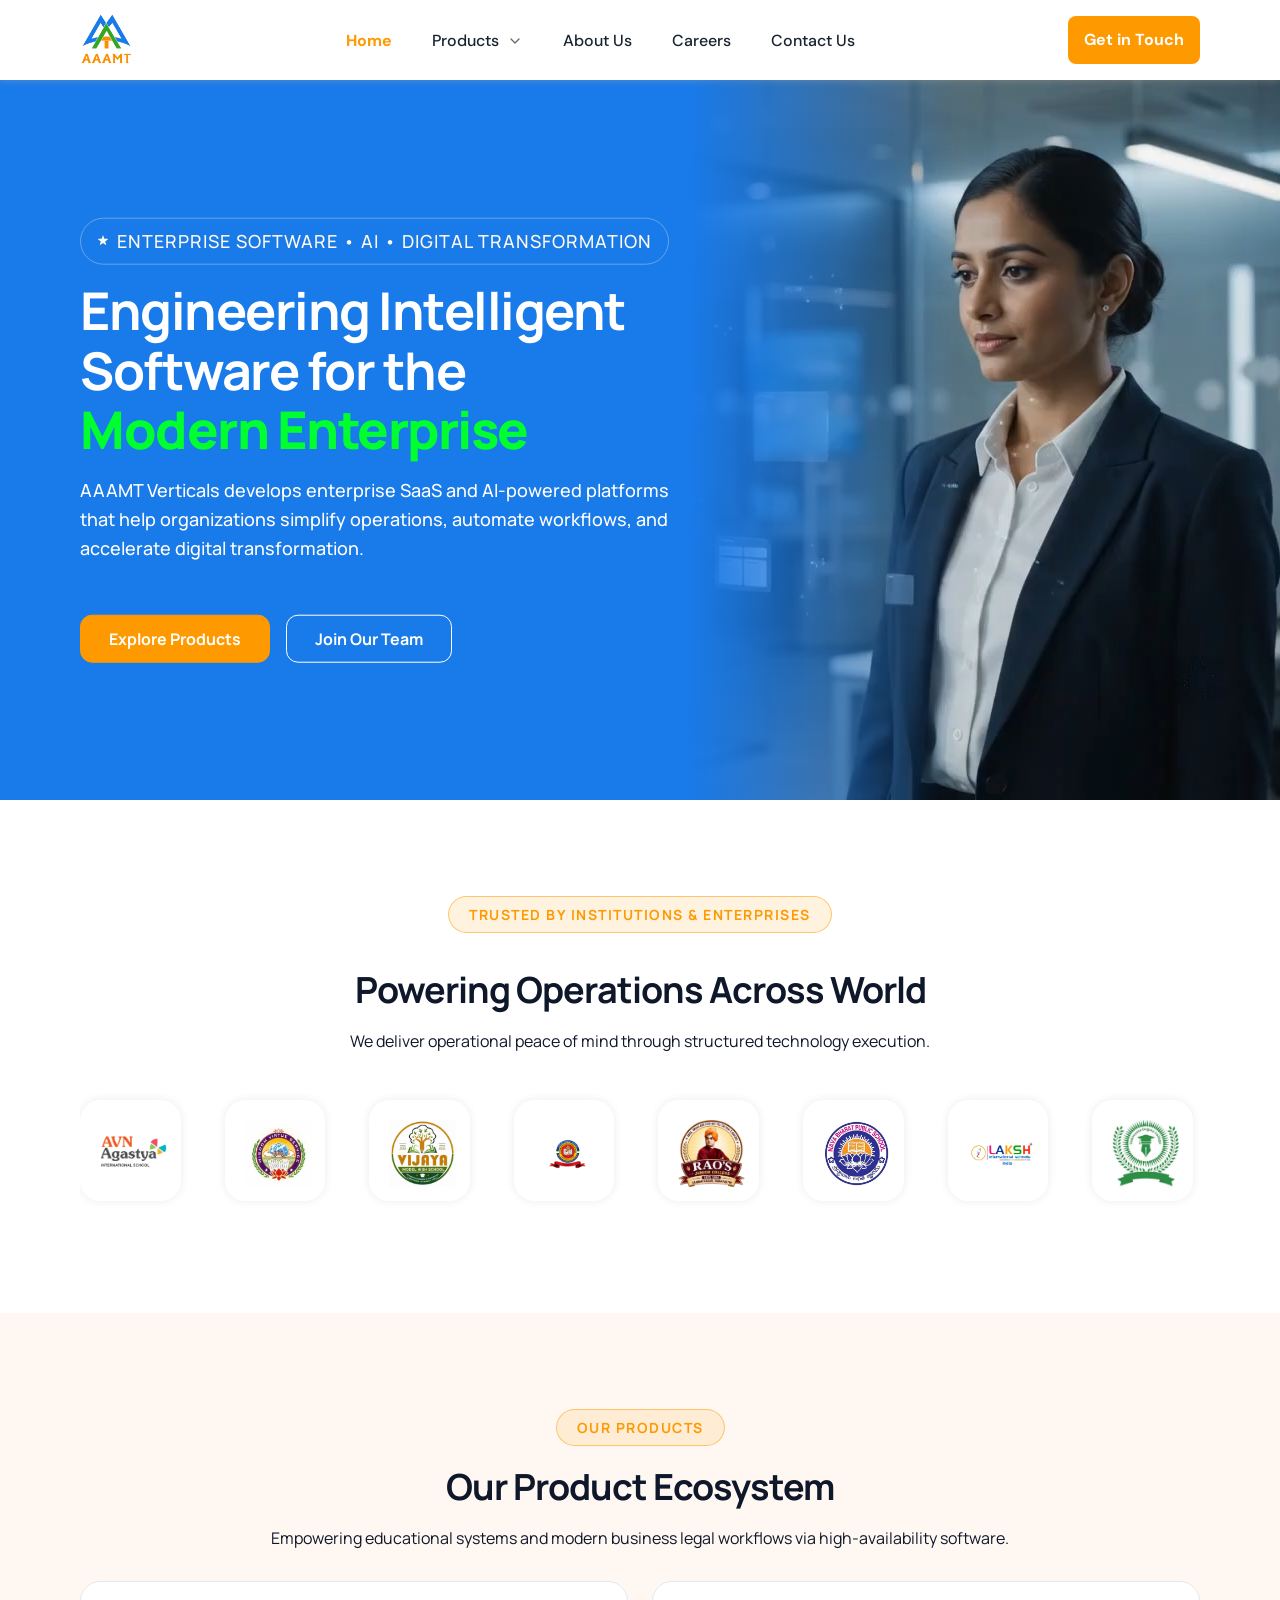
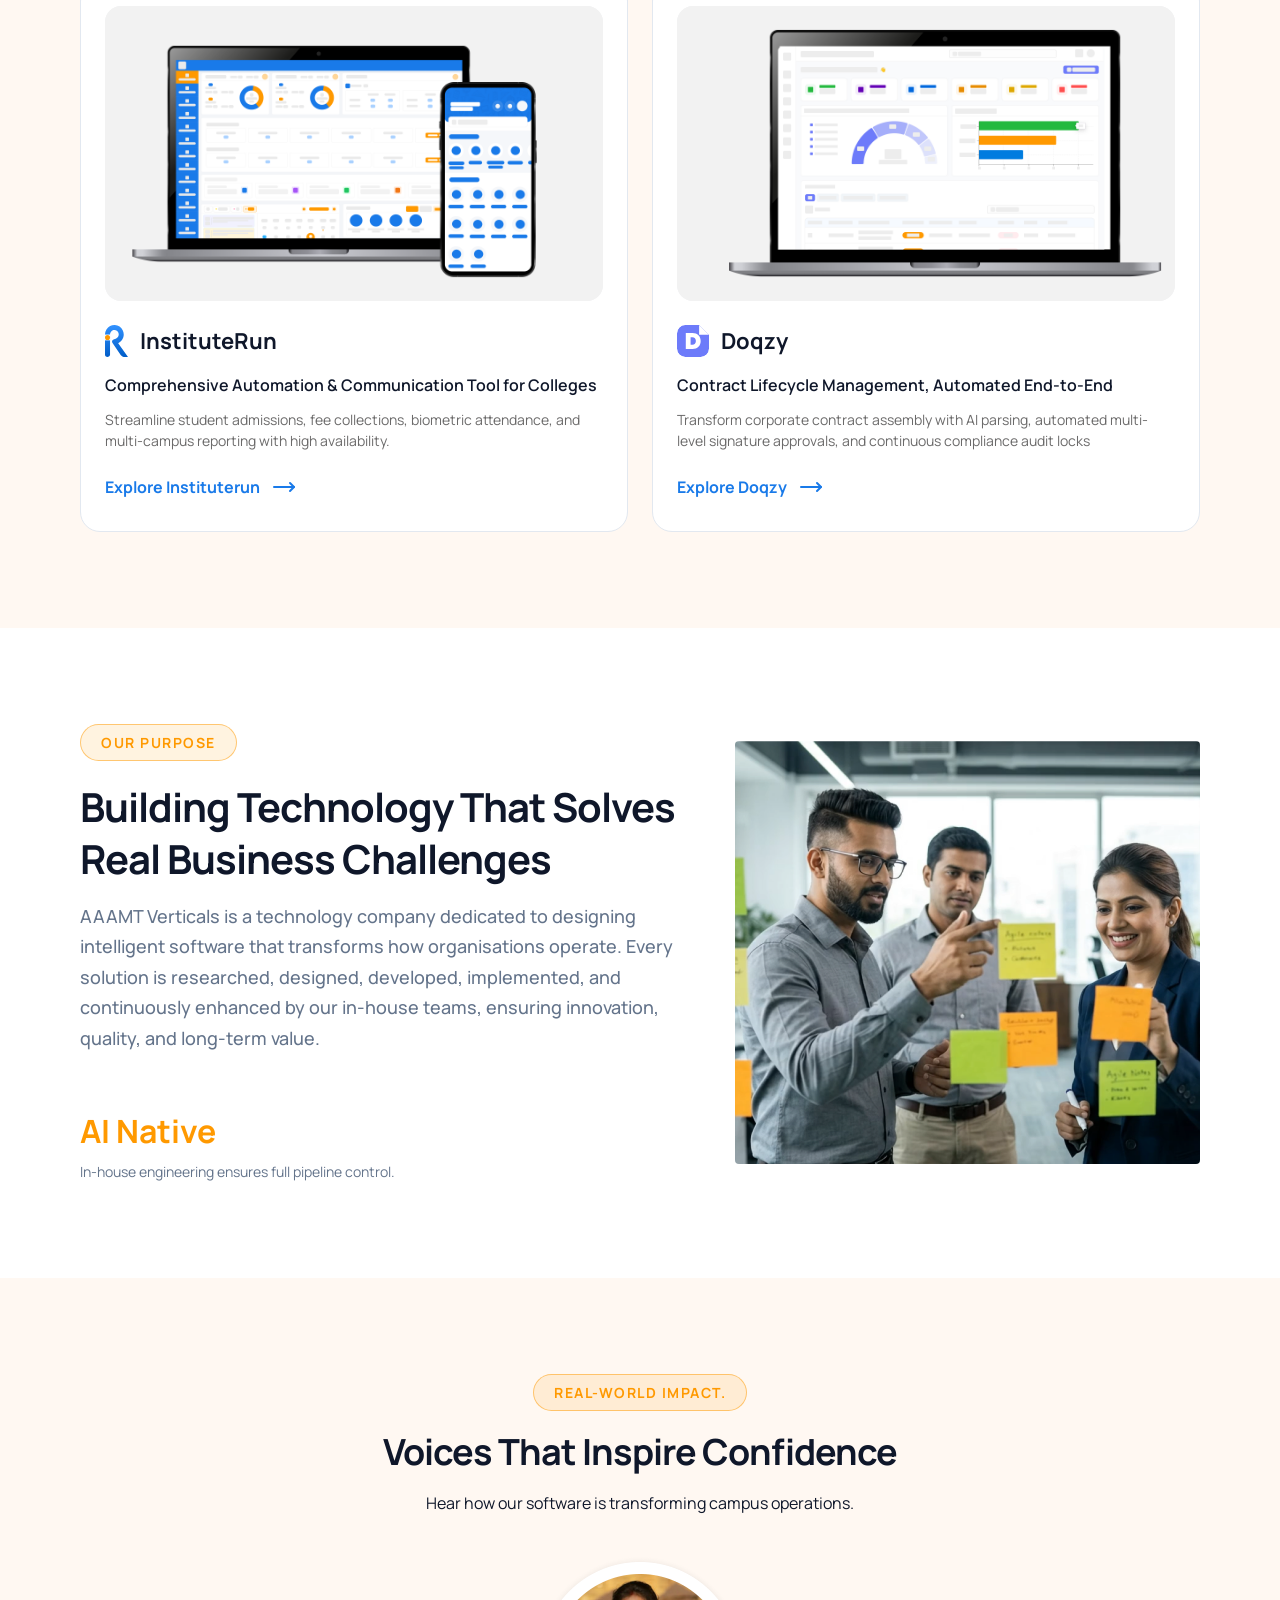
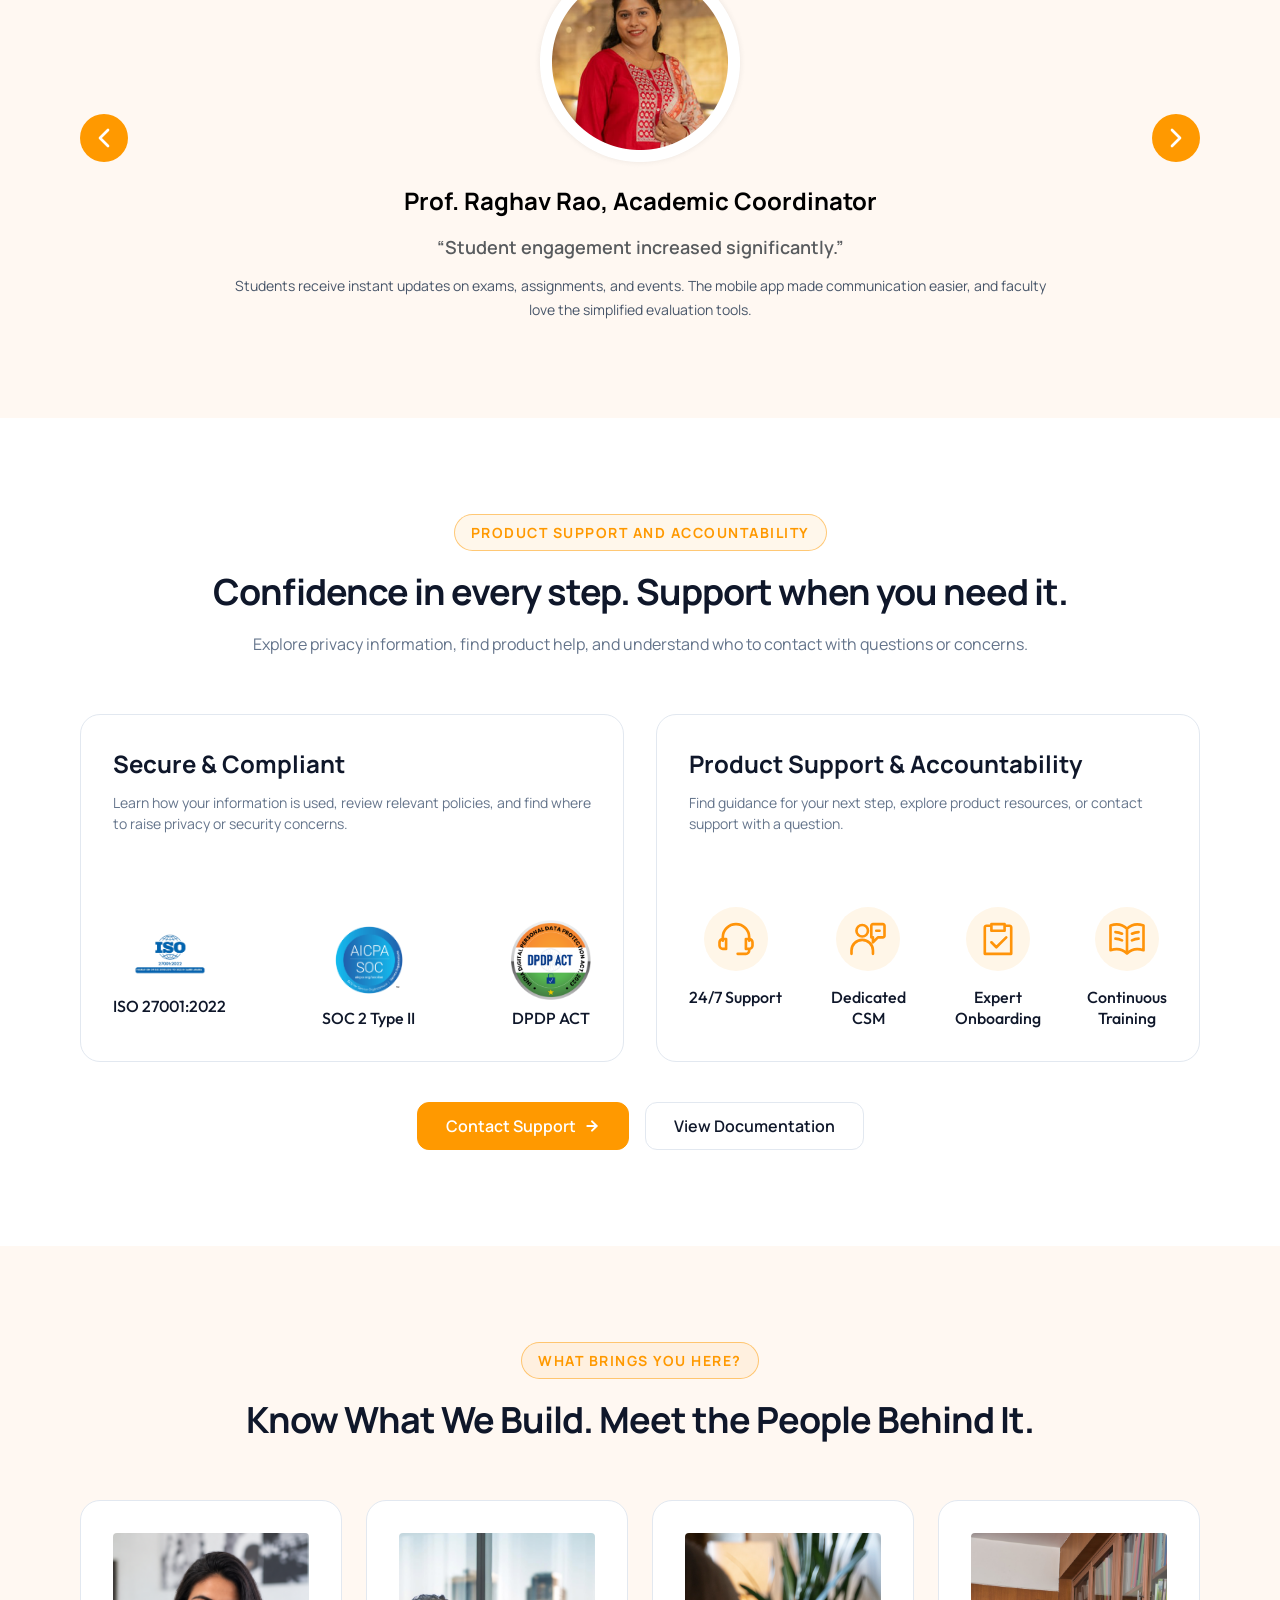
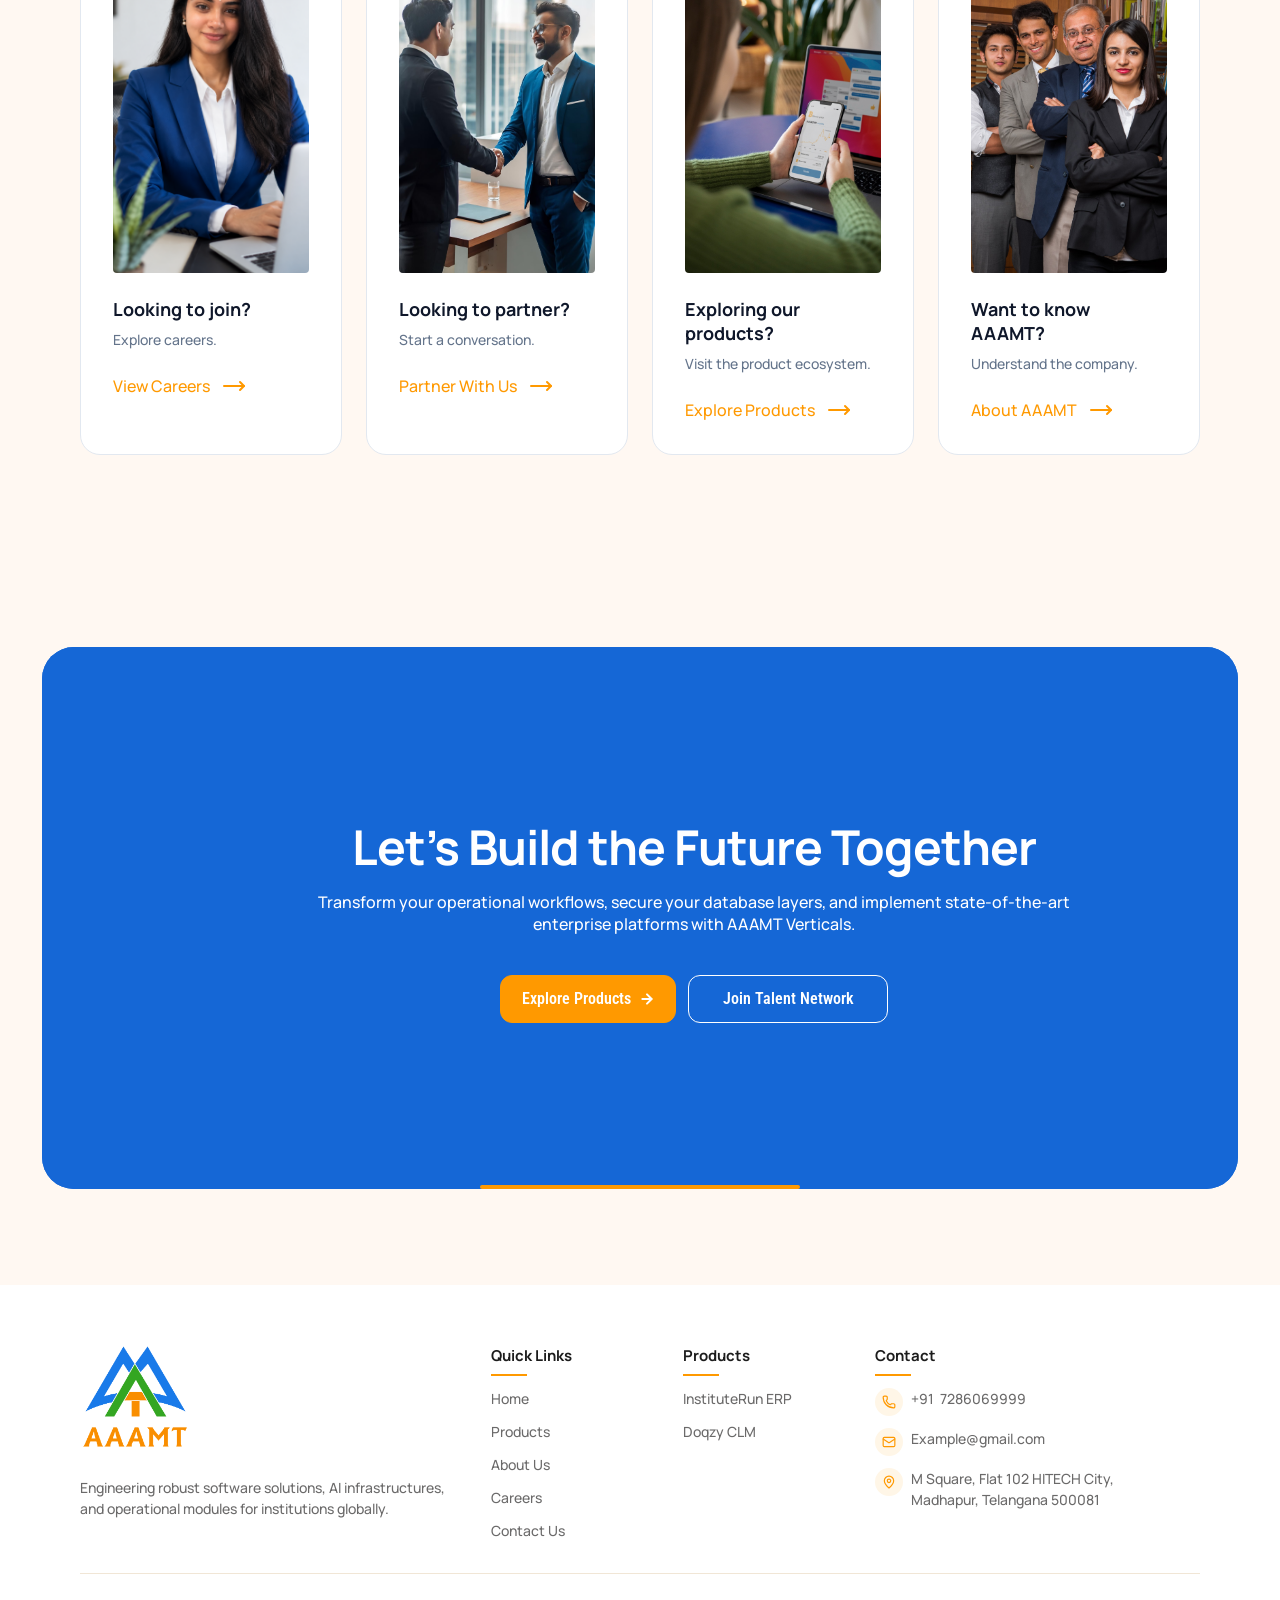
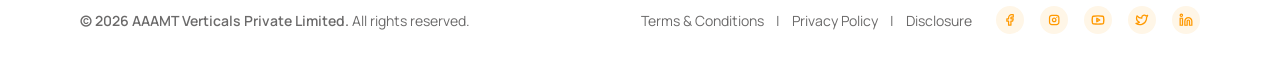
<file: index.html>
<!DOCTYPE html>
<html lang="en">
<head>
  <meta charset="UTF-8">
  <meta name="viewport" content="width=device-width, initial-scale=1">
  <title>AAAMT Verticals</title>
  <link rel="preconnect" href="https://fonts.googleapis.com">
  <link rel="preconnect" href="https://fonts.gstatic.com" crossorigin>
  <link href="https://fonts.googleapis.com/css2?family=DM+Sans:opsz,wght@14,500;14,700&family=Manrope:wght@400;500;600;700;800&family=Outfit:wght@500;800&family=Roboto+Condensed:wght@600&display=swap" rel="stylesheet">
  <link rel="stylesheet" href="css/base.css?v=resp1">
  <link rel="stylesheet" href="css/home.css?v=resp1">
</head>
<body>
  <header class="site-header">
    <div class="header-inner">
      <a class="logo" href="index.html"><img src="assets/images/logo-header.png" alt="AAAMT" width="53" height="52"></a>
      <button class="nav-toggle" type="button" aria-expanded="false" aria-label="Open menu"><span></span><span></span><span></span></button>
      <nav class="site-nav" id="site-nav">
        <a class="nav-link is-current" href="index.html">Home</a>
        <div class="nav-drop">
          <button class="nav-link nav-drop-btn" type="button" aria-expanded="false">Products <img src="assets/icons/chevron.svg" alt="" width="16" height="16"></button>
          <div class="nav-drop-panel">
            <div class="mega">
              <a class="mega-card" href="https://instituterun.com/" target="_blank" rel="noopener noreferrer"><img src="assets/images/inst_product.png" alt="InstituteRun. Comprehensive Automation and Communication Tool for Colleges"></a>
              <a class="mega-card" href="https://doqzy.com/" target="_blank" rel="noopener noreferrer"><img src="assets/images/Doqzy_prod.png" alt="Doqzy. Contract Lifecycle Management, Automated End-to-End"></a>
              <a class="mega-note" href="about.html"><p>Purpose-built SaaS products for Indian enterprises</p><span>Learn more about AAAMT <img src="assets/icons/arrow-orange.svg" alt="" width="18" height="18"></span></a>
            </div>
          </div>
        </div>
        <a class="nav-link" href="about.html">About Us</a>
        <a class="nav-link" href="careers.html">Careers</a>
        <a class="nav-link" href="contact.html">Contact Us</a>
        <a class="btn btn-orange mobile-cta" href="contact.html">Get in Touch</a>
      </nav>
      <a class="btn btn-orange" href="contact.html">Get in Touch</a>
    </div>
  </header>

  <main>
    <section class="hero" data-hero-rotator>
      <div class="hero-frame">
      <video class="hero-photo is-active" autoplay muted playsinline preload="auto" poster="assets/images/hero.png" data-hero-video="0" aria-label="Technology professional in a glass-walled office">
        <source src="assets/videos/hero.mp4" type="video/mp4">
      </video>
      <video class="hero-photo" muted playsinline preload="auto" data-hero-video="1" aria-label="Professionals collaborating in a modern office">
        <source src="assets/videos/hero3.mp4" type="video/mp4">
      </video>
      <div class="hero-wash"></div>
      <div class="hero-copy is-active" data-hero-panel="0">
        <div>
          <p class="hero-badge"><img src="assets/icons/rotate.svg" alt="" width="12" height="12"> ENTERPRISE SOFTWARE • AI • DIGITAL TRANSFORMATION</p>
          <h1>Engineering Intelligent Software for the <span>Modern Enterprise</span></h1>
          <p>AAAMT Verticals develops enterprise SaaS and AI-powered platforms that help organizations simplify operations, automate workflows, and accelerate digital transformation.</p>
        </div>
        <div class="hero-actions">
          <a class="btn btn-orange" href="#products" data-open-products>Explore Products</a>
          <a class="btn btn-white" href="careers.html">Join Our Team</a>
        </div>
      </div>
      <div class="hero-copy" data-hero-panel="1" aria-hidden="true">
        <div>
          <p class="hero-badge hero-badge-star"><span aria-hidden="true">★</span> TRUSTED PARTNERSHIPS. PURPOSEFUL TECHNOLOGY.</p>
          <h1>Software Built Around the <span>Work That Matters.</span></h1>
          <p>AAAMT builds practical software for organizations that rely on better ways to work — from institutional operations with InstituteRun to contract management with Doqzy.</p>
        </div>
        <div class="hero-actions">
          <a class="btn btn-orange" href="#products" data-open-products>Explore Products</a>
          <a class="btn btn-white" href="contact.html">Work With Us</a>
        </div>
      </div>
      </div>
    </section>

    <section class="trust">
      <div class="wrap">
        <p class="pill">Trusted by institutions &amp; enterprises</p>
        <h2>Powering Operations Across World</h2>
        <p class="lede">We deliver operational peace of mind through structured technology execution.</p>
        <div class="marquee" aria-label="Institution logos">
          <div class="marquee-track">
            <div class="logo-set">
              <div class="logo-tile"><img src="assets/logos/logo-01.png" alt=""></div>
              <div class="logo-tile"><img src="assets/logos/logo-02.png" alt=""></div>
              <div class="logo-tile"><img src="assets/logos/logo-03.png" alt=""></div>
              <div class="logo-tile"><img src="assets/logos/logo-04.png" alt=""></div>
              <div class="logo-tile"><img src="assets/logos/logo-05.png" alt=""></div>
              <div class="logo-tile"><img src="assets/logos/logo-06.png" alt=""></div>
              <div class="logo-tile"><img src="assets/logos/logo-07.png" alt=""></div>
              <div class="logo-tile"><img src="assets/logos/logo-08.png" alt=""></div>
              <div class="logo-tile"><img src="assets/logos/logo-09.png" alt=""></div>
              <div class="logo-tile"><img src="assets/logos/logo-10.png" alt=""></div>
              <div class="logo-tile"><img src="assets/logos/logo-11.png" alt=""></div>
              <div class="logo-tile"><img src="assets/logos/logo-12.png" alt=""></div>
              <div class="logo-tile"><img src="assets/logos/logo-13.png" alt=""></div>
            </div>
            <div class="logo-set" aria-hidden="true">
              <div class="logo-tile"><img src="assets/logos/logo-01.png" alt=""></div>
              <div class="logo-tile"><img src="assets/logos/logo-02.png" alt=""></div>
              <div class="logo-tile"><img src="assets/logos/logo-03.png" alt=""></div>
              <div class="logo-tile"><img src="assets/logos/logo-04.png" alt=""></div>
              <div class="logo-tile"><img src="assets/logos/logo-05.png" alt=""></div>
              <div class="logo-tile"><img src="assets/logos/logo-06.png" alt=""></div>
              <div class="logo-tile"><img src="assets/logos/logo-07.png" alt=""></div>
              <div class="logo-tile"><img src="assets/logos/logo-08.png" alt=""></div>
              <div class="logo-tile"><img src="assets/logos/logo-09.png" alt=""></div>
              <div class="logo-tile"><img src="assets/logos/logo-10.png" alt=""></div>
              <div class="logo-tile"><img src="assets/logos/logo-11.png" alt=""></div>
              <div class="logo-tile"><img src="assets/logos/logo-12.png" alt=""></div>
              <div class="logo-tile"><img src="assets/logos/logo-13.png" alt=""></div>
            </div>
          </div>
        </div>
      </div>
    </section>

    <section class="products-home">
      <div class="wrap">
        <div class="intro">
          <p class="pill">Our Products</p>
          <h2>Our Product Ecosystem</h2>
          <p class="lede">Empowering educational systems and modern business legal workflows via high-availability software.</p>
        </div>
        <div class="product-grid">
          <article class="product-card">
            <a class="product-visual" href="https://instituterun.com/" target="_blank" rel="noopener noreferrer">
              <img src="assets/images/InstituteRun.png" alt="InstituteRun on a laptop and phone">
            </a>
            <div class="product-name"><img src="assets/icons/instituterun.svg" alt="" width="23" height="32"> InstituteRun</div>
            <h3>Comprehensive Automation &amp; Communication Tool for Colleges</h3>
            <p>Streamline student admissions, fee collections, biometric attendance, and multi-campus reporting with high availability.</p>
            <a class="product-link" href="https://instituterun.com/" target="_blank" rel="noopener noreferrer">Explore Instituterun <img src="assets/icons/arrow-blue.svg" alt="" width="24" height="24"></a>
          </article>
          <article class="product-card">
            <a class="product-visual" href="https://doqzy.com/" target="_blank" rel="noopener noreferrer">
              <img src="assets/images/Doqzy.png" alt="Doqzy contract dashboard on a laptop">
            </a>
            <div class="product-name"><img class="doqzy-mark" src="assets/icons/doqzy.svg?v=2" alt="" width="32" height="32"> Doqzy</div>
            <h3>Contract Lifecycle Management, Automated End-to-End</h3>
            <p>Transform corporate contract assembly with AI parsing, automated multi-level signature approvals, and continuous compliance audit locks</p>
            <a class="product-link" href="https://doqzy.com/" target="_blank" rel="noopener noreferrer">Explore Doqzy <img src="assets/icons/arrow-blue.svg" alt="" width="24" height="24"></a>
          </article>
        </div>
      </div>
    </section>

    <section class="purpose">
      <div class="wrap purpose-grid">
        <div>
          <p class="pill">Our Purpose</p>
          <h2>Building Technology That Solves Real Business Challenges</h2>
          <p class="body">AAAMT Verticals is a technology company dedicated to designing intelligent software that transforms how organisations operate. Every solution is researched, designed, developed, implemented, and continuously enhanced by our in-house teams, ensuring innovation, quality, and long-term value.</p>
          <div class="stat">
            <strong>AI Native</strong>
            <span>In-house engineering ensures full pipeline control.</span>
          </div>
        </div>
        <video class="purpose-photo" autoplay muted loop playsinline poster="assets/images/purpose.png" aria-label="Team reviewing work on coloured notes in an office">
          <source src="assets/videos/hero-2.mp4" type="video/mp4">
        </video>
      </div>
    </section>

    <section class="voices" data-testimonials>
      <div class="wrap">
        <p class="pill">Real-World Impact.</p>
        <h2>Voices That Inspire Confidence</h2>
        <p class="lede">Hear how our software is transforming campus operations.</p>
        <div class="voice-row">
          <button class="voice-btn prev" type="button" data-prev aria-label="Previous testimonial"><img src="assets/icons/arrow-right-white.svg" alt="" width="32" height="32"></button>
          <div>
            <img class="avatar" data-photo src="assets/images/avatar-b.png" alt="">
            <h3 data-name></h3>
            <blockquote data-quote></blockquote>
            <p class="quote-body" data-body></p>
          </div>
          <button class="voice-btn next" type="button" data-next aria-label="Next testimonial"><img src="assets/icons/arrow-right-white.svg" alt="" width="32" height="32"></button>
        </div>
      </div>
    </section>

    <section class="section support" id="support">
      <div class="wrap">
        <div class="center">
          <p class="pill">Product support and accountability</p>
          <h2>Confidence in every step. Support when you need it.</h2>
          <p class="lede">Explore privacy information, find product help, and understand who to contact with questions or concerns.</p>
        </div>
        <div class="support-grid">
          <article class="support-card">
            <div>
              <h3>Secure &amp; Compliant</h3>
              <p>Learn how your information is used, review relevant policies, and find where to raise privacy or security concerns.</p>
            </div>
            <div class="badge-row">
              <figure><img src="assets/images/badge-iso.png" alt=""><figcaption>ISO 27001:2022</figcaption></figure>
              <figure><img src="assets/images/badge-soc.png" alt=""><figcaption>SOC 2 Type II</figcaption></figure>
              <figure><img src="assets/images/badge-dpdp.png" alt=""><figcaption>DPDP ACT</figcaption></figure>
            </div>
          </article>
          <article class="support-card">
            <div>
              <h3>Product Support &amp; Accountability</h3>
              <p>Find guidance for your next step, explore product resources, or contact support with a question.</p>
            </div>
            <div class="icon-row">
              <figure><img src="assets/icons/support.svg" alt="" width="80" height="80"><figcaption>24/7 Support</figcaption></figure>
              <figure><img src="assets/icons/csm.svg" alt="" width="80" height="80"><figcaption>Dedicated<br>CSM</figcaption></figure>
              <figure><img src="assets/icons/onboarding.svg" alt="" width="80" height="80"><figcaption>Expert<br>Onboarding</figcaption></figure>
              <figure><img src="assets/icons/training.svg" alt="" width="80" height="80"><figcaption>Continuous<br>Training</figcaption></figure>
            </div>
          </article>
        </div>
        <div class="support-actions">
          <a class="btn btn-orange" href="contact.html">Contact Support <img src="assets/icons/arrow-right.svg" alt="" width="16" height="16"></a>
          <a class="btn btn-ghost" href="contact.html">View Documentation</a>
        </div>
      </div>
    </section>

    <section class="section paths">
      <div class="wrap">
        <div class="center"><p class="pill">What brings you here?</p></div>
        <h2>Know What We Build. Meet the People Behind It.</h2>
        <div class="path-grid">
          <article class="path-card">
            <img src="assets/images/path-join.png" alt="Professional seated at a laptop">
            <h3>Looking to join?</h3>
            <p>Explore careers.</p>
            <a href="careers.html">View Careers <img src="assets/icons/arrow-orange.svg" alt="" width="24" height="24"></a>
          </article>
          <article class="path-card">
            <img src="assets/images/path-partner.png" alt="Two people shaking hands in an office">
            <h3>Looking to partner?</h3>
            <p>Start a conversation.</p>
            <a href="contact.html">Partner With Us <img src="assets/icons/arrow-orange.svg" alt="" width="24" height="24"></a>
          </article>
          <article class="path-card">
            <img src="assets/images/path-products.png" alt="Person using a phone beside a laptop">
            <h3>Exploring our products?</h3>
            <p>Visit the product ecosystem.</p>
            <a href="#products" data-open-products>Explore Products <img src="assets/icons/arrow-orange.svg" alt="" width="24" height="24"></a>
          </article>
          <article class="path-card">
            <img src="assets/images/path-about.png" alt="AAAMT team standing together">
            <h3>Want to know AAAMT?</h3>
            <p>Understand the company.</p>
            <a href="about.html">About AAAMT <img src="assets/icons/arrow-orange.svg" alt="" width="24" height="24"></a>
          </article>
        </div>
      </div>
    </section>

    <section class="cta-band">
      <div class="wrap">
        <div class="cta-card">
          <video class="cta-photo" src="assets/images/blue_however_effect.mp4" muted playsinline preload="auto" loop></video>
          <div>
            <div class="cta-copy">
              <h2>Let’s Build the Future Together</h2>
              <p>Transform your operational workflows, secure your database layers, and implement state-of-the-art enterprise platforms with AAAMT Verticals.</p>
            </div>
            <div class="cta-actions">
              <a class="btn btn-orange" href="#products" data-open-products>Explore Products <img src="assets/icons/arrow-cta.svg" alt="" width="16" height="16"></a>
              <a class="btn btn-white" href="careers.html#talent">Join Talent Network</a>
            </div>
          </div>
          <span class="cta-signal"></span>
        </div>
      </div>
    </section>
  </main>

  <footer class="site-footer">
    <div class="wrap">
      <div class="footer-grid">
        <div class="footer-brand">
          <img class="footer-logo" src="assets/images/logo-footer.png" alt="AAAMT">
          <p>Engineering robust software solutions, AI infrastructures, and operational modules for institutions globally.</p>
        </div>
        <div class="footer-col">
          <h2>Quick Links</h2>
          <a href="index.html">Home</a>
          <a href="#products" data-open-products>Products</a>
          <a href="about.html">About Us</a>
          <a href="careers.html">Careers</a>
          <a href="contact.html">Contact Us</a>
        </div>
        <div class="footer-col">
          <h2>Products</h2>
          <a href="https://instituterun.com/" target="_blank" rel="noopener noreferrer">InstituteRun ERP</a>
          <a href="https://doqzy.com/" target="_blank" rel="noopener noreferrer">Doqzy CLM</a>
        </div>
        <div class="footer-col">
          <h2>Contact</h2>
          <div class="contact-row"><span class="icon-bubble"><img src="assets/icons/phone.svg" alt="" width="14" height="14"></span><p>+91&nbsp;&nbsp;7286069999</p></div>
          <div class="contact-row"><span class="icon-bubble"><img src="assets/icons/mail.svg" alt="" width="14" height="14"></span><p>Example@gmail.com</p></div>
          <div class="contact-row"><span class="icon-bubble"><img src="assets/icons/pin.svg" alt="" width="14" height="14"></span><p>M Square, Flat 102 HITECH City,<br>Madhapur, Telangana 500081</p></div>
        </div>
      </div>
      <div class="footer-bottom">
        <p><strong>© 2026 AAAMT Verticals Private Limited.</strong> All rights reserved.</p>
        <div class="legal-social">
          <div class="legal">
            <a href="terms.html">Terms &amp; Conditions</a>
            <span>|</span>
            <a href="privacy.html">Privacy Policy</a>
            <span>|</span>
            <a href="disclosure.html">Disclosure</a>
          </div>
          <div class="socials">
            <a class="icon-bubble" href="https://facebook.com" aria-label="Facebook"><img src="assets/icons/facebook.svg" alt="" width="14" height="14"></a>
            <a class="icon-bubble" href="https://instagram.com" aria-label="Instagram"><img src="assets/icons/instagram.svg" alt="" width="14" height="14"></a>
            <a class="icon-bubble" href="https://youtube.com" aria-label="YouTube"><img src="assets/icons/social-3.svg" alt="" width="14" height="14"></a>
            <a class="icon-bubble" href="https://x.com" aria-label="X"><img src="assets/icons/twitter.svg" alt="" width="14" height="14"></a>
            <a class="icon-bubble" href="https://www.linkedin.com/company/aaamtverticals/?originalSubdomain=in" target="_blank" rel="noopener noreferrer" aria-label="LinkedIn"><img src="assets/icons/linkedin.svg" alt="" width="14" height="14"></a>
          </div>
        </div>
      </div>
    </div>
  </footer>
  <script src="js/nav.js?v=legal1"></script>
  <script src="js/home.js?v=hero3"></script>
</body>
</html>
</file>
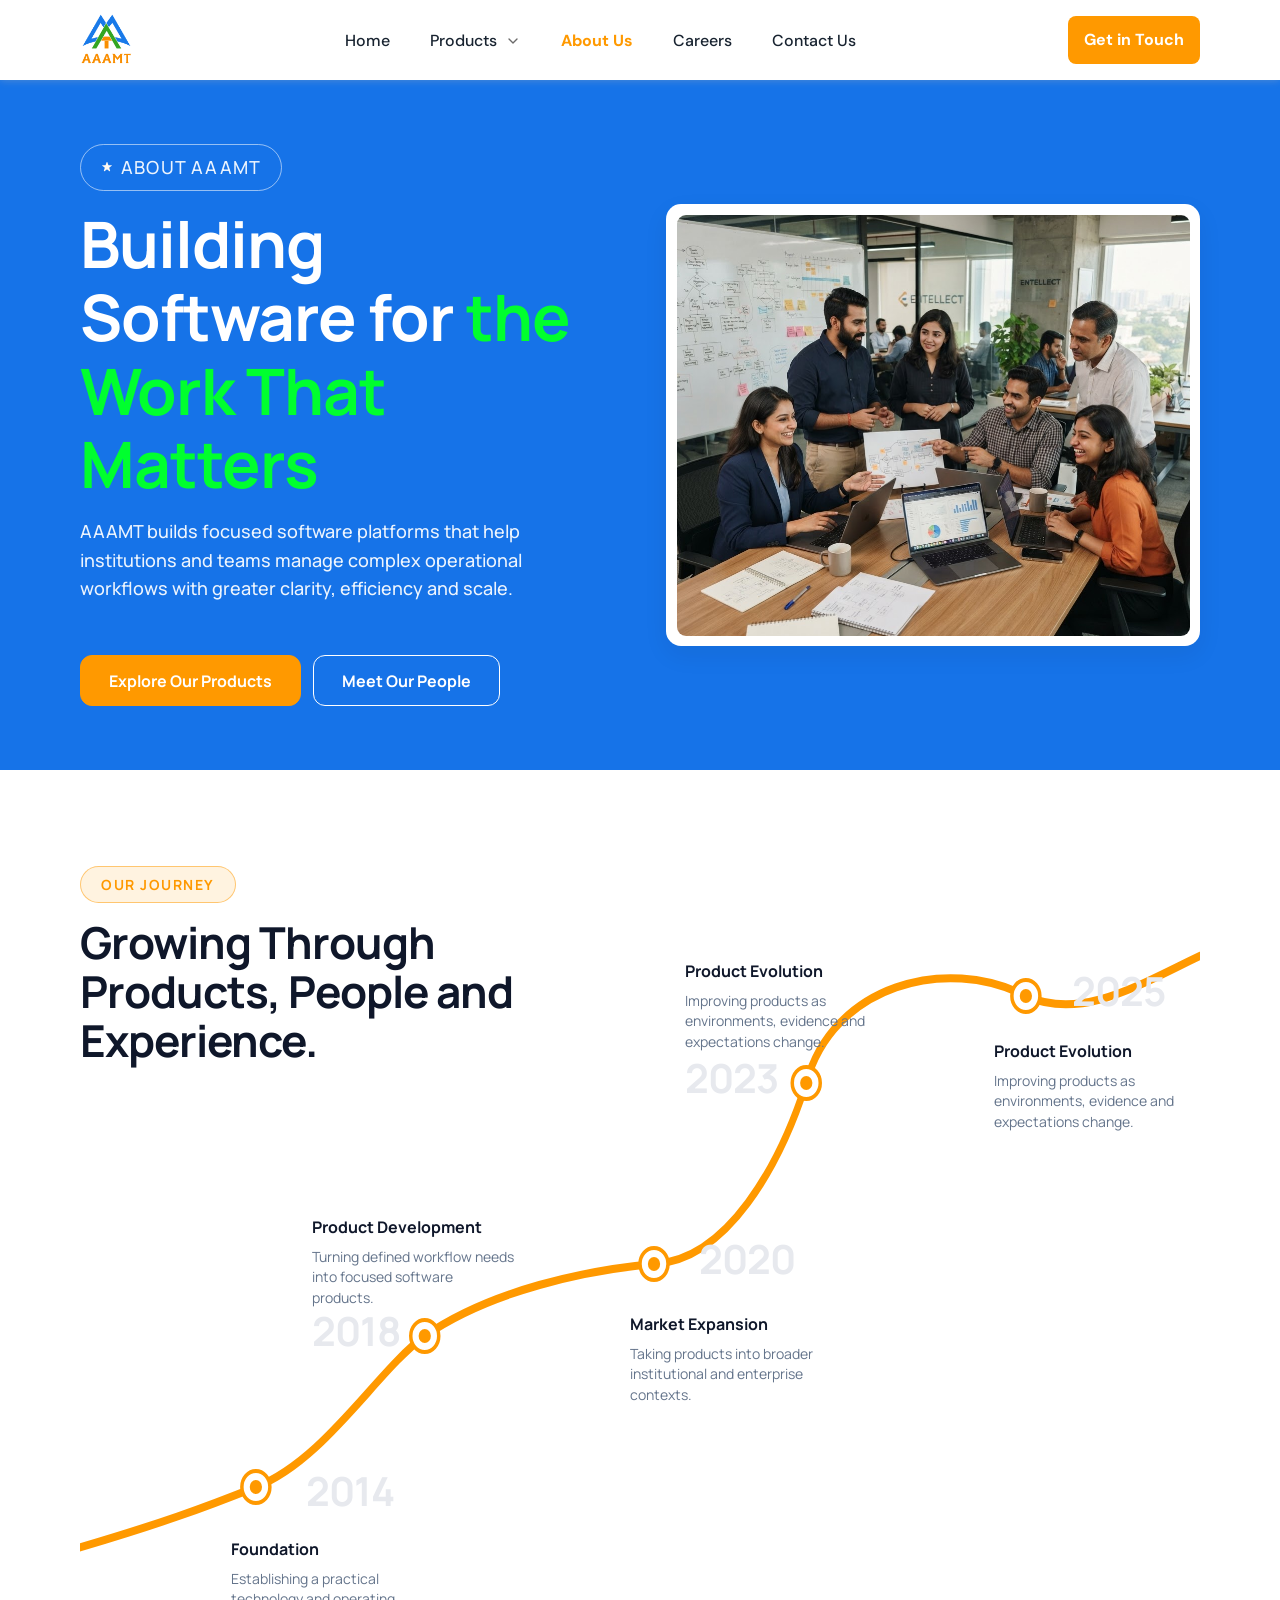
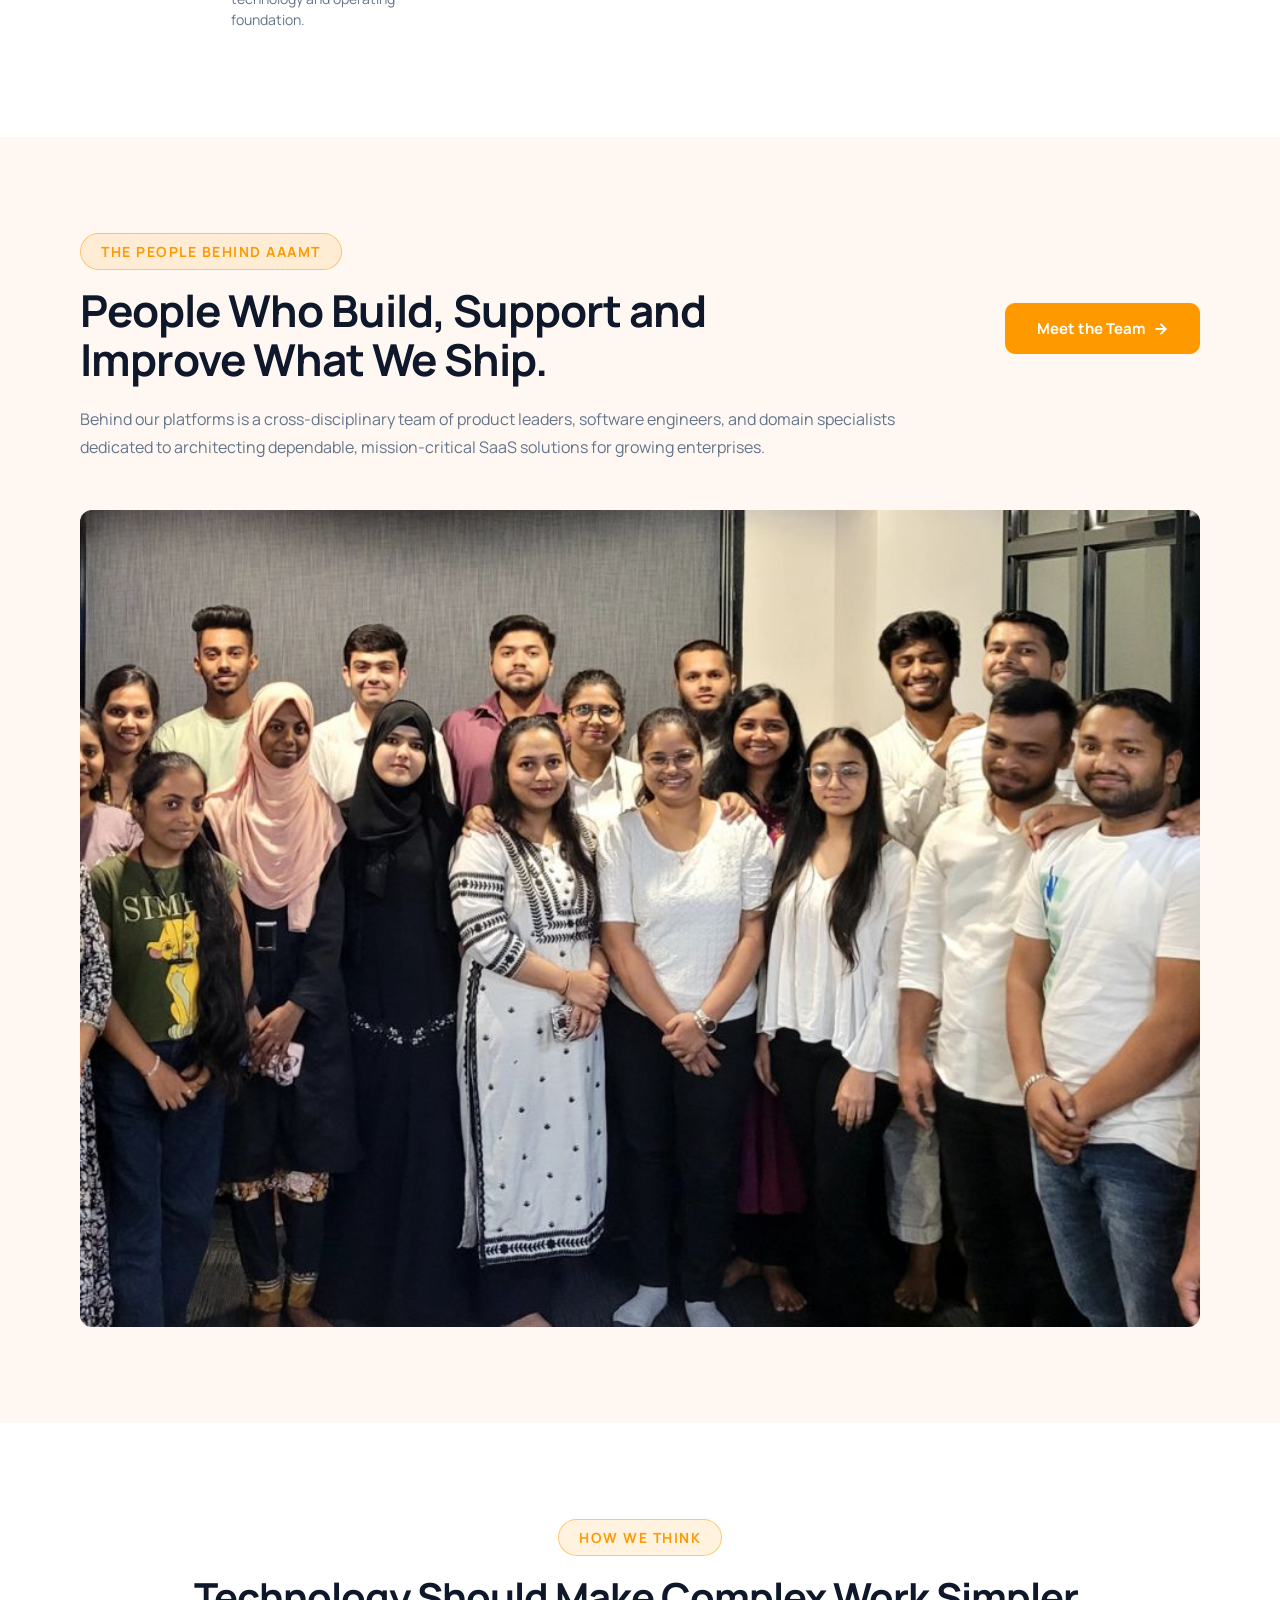
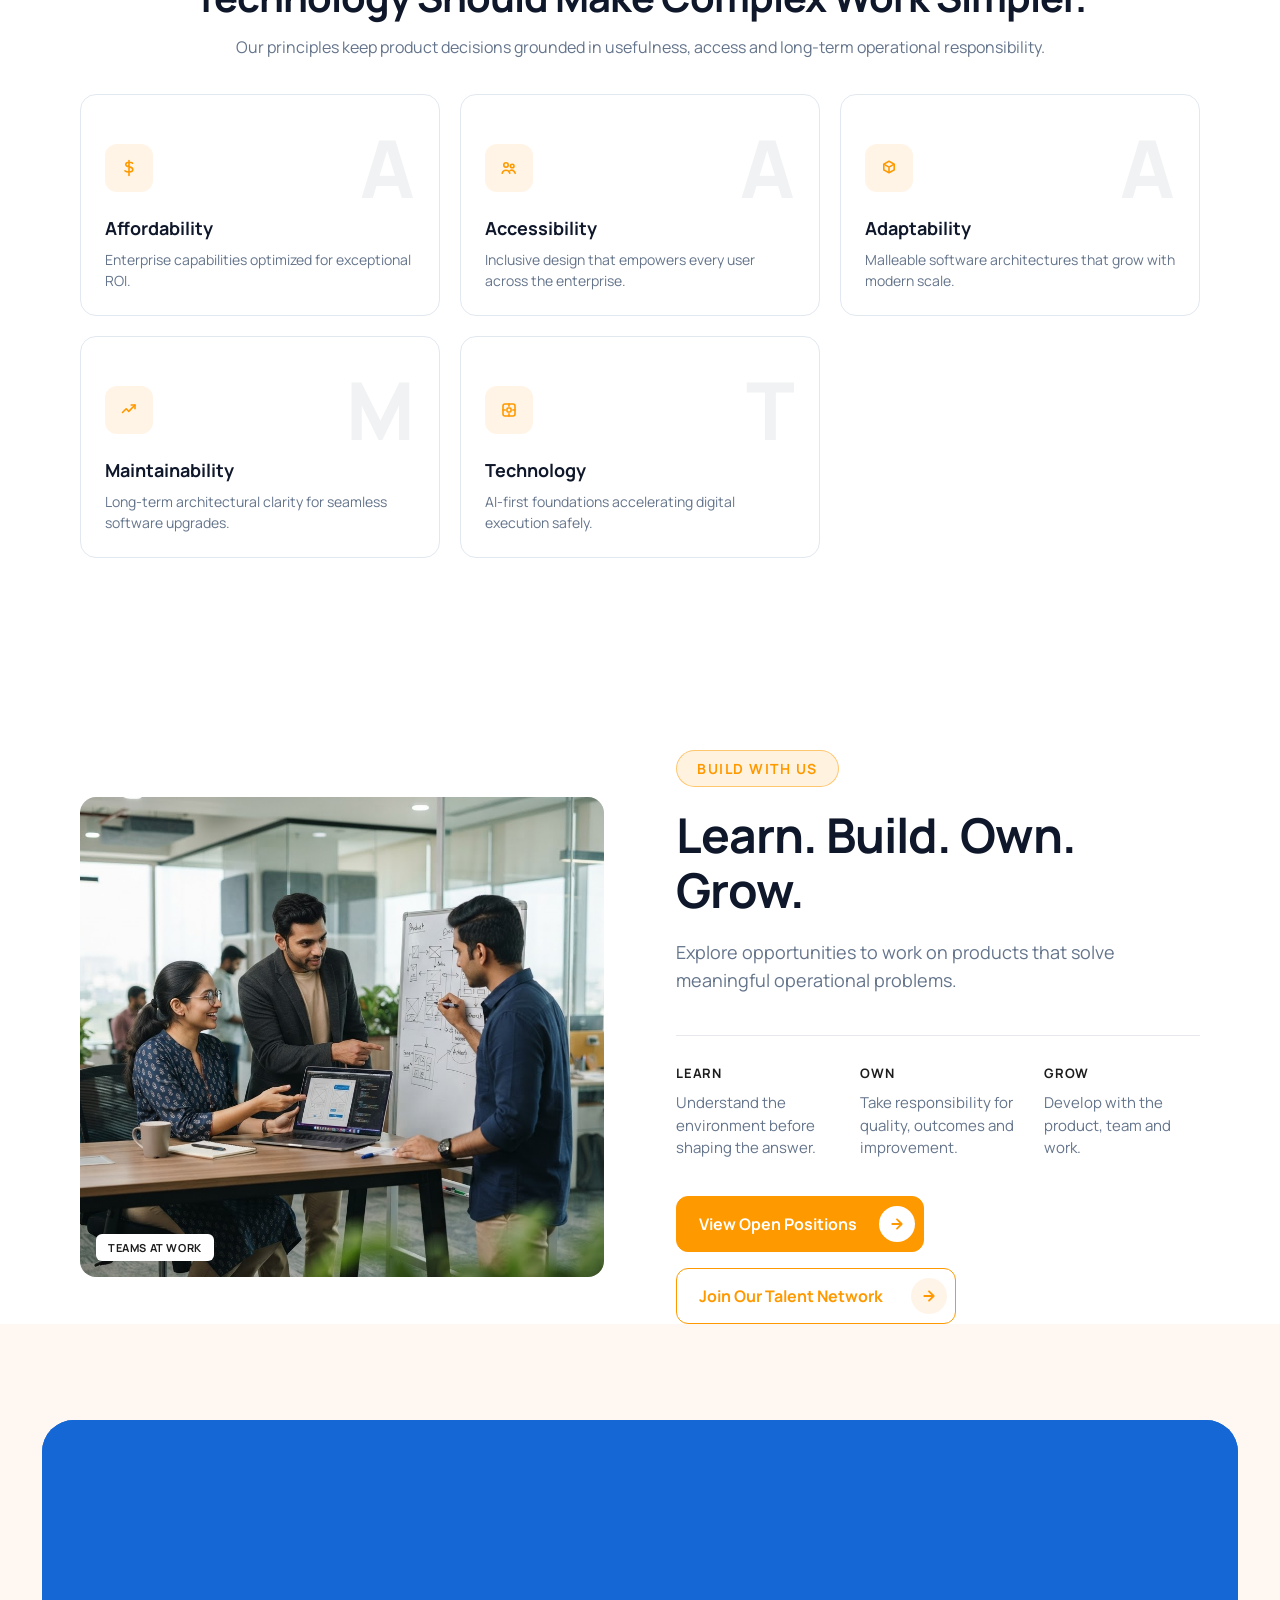
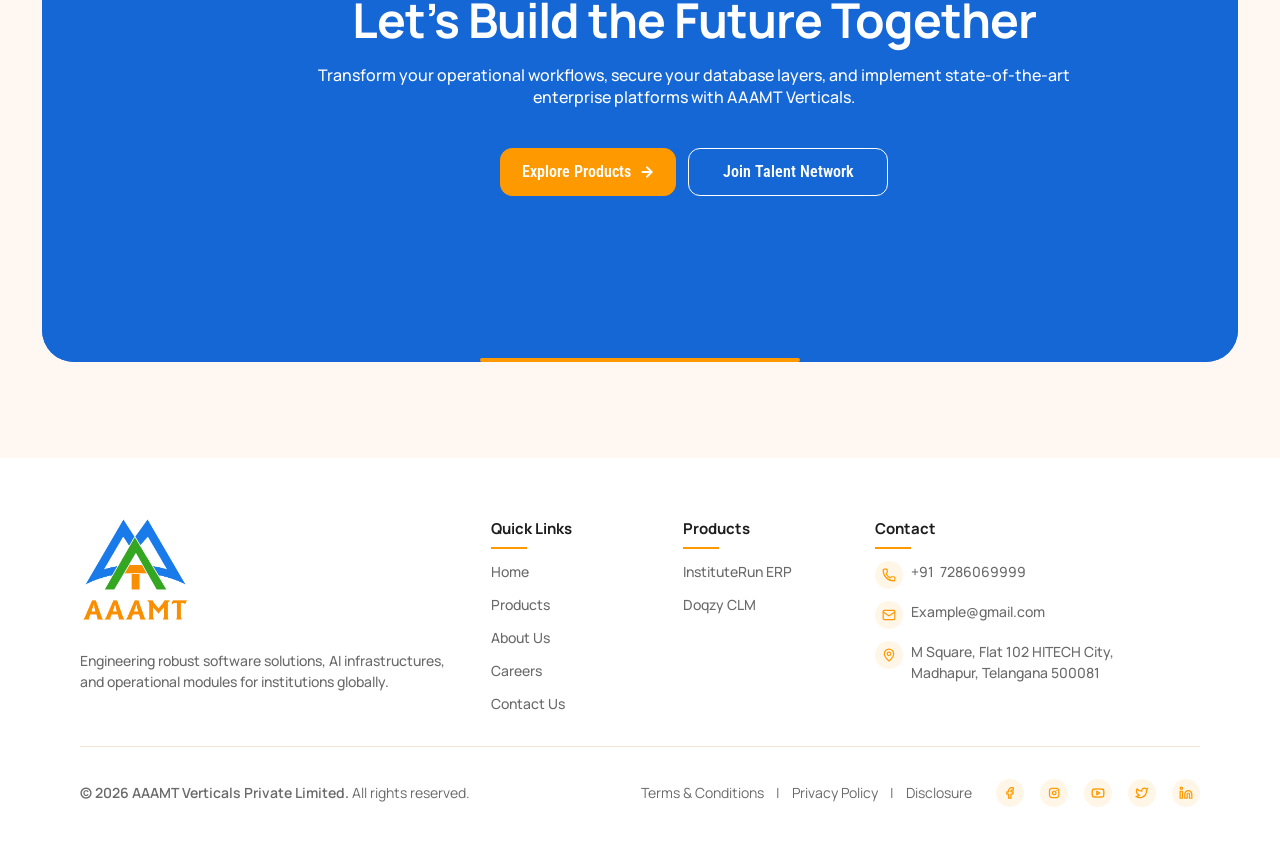
<file: about.html>
<!DOCTYPE html>
<html lang="en">
<head>
  <meta charset="UTF-8">
  <meta name="viewport" content="width=device-width, initial-scale=1">
  <title>About Us · AAAMT</title>
  <link rel="preconnect" href="https://fonts.googleapis.com">
  <link rel="preconnect" href="https://fonts.gstatic.com" crossorigin>
  <link href="https://fonts.googleapis.com/css2?family=DM+Sans:opsz,wght@14,500;14,700&family=Manrope:wght@400;500;600;700;800&family=Outfit:wght@800&family=Roboto+Condensed:wght@600&display=swap" rel="stylesheet">
  <link rel="stylesheet" href="css/base.css?v=resp1">
  <link rel="stylesheet" href="css/about.css?v=resp1">
</head>
<body>
  <header class="site-header">
    <div class="header-inner">
      <a class="logo" href="index.html"><img src="assets/images/logo-header.png" alt="AAAMT" width="53" height="52"></a>
      <button class="nav-toggle" type="button" aria-expanded="false" aria-label="Open menu"><span></span><span></span><span></span></button>
      <nav class="site-nav">
        <a class="nav-link" href="index.html">Home</a>
        <div class="nav-drop">
          <button class="nav-link nav-drop-btn" type="button" aria-expanded="false">Products <img src="assets/icons/chevron.svg" alt="" width="16" height="16"></button>
          <div class="nav-drop-panel">
            <div class="mega">
              <a class="mega-card" href="https://instituterun.com/" target="_blank" rel="noopener noreferrer"><img src="assets/images/inst_product.png" alt="InstituteRun. Comprehensive Automation and Communication Tool for Colleges"></a>
              <a class="mega-card" href="https://doqzy.com/" target="_blank" rel="noopener noreferrer"><img src="assets/images/Doqzy_prod.png" alt="Doqzy. Contract Lifecycle Management, Automated End-to-End"></a>
              <a class="mega-note" href="about.html"><p>Purpose-built SaaS products for Indian enterprises</p><span>Learn more about AAAMT <img src="assets/icons/arrow-orange.svg" alt="" width="18" height="18"></span></a>
            </div>
          </div>
        </div>
        <a class="nav-link is-current" href="about.html">About Us</a>
        <a class="nav-link" href="careers.html">Careers</a>
        <a class="nav-link" href="contact.html">Contact Us</a>
        <a class="btn btn-orange mobile-cta" href="contact.html">Get in Touch</a>
      </nav>
      <a class="btn btn-orange" href="contact.html">Get in Touch</a>
    </div>
  </header>
  <main>
    <section class="about-hero">
      <div class="wrap about-hero-grid">
        <div>
          <p class="pill pill-on-blue"><img src="assets/icons/rotate.svg" alt="" width="12" height="12"> About AAAMT</p>
          <h1>Building Software for <span>the Work That Matters</span></h1>
          <p>AAAMT builds focused software platforms that help institutions and teams manage complex operational workflows with greater clarity, efficiency and scale.</p>
          <div class="hero-actions">
            <a class="btn btn-orange" href="products.html">Explore Our Products</a>
            <a class="btn btn-white" href="#people">Meet Our People</a>
          </div>
        </div>
        <div class="about-hero-frame">
          <img class="about-hero-photo" src="assets/images/about_us_top.jpg" alt="Indian technology team collaborating around a laptop">
        </div>
      </div>
    </section>

    <section class="journey" id="journey">
      <div class="wrap">
        <p class="pill">Our journey</p>
        <div class="journey-map">
          <h2>Growing Through Products, People and Experience.</h2>
          <svg class="journey-line" viewBox="0 0 1280 726" preserveAspectRatio="none" aria-hidden="true">
            <path d="M-30 640 C 90 610, 150 590, 201 572 C 280 545, 340 455, 394 421 C 470 375, 580 355, 656 349 C 740 345, 800 250, 830 168 C 860 70, 990 40, 1081 81 C 1160 112, 1240 50, 1340 18" fill="none" stroke="#ff9900" stroke-width="8" stroke-linecap="round"/>
            <g fill="#fff" stroke="#ff9900" stroke-width="4">
              <circle cx="201" cy="572" r="16"/>
              <circle cx="394" cy="421" r="16"/>
              <circle cx="656" cy="349" r="16"/>
              <circle cx="830" cy="168" r="16"/>
              <circle cx="1081" cy="81" r="16"/>
            </g>
            <g fill="#ff9900">
              <circle cx="201" cy="572" r="7"/>
              <circle cx="394" cy="421" r="7"/>
              <circle cx="656" cy="349" r="7"/>
              <circle cx="830" cy="168" r="7"/>
              <circle cx="1081" cy="81" r="7"/>
            </g>
          </svg>
          <span class="year y2014">2014</span>
          <span class="year y2018">2018</span>
          <span class="year y2020">2020</span>
          <span class="year y2023">2023</span>
          <span class="year y2025">2025</span>
          <div class="note n2014"><h3>Foundation</h3><p>Establishing a practical technology and operating foundation.</p></div>
          <div class="note n2018"><h3>Product Development</h3><p>Turning defined workflow needs into focused software products.</p></div>
          <div class="note n2020"><h3>Market Expansion</h3><p>Taking products into broader institutional and enterprise contexts.</p></div>
          <div class="note n2023"><h3>Product Evolution</h3><p>Improving products as environments, evidence and expectations change.</p></div>
          <div class="note n2025"><h3>Product Evolution</h3><p>Improving products as environments, evidence and expectations change.</p></div>
        </div>
      </div>
    </section>

    <section class="people" id="people">
      <div class="wrap">
        <div class="people-top">
          <div>
            <p class="pill">The people behind AAAMT</p>
            <h2>People Who Build, Support and Improve What We Ship.</h2>
            <p class="people-lede">Behind our platforms is a cross-disciplinary team of product leaders, software engineers, and domain specialists dedicated to architecting dependable, mission-critical SaaS solutions for growing enterprises.</p>
          </div>
          <a class="btn btn-orange btn-compact" href="careers.html">Meet the Team <img src="assets/icons/arrow-cta.svg" alt="" width="16" height="16"></a>
        </div>
        <img class="people-photo" src="assets/images/about_us_2.png" alt="The AAAMT team standing together">
      </div>
    </section>

    <section class="section principles">
      <div class="wrap">
        <div class="center">
          <p class="pill">How we think</p>
          <h2>Technology Should Make Complex Work Simpler.</h2>
          <p class="lede">Our principles keep product decisions grounded in usefulness, access and long-term operational responsibility.</p>
        </div>
        <div class="principle-grid">
          <article class="principle">
            <span class="letter">A</span>
            <span class="principle-icon" aria-hidden="true"><svg width="20" height="20" viewBox="0 0 20 20" fill="none"><path d="M10 2.5v15M13.5 5.2c-.8-.7-2-.9-3.5-.9-2 0-3.2.8-3.2 2.1 0 3.4 7 1.6 7 5.1 0 1.5-1.4 2.5-3.8 2.5-1.6 0-3-.4-4-1.2" stroke="#ff9900" stroke-width="1.6" stroke-linecap="round"/></svg></span>
            <h3>Affordability</h3>
            <p>Enterprise capabilities optimized for exceptional ROI.</p>
          </article>
          <article class="principle">
            <span class="letter">A</span>
            <span class="principle-icon" aria-hidden="true"><svg width="20" height="20" viewBox="0 0 20 20" fill="none"><circle cx="7" cy="7" r="2.2" stroke="#ff9900" stroke-width="1.6"/><circle cx="13.2" cy="8" r="1.8" stroke="#ff9900" stroke-width="1.6"/><path d="M3.2 15.2c.5-2 2.1-3 3.8-3s3.3 1 3.8 3M11.2 12.4c1.2-.4 2.4-.3 3.4.5 1 .8 1.4 1.6 1.6 2.3" stroke="#ff9900" stroke-width="1.6" stroke-linecap="round"/></svg></span>
            <h3>Accessibility</h3>
            <p>Inclusive design that empowers every user across the enterprise.</p>
          </article>
          <article class="principle">
            <span class="letter">A</span>
            <span class="principle-icon" aria-hidden="true"><svg width="20" height="20" viewBox="0 0 20 20" fill="none"><path d="M10 3.2 15.2 6.1v5.8L10 14.8 4.8 11.9V6.1L10 3.2Z" stroke="#ff9900" stroke-width="1.6" stroke-linejoin="round"/><path d="M10 8.2v6.6M4.8 6.1 10 9.1l5.2-3" stroke="#ff9900" stroke-width="1.6" stroke-linejoin="round"/></svg></span>
            <h3>Adaptability</h3>
            <p>Malleable software architectures that grow with modern scale.</p>
          </article>
          <article class="principle">
            <span class="letter">M</span>
            <span class="principle-icon" aria-hidden="true"><svg width="20" height="20" viewBox="0 0 20 20" fill="none"><path d="M3.5 12.5 7.2 8.8l2.6 2.6 6.2-6.4" stroke="#ff9900" stroke-width="1.6" stroke-linecap="round" stroke-linejoin="round"/><path d="M12.2 5h3.8v3.8" stroke="#ff9900" stroke-width="1.6" stroke-linecap="round" stroke-linejoin="round"/></svg></span>
            <h3>Maintainability</h3>
            <p>Long-term architectural clarity for seamless software upgrades.</p>
          </article>
          <article class="principle">
            <span class="letter">T</span>
            <span class="principle-icon" aria-hidden="true"><svg width="20" height="20" viewBox="0 0 20 20" fill="none"><rect x="4" y="4" width="12" height="12" rx="2" stroke="#ff9900" stroke-width="1.6"/><rect x="8" y="8" width="4" height="4" rx="1" stroke="#ff9900" stroke-width="1.6"/><path d="M10 4v2.2M10 13.8V16M4 10h2.2M13.8 10H16" stroke="#ff9900" stroke-width="1.6" stroke-linecap="round"/></svg></span>
            <h3>Technology</h3>
            <p>AI-first foundations accelerating digital execution safely.</p>
          </article>
        </div>
      </div>
    </section>

    <section class="build">
      <div class="wrap build-grid">
        <div class="build-photo">
          <img src="assets/images/about_us_3.jpg" alt="Teammates planning at a whiteboard">
          <span class="build-badge">Teams at work</span>
        </div>
        <div class="build-copy">
          <p class="pill">Build with us</p>
          <h2>Learn. Build. Own. Grow.</h2>
          <p class="build-lede">Explore opportunities to work on products that solve meaningful operational problems.</p>
          <div class="build-points">
            <div><h3>Learn</h3><p>Understand the environment before shaping the answer.</p></div>
            <div><h3>Own</h3><p>Take responsibility for quality, outcomes and improvement.</p></div>
            <div><h3>Grow</h3><p>Develop with the product, team and work.</p></div>
          </div>
          <div class="build-actions">
            <a class="btn btn-orange" href="careers.html">View Open Positions <span class="build-arrow" aria-hidden="true"><svg width="16" height="16" viewBox="0 0 16 16" fill="none"><path d="M3.3 8h9.4M8 12.7 12.7 8 8 3.3" stroke="currentColor" stroke-width="1.8" stroke-linecap="round" stroke-linejoin="round"/></svg></span></a>
            <a class="btn btn-outline" href="careers.html#talent">Join Our Talent Network <span class="build-arrow" aria-hidden="true"><svg width="16" height="16" viewBox="0 0 16 16" fill="none"><path d="M3.3 8h9.4M8 12.7 12.7 8 8 3.3" stroke="currentColor" stroke-width="1.8" stroke-linecap="round" stroke-linejoin="round"/></svg></span></a>
          </div>
        </div>
      </div>
    </section>

    <section class="cta-band">
      <div class="wrap">
        <div class="cta-card">
          <video class="cta-photo" src="assets/images/blue_however_effect.mp4" muted playsinline preload="auto" loop></video>
          <div>
            <div class="cta-copy">
              <h2>Let’s Build the Future Together</h2>
              <p>Transform your operational workflows, secure your database layers, and implement state-of-the-art enterprise platforms with AAAMT Verticals.</p>
            </div>
            <div class="cta-actions">
              <a class="btn btn-orange" href="#products" data-open-products>Explore Products <img src="assets/icons/arrow-cta.svg" alt="" width="16" height="16"></a>
              <a class="btn btn-white" href="careers.html#talent">Join Talent Network</a>
            </div>
          </div>
          <span class="cta-signal"></span>
        </div>
      </div>
    </section>
  </main>
  <footer class="site-footer">
    <div class="wrap">
      <div class="footer-grid">
        <div class="footer-brand">
          <img class="footer-logo" src="assets/images/logo-footer.png" alt="AAAMT">
          <p>Engineering robust software solutions, AI infrastructures, and operational modules for institutions globally.</p>
        </div>
        <div class="footer-col">
          <h2>Quick Links</h2>
          <a href="index.html">Home</a><a href="#products" data-open-products>Products</a><a href="about.html">About Us</a><a href="careers.html">Careers</a><a href="contact.html">Contact Us</a>
        </div>
        <div class="footer-col"><h2>Products</h2><a href="https://instituterun.com/" target="_blank" rel="noopener noreferrer">InstituteRun ERP</a><a href="https://doqzy.com/" target="_blank" rel="noopener noreferrer">Doqzy CLM</a></div>
        <div class="footer-col">
          <h2>Contact</h2>
          <div class="contact-row"><span class="icon-bubble"><img src="assets/icons/phone.svg" alt="" width="14" height="14"></span><p>+91&nbsp;&nbsp;7286069999</p></div>
          <div class="contact-row"><span class="icon-bubble"><img src="assets/icons/mail.svg" alt="" width="14" height="14"></span><p>Example@gmail.com</p></div>
          <div class="contact-row"><span class="icon-bubble"><img src="assets/icons/pin.svg" alt="" width="14" height="14"></span><p>M Square, Flat 102 HITECH City,<br>Madhapur, Telangana 500081</p></div>
        </div>
      </div>
      <div class="footer-bottom">
        <p><strong>© 2026 AAAMT Verticals Private Limited.</strong> All rights reserved.</p>
        <div class="legal-social">
          <div class="legal"><a href="terms.html">Terms &amp; Conditions</a><span>|</span><a href="privacy.html">Privacy Policy</a><span>|</span><a href="disclosure.html">Disclosure</a></div>
          <div class="socials">
            <a class="icon-bubble" href="https://facebook.com" aria-label="Facebook"><img src="assets/icons/facebook.svg" alt="" width="14" height="14"></a>
            <a class="icon-bubble" href="https://instagram.com" aria-label="Instagram"><img src="assets/icons/instagram.svg" alt="" width="14" height="14"></a>
            <a class="icon-bubble" href="https://youtube.com" aria-label="YouTube"><img src="assets/icons/social-3.svg" alt="" width="14" height="14"></a>
            <a class="icon-bubble" href="https://x.com" aria-label="X"><img src="assets/icons/twitter.svg" alt="" width="14" height="14"></a>
            <a class="icon-bubble" href="https://www.linkedin.com/company/aaamtverticals/?originalSubdomain=in" target="_blank" rel="noopener noreferrer" aria-label="LinkedIn"><img src="assets/icons/linkedin.svg" alt="" width="14" height="14"></a>
          </div>
        </div>
      </div>
    </div>
  </footer>
  <script src="js/nav.js?v=legal1"></script>
</body>
</html>
</file>
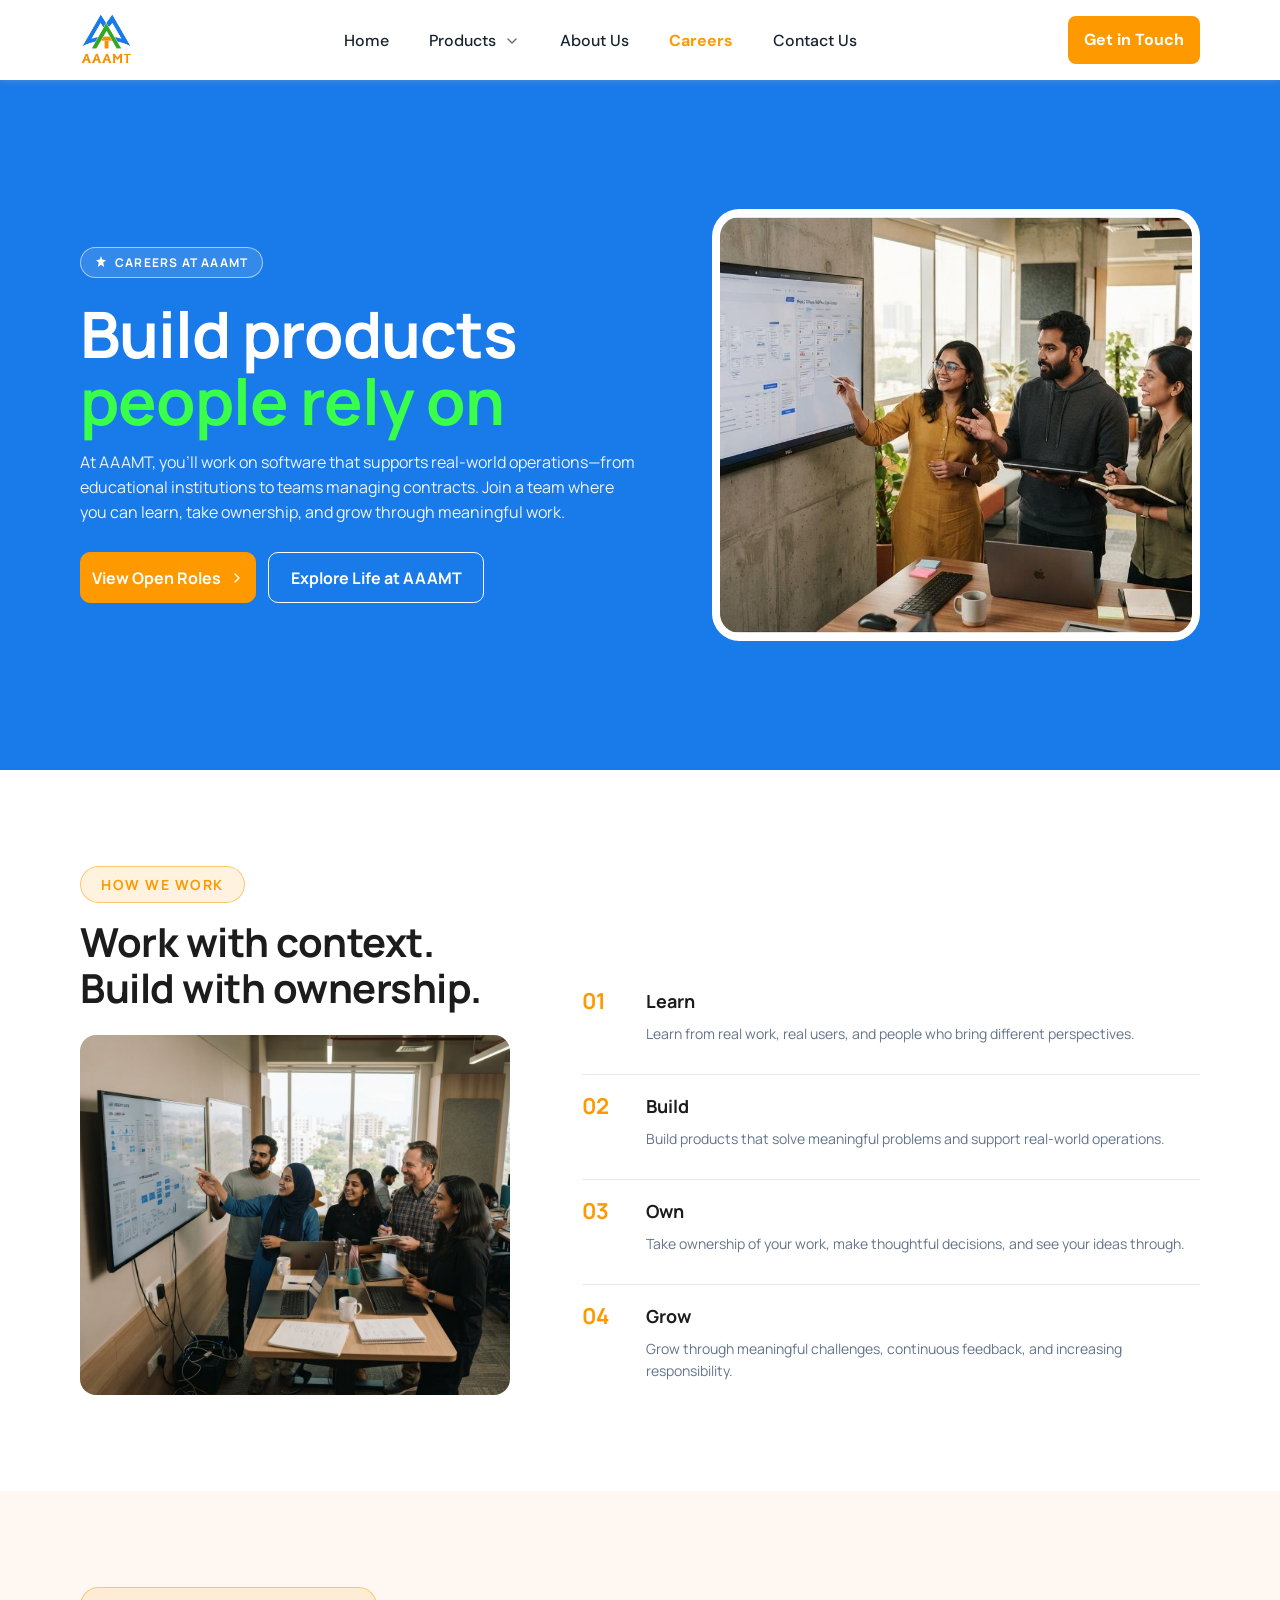
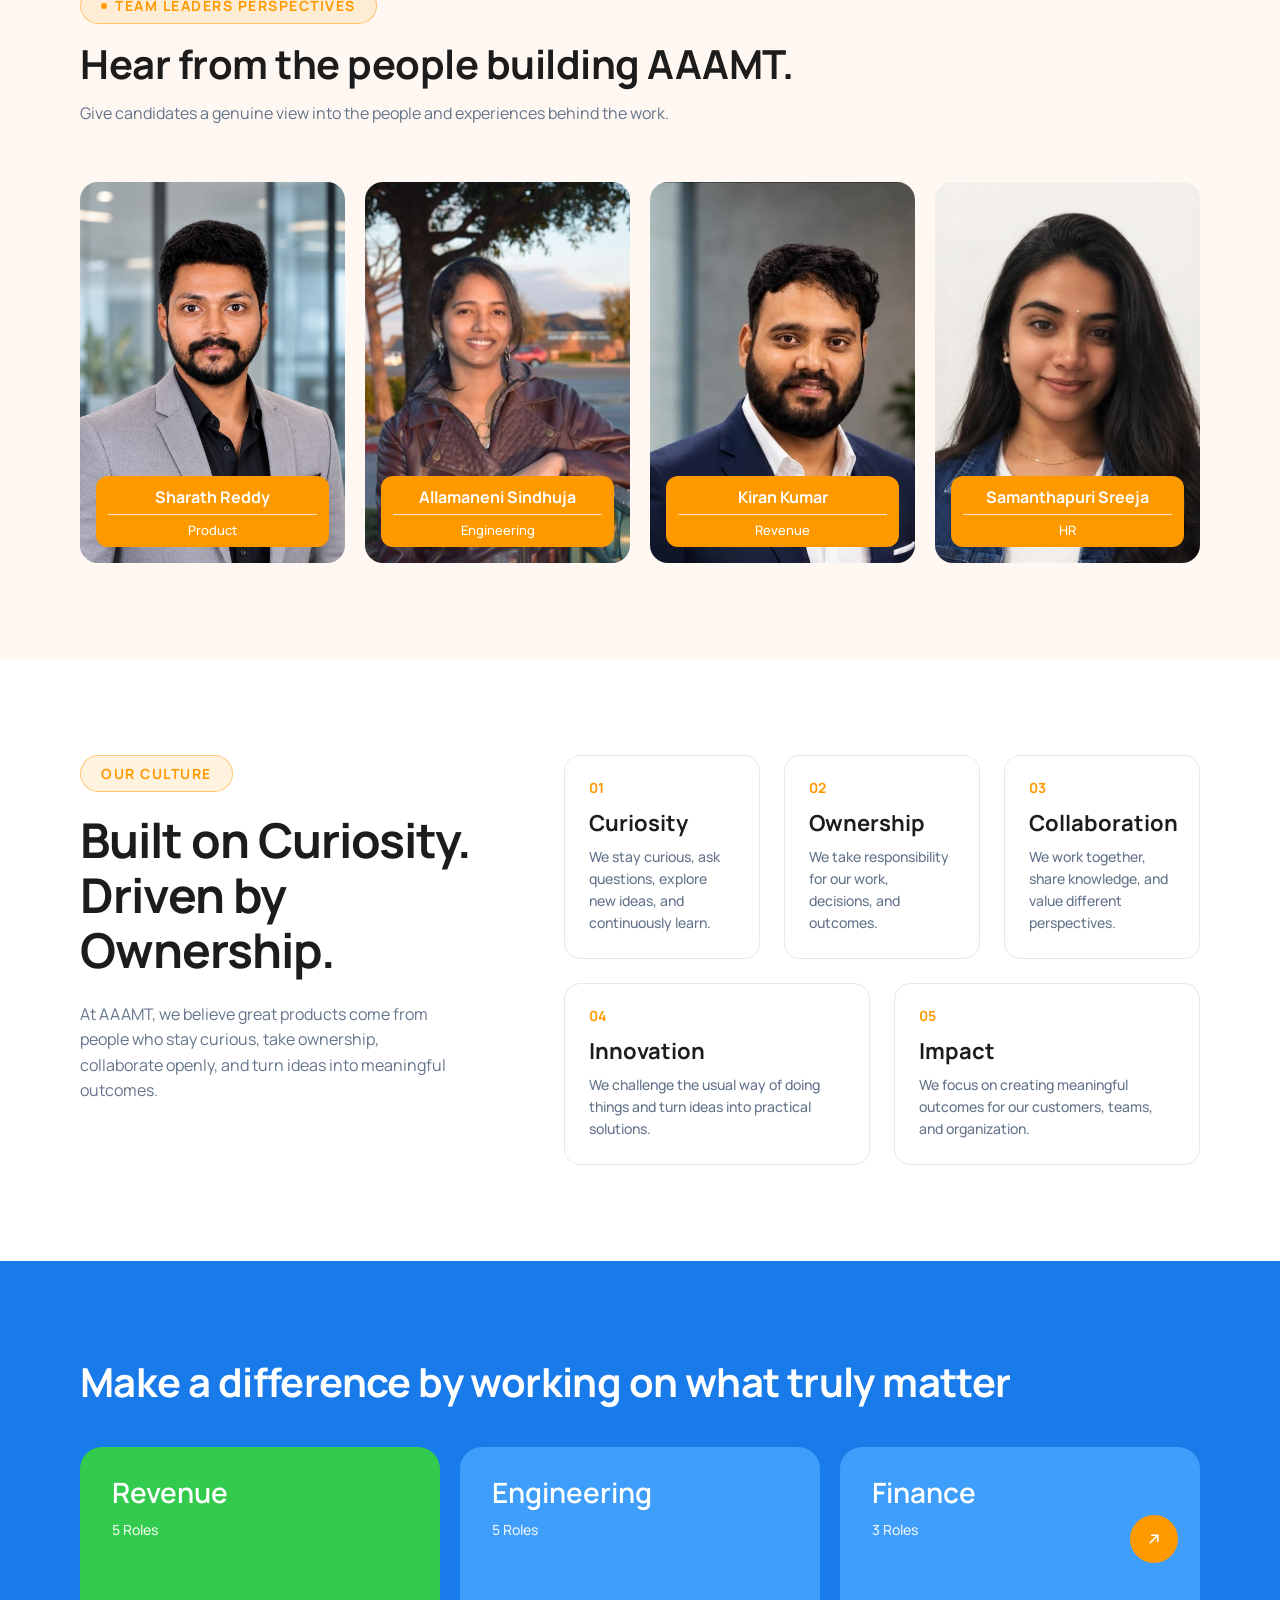
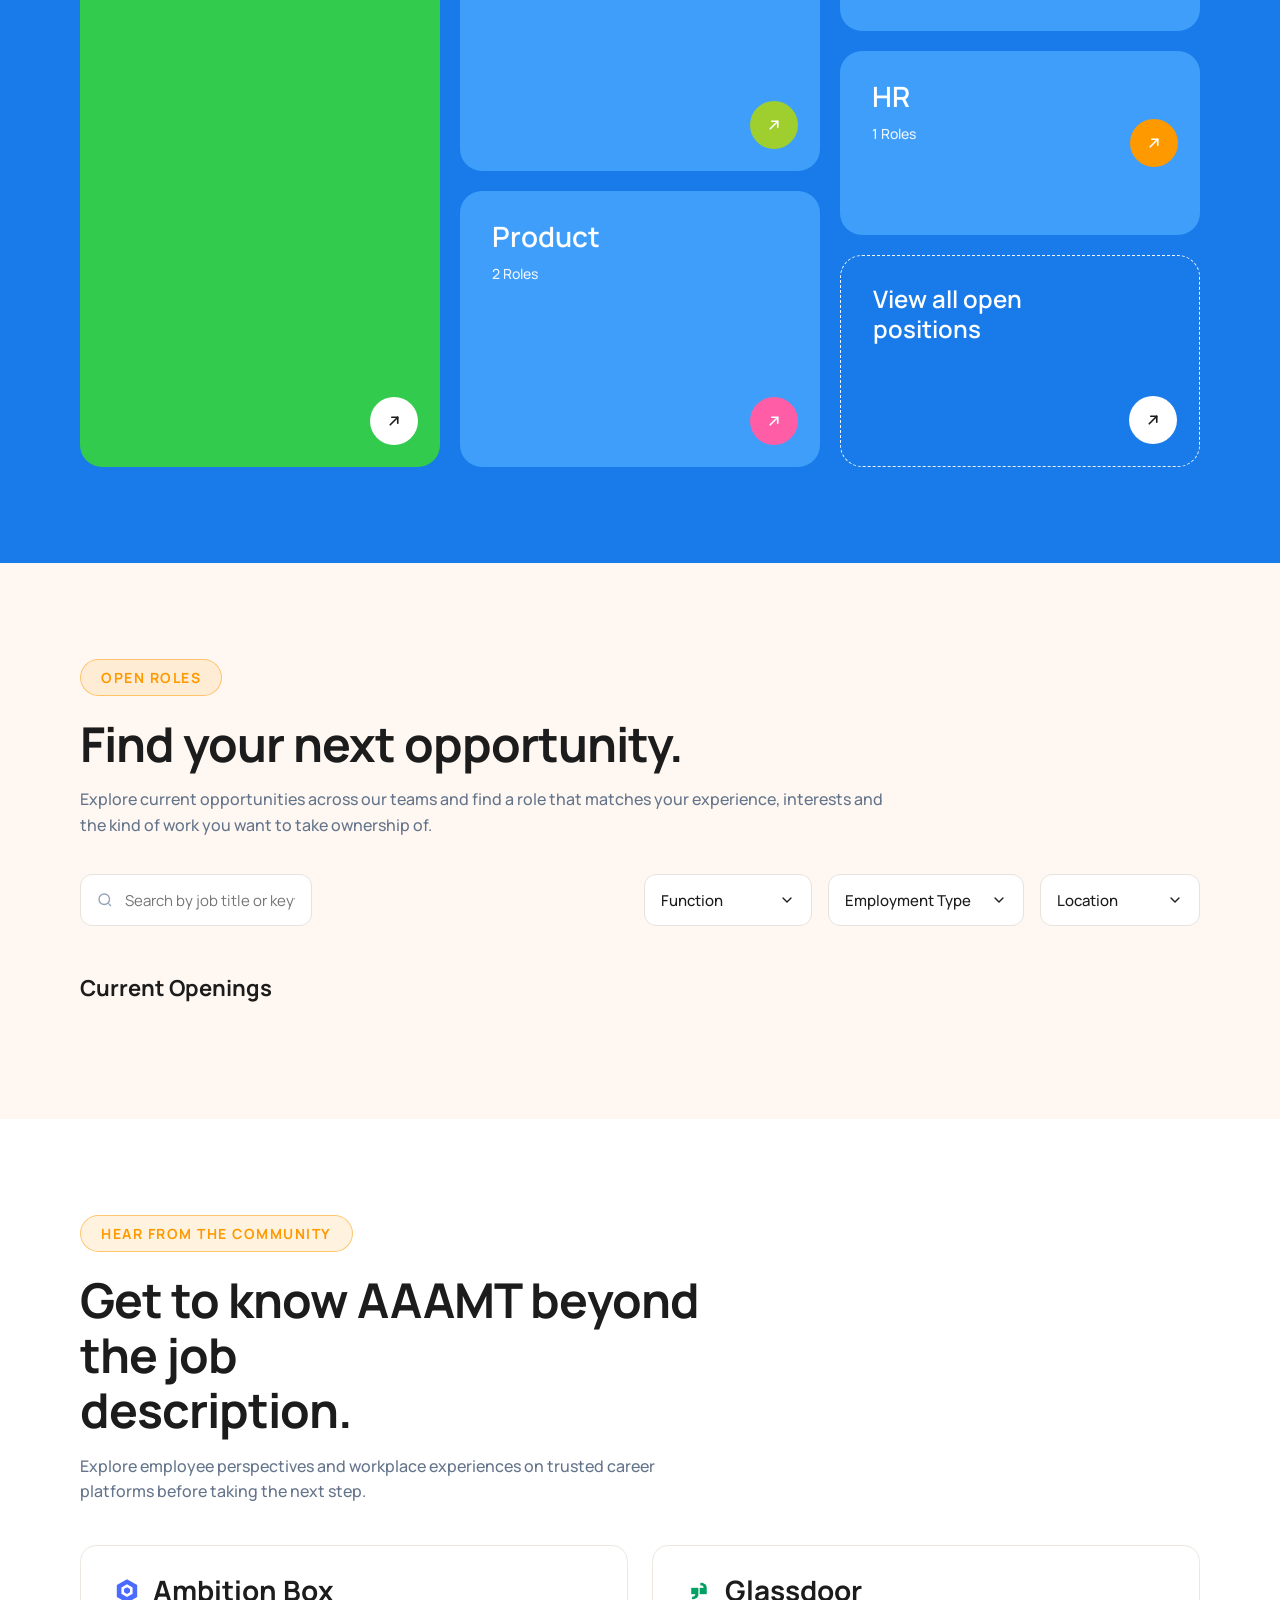
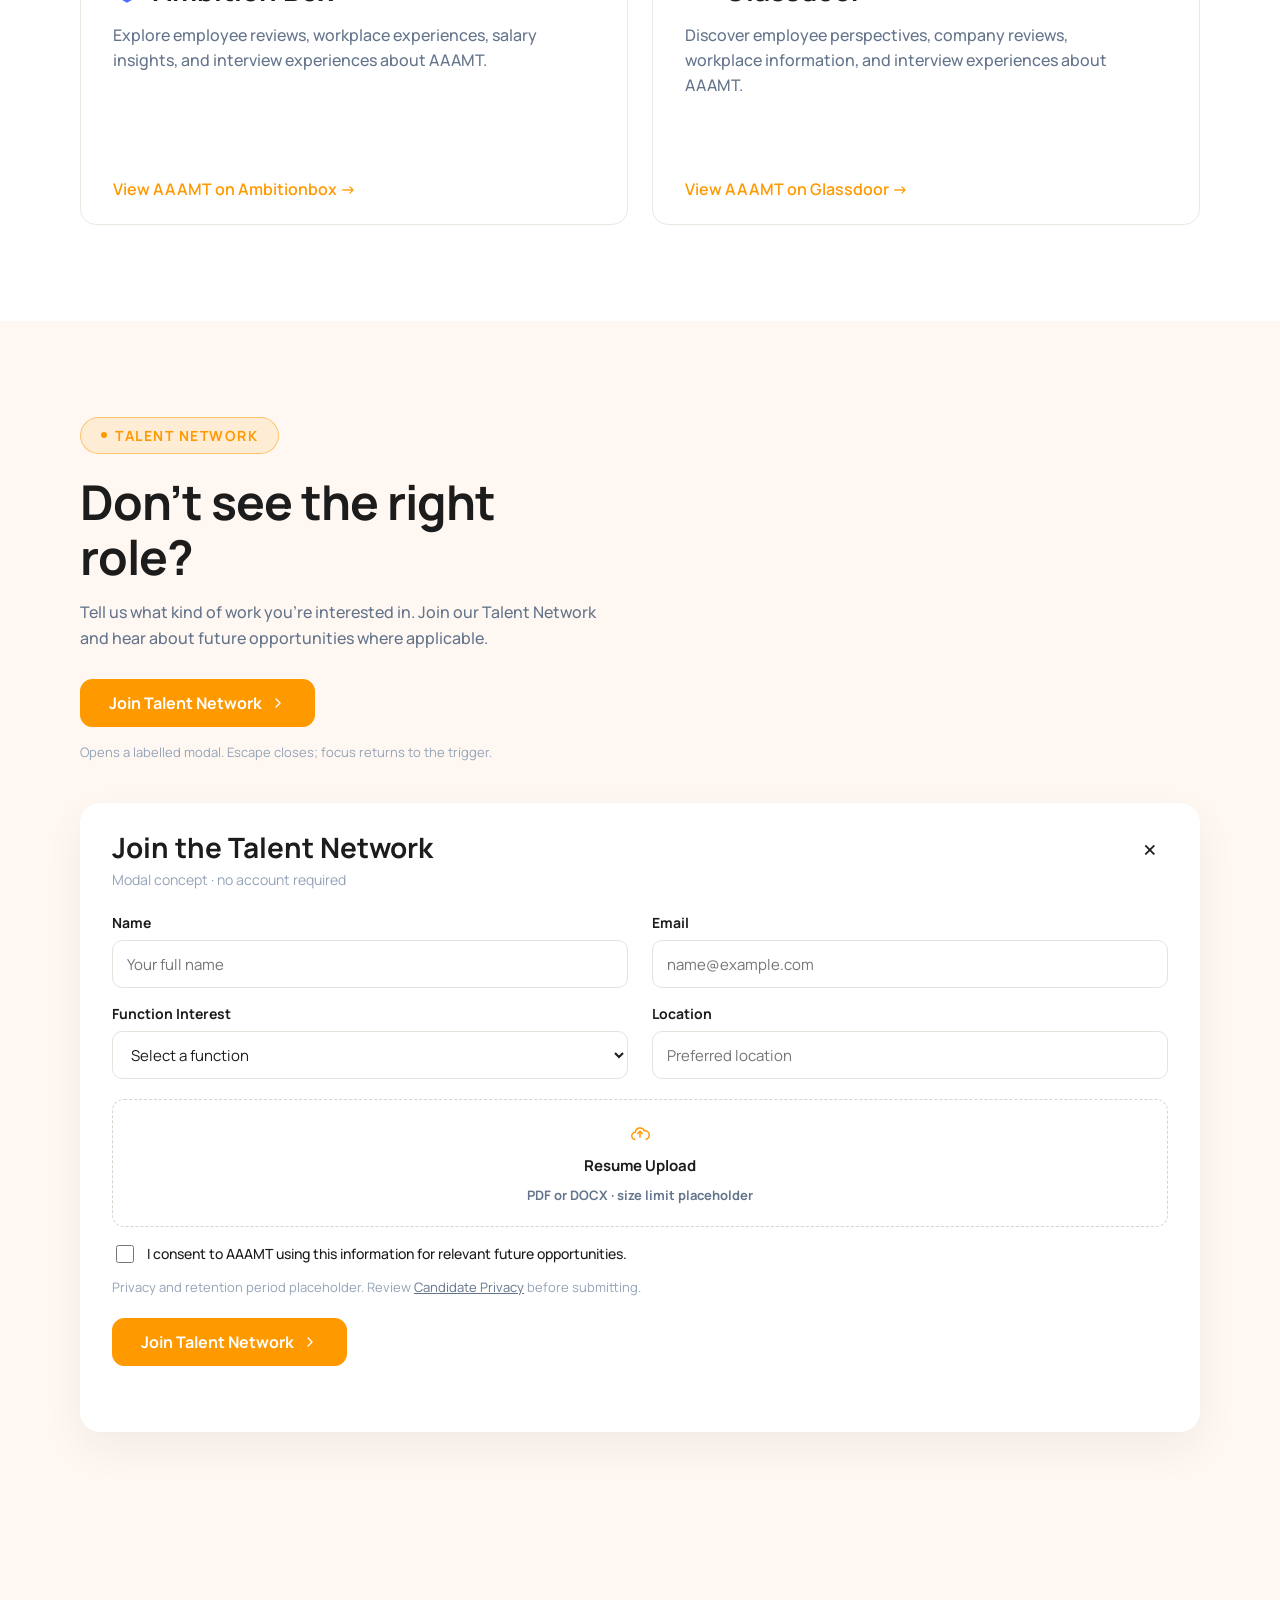
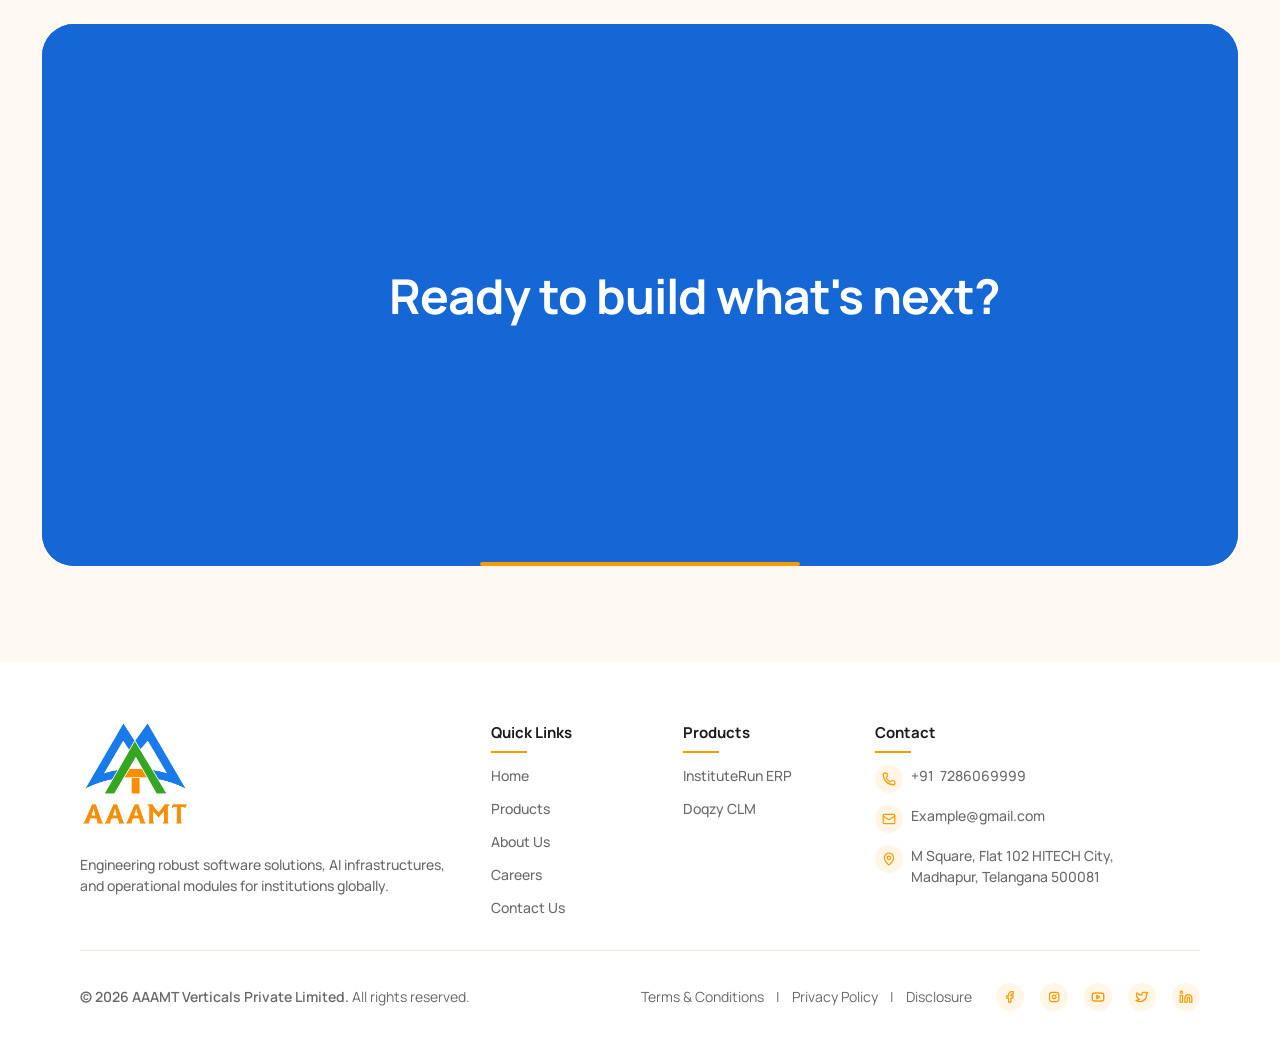
<file: careers.html>
<!DOCTYPE html>
<html lang="en">
<head>
  <meta charset="UTF-8">
  <meta name="viewport" content="width=device-width, initial-scale=1">
  <title>Careers · AAAMT</title>
  <link rel="preconnect" href="https://fonts.googleapis.com">
  <link rel="preconnect" href="https://fonts.gstatic.com" crossorigin>
  <link href="https://fonts.googleapis.com/css2?family=DM+Sans:opsz,wght@14,500;14,700&family=Manrope:wght@400;500;600;700;800&family=Roboto+Condensed:wght@600&display=swap" rel="stylesheet">
  <link rel="stylesheet" href="css/base.css?v=resp1">
  <link rel="stylesheet" href="css/about.css?v=resp1">
  <link rel="stylesheet" href="css/careers.css?v=resp1">
</head>
<body>
  <header class="site-header">
    <div class="header-inner">
      <a class="logo" href="index.html"><img src="assets/images/logo-header.png" alt="AAAMT" width="53" height="52"></a>
      <button class="nav-toggle" type="button" aria-expanded="false" aria-label="Open menu"><span></span><span></span><span></span></button>
      <nav class="site-nav">
        <a class="nav-link" href="index.html">Home</a>
        <div class="nav-drop">
          <button class="nav-link nav-drop-btn" type="button" aria-expanded="false">Products <img src="assets/icons/chevron.svg" alt="" width="16" height="16"></button>
          <div class="nav-drop-panel">
            <div class="mega">
              <a class="mega-card" href="https://instituterun.com/" target="_blank" rel="noopener noreferrer"><img src="assets/images/inst_product.png" alt="InstituteRun. Comprehensive Automation and Communication Tool for Colleges"></a>
              <a class="mega-card" href="https://doqzy.com/" target="_blank" rel="noopener noreferrer"><img src="assets/images/Doqzy_prod.png" alt="Doqzy. Contract Lifecycle Management, Automated End-to-End"></a>
              <a class="mega-note" href="about.html"><p>Purpose-built SaaS products for Indian enterprises</p><span>Learn more about AAAMT <img src="assets/icons/arrow-orange.svg" alt="" width="18" height="18"></span></a>
            </div>
          </div>
        </div>
        <a class="nav-link" href="about.html">About Us</a>
        <a class="nav-link is-current" href="careers.html">Careers</a>
        <a class="nav-link" href="contact.html">Contact Us</a>
        <a class="btn btn-orange mobile-cta" href="contact.html">Get in Touch</a>
      </nav>
      <a class="btn btn-orange" href="contact.html">Get in Touch</a>
    </div>
  </header>
  <main>
    <section class="careers-hero">
      <div class="wrap careers-hero-grid">
        <div class="careers-hero-copy">
          <p class="careers-badge"><svg width="12" height="12" viewBox="0 0 12 12" aria-hidden="true"><path fill="currentColor" d="M6 0l1.2 3.6L11 4.2 8.2 6.6 9.2 11 6 8.8 2.8 11l1-4.4L1 4.2l3.8-.6L6 0z"/></svg> Careers at AAAMT</p>
          <h1>Build products<br><span>people rely on</span></h1>
          <p>At AAAMT, you'll work on software that supports real-world operations—from educational institutions to teams managing contracts. Join a team where you can learn, take ownership, and grow through meaningful work.</p>
          <div class="hero-actions">
            <a class="btn btn-orange" href="#roles">View Open Roles <img src="assets/icons/arrow-right-white.svg" alt="" width="16" height="16"></a>
            <a class="btn btn-white" href="#life">Explore Life at AAAMT</a>
          </div>
        </div>
        <div class="careers-hero-photo">
          <div class="careers-hero-crop">
            <img src="assets/images/CARRIER_H_crop.jpg" alt="Authentic diverse Indian technology team of product designer, engineer and product">
          </div>
        </div>
      </div>
    </section>
    <section class="section work">
      <div class="wrap work-layout">
        <div class="work-intro">
          <p class="pill">How we work</p>
          <h2>Work with context.<br>Build with ownership.</h2>
          <img class="workshop" src="assets/images/CARRIER_H2.jpg" alt="Team workshop">
        </div>
        <ol class="work-items">
          <li><span>01</span><div><h3>Learn</h3><p>Learn from real work, real users, and people who bring different perspectives.</p></div></li>
          <li><span>02</span><div><h3>Build</h3><p>Build products that solve meaningful problems and support real-world operations.</p></div></li>
          <li><span>03</span><div><h3>Own</h3><p>Take ownership of your work, make thoughtful decisions, and see your ideas through.</p></div></li>
          <li><span>04</span><div><h3>Grow</h3><p>Grow through meaningful challenges, continuous feedback, and increasing responsibility.</p></div></li>
        </ol>
      </div>
    </section>
    <section class="section perspectives">
      <div class="wrap">
        <div class="leaders-head">
          <p class="pill"><span class="pill-dot"></span> Team leaders perspectives</p>
          <h2>Hear from the people building AAAMT.</h2>
          <p>Give candidates a genuine view into the people and experiences behind the work.</p>
        </div>
        <div class="quote-grid">
          <article class="leader-card" tabindex="0">
            <div class="leader-photo">
              <img src="assets/images/SHARARTH_REDDY.png" alt="Challa Sharath Reddy">
              <div class="leader-label"><strong>Sharath Reddy</strong><span>Product</span></div>
            </div>
            <div class="leader-quote">
              <h3>Challa Sharath Reddy</h3>
              <p class="leader-role">Product Manager</p>
              <p>Lorem ipsum dolor sit amet consectetur. Pulvinar nec nunc egestas a ac facilisis. Sem ut vivamus vulputate mattis egestas vitae pharetra phasellus. Cras id vitae et risus quis tortor. Eleifend volutpat porta nibh in lorem platea fermentum. Tincidunt turpis erat suspendisse egestas eu ac duis. Arcu varius neque ut dolor volutpat.</p>
            </div>
          </article>
          <article class="leader-card" tabindex="0">
            <div class="leader-photo">
              <img src="assets/images/SINDHU.png" alt="Allamaneni Sindhuja">
              <div class="leader-label"><strong>Allamaneni Sindhuja</strong><span>Engineering</span></div>
            </div>
            <div class="leader-quote">
              <h3>Allamaneni Sindhuja</h3>
              <p class="leader-role">Engineering</p>
              <p>Lorem ipsum dolor sit amet consectetur. Pulvinar nec nunc egestas a ac facilisis. Sem ut vivamus vulputate mattis egestas vitae pharetra phasellus. Cras id vitae et risus quis tortor. Eleifend volutpat porta nibh in lorem platea fermentum. Tincidunt turpis erat suspendisse egestas eu ac duis. Arcu varius neque ut dolor volutpat.</p>
            </div>
          </article>
          <article class="leader-card" tabindex="0">
            <div class="leader-photo">
              <img src="assets/images/KIRAN_KUMAR.png" alt="Kiran Kumar">
              <div class="leader-label"><strong>Kiran Kumar</strong><span>Revenue</span></div>
            </div>
            <div class="leader-quote">
              <h3>Kiran Kumar</h3>
              <p class="leader-role">Revenue</p>
              <p>Lorem ipsum dolor sit amet consectetur. Pulvinar nec nunc egestas a ac facilisis. Sem ut vivamus vulputate mattis egestas vitae pharetra phasellus. Cras id vitae et risus quis tortor. Eleifend volutpat porta nibh in lorem platea fermentum. Tincidunt turpis erat suspendisse egestas eu ac duis. Arcu varius neque ut dolor volutpat.</p>
            </div>
          </article>
          <article class="leader-card" tabindex="0">
            <div class="leader-photo">
              <img src="assets/images/SREEJA_HR.png" alt="Samanthapuri Sreeja">
              <div class="leader-label"><strong>Samanthapuri Sreeja</strong><span>HR</span></div>
            </div>
            <div class="leader-quote">
              <h3>Samanthapuri Sreeja</h3>
              <p class="leader-role">HR</p>
              <p>Lorem ipsum dolor sit amet consectetur. Pulvinar nec nunc egestas a ac facilisis. Sem ut vivamus vulputate mattis egestas vitae pharetra phasellus. Cras id vitae et risus quis tortor. Eleifend volutpat porta nibh in lorem platea fermentum. Tincidunt turpis erat suspendisse egestas eu ac duis. Arcu varius neque ut dolor volutpat.</p>
            </div>
          </article>
        </div>
      </div>
    </section>
    <section class="section culture" id="life">
      <div class="wrap culture-layout">
        <div class="culture-copy">
          <p class="pill">Our culture</p>
          <h2>Built on Curiosity.<br>Driven by<br>Ownership.</h2>
          <p>At AAAMT, we believe great products come from people who stay curious, take ownership, collaborate openly, and turn ideas into meaningful outcomes.</p>
        </div>
        <div class="pillar-grid">
          <article>
            <span>01</span>
            <h3>Curiosity</h3>
            <p>We stay curious, ask questions, explore new ideas, and continuously learn.</p>
          </article>
          <article>
            <span>02</span>
            <h3>Ownership</h3>
            <p>We take responsibility for our work, decisions, and outcomes.</p>
          </article>
          <article>
            <span>03</span>
            <h3>Collaboration</h3>
            <p>We work together, share knowledge, and value different perspectives.</p>
          </article>
          <article class="wide">
            <span>04</span>
            <h3>Innovation</h3>
            <p>We challenge the usual way of doing things and turn ideas into practical solutions.</p>
          </article>
          <article class="wide">
            <span>05</span>
            <h3>Impact</h3>
            <p>We focus on creating meaningful outcomes for our customers, teams, and organization.</p>
          </article>
        </div>
      </div>
    </section>
    <section class="section teams" id="teams">
      <div class="wrap">
        <h2>Make a difference by working on what truly matter</h2>
        <div class="team-bento">
          <a class="team-card revenue" href="#roles">
            <h3>Revenue</h3>
            <p>5 Roles</p>
            <span class="team-go light" aria-hidden="true"><svg width="18" height="18" viewBox="0 0 24 24" fill="none" stroke="currentColor" stroke-width="2.2" stroke-linecap="round" stroke-linejoin="round"><path d="M7 17 17 7"/><path d="M9 7h8v8"/></svg></span>
          </a>
          <div class="team-stack">
            <a class="team-card eng" href="#roles">
              <h3>Engineering</h3>
              <p>5 Roles</p>
              <span class="team-go lime" aria-hidden="true"><svg width="18" height="18" viewBox="0 0 24 24" fill="none" stroke="currentColor" stroke-width="2.2" stroke-linecap="round" stroke-linejoin="round"><path d="M7 17 17 7"/><path d="M9 7h8v8"/></svg></span>
            </a>
            <a class="team-card product" href="#roles">
              <h3>Product</h3>
              <p>2 Roles</p>
              <span class="team-go pink" aria-hidden="true"><svg width="18" height="18" viewBox="0 0 24 24" fill="none" stroke="currentColor" stroke-width="2.2" stroke-linecap="round" stroke-linejoin="round"><path d="M7 17 17 7"/><path d="M9 7h8v8"/></svg></span>
            </a>
          </div>
          <div class="team-stack">
            <a class="team-card finance" href="#roles">
              <h3>Finance</h3>
              <p>3 Roles</p>
              <span class="team-go orange" aria-hidden="true"><svg width="18" height="18" viewBox="0 0 24 24" fill="none" stroke="currentColor" stroke-width="2.2" stroke-linecap="round" stroke-linejoin="round"><path d="M7 17 17 7"/><path d="M9 7h8v8"/></svg></span>
            </a>
            <a class="team-card hr" href="#roles">
              <h3>HR</h3>
              <p>1 Roles</p>
              <span class="team-go orange" aria-hidden="true"><svg width="18" height="18" viewBox="0 0 24 24" fill="none" stroke="currentColor" stroke-width="2.2" stroke-linecap="round" stroke-linejoin="round"><path d="M7 17 17 7"/><path d="M9 7h8v8"/></svg></span>
            </a>
            <a class="team-card all" href="#roles">
              <h3>View all open positions</h3>
              <span class="team-go light" aria-hidden="true"><svg width="18" height="18" viewBox="0 0 24 24" fill="none" stroke="currentColor" stroke-width="2.2" stroke-linecap="round" stroke-linejoin="round"><path d="M7 17 17 7"/><path d="M9 7h8v8"/></svg></span>
            </a>
          </div>
        </div>
      </div>
    </section>
    <section class="section openings" id="roles">
      <div class="wrap">
        <p class="pill">Open roles</p>
        <h2>Find your next opportunity.</h2>
        <p class="openings-lede">Explore current opportunities across our teams and find a role that matches your experience, interests and the kind of work you want to take ownership of.</p>
        <form class="openings-filters" role="search">
          <label class="search-field">
            <span class="sr-only">Search by job title or keyword</span>
            <svg width="18" height="18" viewBox="0 0 24 24" fill="none" stroke="currentColor" stroke-width="1.8" aria-hidden="true"><circle cx="11" cy="11" r="7"/><path d="m20 20-3.5-3.5"/></svg>
            <input type="search" name="q" placeholder="Search by job title or keyword" autocomplete="off">
          </label>
          <div class="filter-select">
            <span class="sr-only">Function</span>
            <select name="function" aria-label="Function">
              <option value="">Function</option>
            </select>
          </div>
          <div class="filter-select">
            <span class="sr-only">Employment Type</span>
            <select name="type" aria-label="Employment Type">
              <option value="">Employment Type</option>
            </select>
          </div>
          <div class="filter-select">
            <span class="sr-only">Location</span>
            <select name="location" aria-label="Location">
              <option value="">Location</option>
            </select>
          </div>
        </form>
        <h3>Current Openings</h3>
        <div class="opening-list" id="opening-list"></div>
      </div>
    </section>
    <section class="section platforms" id="community">
      <div class="wrap">
        <p class="pill">Hear from the community</p>
        <h2>Get to know AAAMT beyond the job<br>description.</h2>
        <p class="platforms-lede">Explore employee perspectives and workplace experiences on trusted career platforms before taking the next step.</p>
        <div class="platform-grid">
          <a class="platform-card" href="https://www.ambitionbox.com/overview/aaamt-verticals-overview" target="_blank" rel="noopener noreferrer">
            <div class="platform-brand">
              <svg width="28" height="28" viewBox="0 0 28 28" aria-hidden="true"><path fill="#4b6bff" d="M14 2.2 24.2 8v12L14 25.8 3.8 20V8L14 2.2Z"/><path fill="#fff" d="M14 7.2 19.6 10.4v6.4L14 20l-5.6-3.2v-6.4L14 7.2Z"/><path fill="#4b6bff" d="M14 10.2 17 11.9v3.4L14 17l-3-1.7v-3.4l3-1.7Z"/></svg>
              <h3>Ambition Box</h3>
            </div>
            <p>Explore employee reviews, workplace experiences, salary insights, and interview experiences about AAAMT.</p>
            <span class="platform-link">View AAAMT on Ambitionbox →</span>
          </a>
          <a class="platform-card" href="https://www.glassdoor.co.in/Overview/Working-at-AAAMT-Verticals-EI_IE10877360.11,26.htm" target="_blank" rel="noopener noreferrer">
            <div class="platform-brand">
              <img class="platform-logo" src="assets/images/glass_door.png" alt="" width="28" height="28">
              <h3>Glassdoor</h3>
            </div>
            <p>Discover employee perspectives, company reviews, workplace information, and interview experiences about AAAMT.</p>
            <span class="platform-link">View AAAMT on Glassdoor →</span>
          </a>
        </div>
      </div>
    </section>
    <section class="section talent" id="talent">
      <div class="wrap">
        <div class="talent-intro">
          <p class="pill"><span class="pill-dot" aria-hidden="true"></span>Talent network</p>
          <h2>Don’t see the right role?</h2>
          <p>Tell us what kind of work you’re interested in. Join our Talent Network and hear about future opportunities where applicable.</p>
          <button class="btn btn-orange" type="button" id="talent-open">Join Talent Network <img src="assets/icons/arrow-right-white.svg" alt="" width="16" height="16"></button>
          <p class="talent-hint">Opens a labelled modal. Escape closes; focus returns to the trigger.</p>
        </div>
        <form class="talent-panel talent-form" id="talent-form" data-validate>
          <div class="talent-panel-head">
            <div>
              <h2 id="talent-title">Join the Talent Network</h2>
              <p>Modal concept · no account required</p>
            </div>
            <button class="talent-close" type="button" data-close aria-label="Close">×</button>
          </div>
          <div class="form-grid">
            <div class="field">
              <label for="t-name">Name</label>
              <input id="t-name" name="name" type="text" placeholder="Your full name" required>
            </div>
            <div class="field">
              <label for="t-email">Email</label>
              <input id="t-email" name="email" type="email" placeholder="name@example.com" required>
            </div>
            <div class="field">
              <label for="t-function">Function Interest</label>
              <select id="t-function" name="function">
                <option value="">Select a function</option>
              </select>
            </div>
            <div class="field">
              <label for="t-location">Location</label>
              <input id="t-location" name="location" type="text" placeholder="Preferred location" required>
            </div>
          </div>
          <label class="upload" for="cv">
            <svg width="22" height="22" viewBox="0 0 24 24" fill="none" stroke="#ff9900" stroke-width="1.6" aria-hidden="true"><path d="M7 18a4 4 0 0 1 0-8 5 5 0 0 1 9.6-1.5A3.5 3.5 0 0 1 18 18"/><path d="M12 16V9"/><path d="m9 12 3-3 3 3"/></svg>
            <strong>Resume Upload</strong>
            <span data-file-label>PDF or DOCX · size limit placeholder</span>
            <input id="cv" name="cv" type="file" accept=".pdf,.docx,application/pdf,application/vnd.openxmlformats-officedocument.wordprocessingml.document">
          </label>
          <label class="check"><input type="checkbox" name="consent" required> <span>I consent to AAAMT using this information for relevant future opportunities.</span></label>
          <p class="talent-privacy">Privacy and retention period placeholder. Review <a href="privacy.html">Candidate Privacy</a> before submitting.</p>
          <button class="btn btn-orange" type="submit">Join Talent Network <img src="assets/icons/arrow-right-white.svg" alt="" width="16" height="16"></button>
          <p class="form-note" data-form-note></p>
        </form>
      </div>
    </section>
    <section class="cta-band">
      <div class="wrap">
        <div class="cta-card">
          <video class="cta-photo" src="assets/images/blue_however_effect.mp4" muted playsinline preload="auto" loop></video>
          <div class="cta-copy"><h2>Ready to build what's next?</h2></div>
          <span class="cta-signal"></span>
        </div>
      </div>
    </section>
  </main>
  <footer class="site-footer">
    <div class="wrap">
      <div class="footer-grid">
        <div class="footer-brand">
          <img class="footer-logo" src="assets/images/logo-footer.png" alt="AAAMT">
          <p>Engineering robust software solutions, AI infrastructures, and operational modules for institutions globally.</p>
        </div>
        <div class="footer-col"><h2>Quick Links</h2><a href="index.html">Home</a><a href="#products" data-open-products>Products</a><a href="about.html">About Us</a><a href="careers.html">Careers</a><a href="contact.html">Contact Us</a></div>
        <div class="footer-col"><h2>Products</h2><a href="https://instituterun.com/" target="_blank" rel="noopener noreferrer">InstituteRun ERP</a><a href="https://doqzy.com/" target="_blank" rel="noopener noreferrer">Doqzy CLM</a></div>
        <div class="footer-col">
          <h2>Contact</h2>
          <div class="contact-row"><span class="icon-bubble"><img src="assets/icons/phone.svg" alt="" width="14" height="14"></span><p>+91&nbsp;&nbsp;7286069999</p></div>
          <div class="contact-row"><span class="icon-bubble"><img src="assets/icons/mail.svg" alt="" width="14" height="14"></span><p>Example@gmail.com</p></div>
          <div class="contact-row"><span class="icon-bubble"><img src="assets/icons/pin.svg" alt="" width="14" height="14"></span><p>M Square, Flat 102 HITECH City,<br>Madhapur, Telangana 500081</p></div>
        </div>
      </div>
      <div class="footer-bottom">
        <p><strong>© 2026 AAAMT Verticals Private Limited.</strong> All rights reserved.</p>
        <div class="legal-social">
          <div class="legal"><a href="terms.html">Terms &amp; Conditions</a><span>|</span><a href="privacy.html">Privacy Policy</a><span>|</span><a href="disclosure.html">Disclosure</a></div>
          <div class="socials">
            <a class="icon-bubble" href="https://facebook.com" aria-label="Facebook"><img src="assets/icons/facebook.svg" alt="" width="14" height="14"></a>
            <a class="icon-bubble" href="https://instagram.com" aria-label="Instagram"><img src="assets/icons/instagram.svg" alt="" width="14" height="14"></a>
            <a class="icon-bubble" href="https://youtube.com" aria-label="YouTube"><img src="assets/icons/social-3.svg" alt="" width="14" height="14"></a>
            <a class="icon-bubble" href="https://x.com" aria-label="X"><img src="assets/icons/twitter.svg" alt="" width="14" height="14"></a>
            <a class="icon-bubble" href="https://www.linkedin.com/company/aaamtverticals/?originalSubdomain=in" target="_blank" rel="noopener noreferrer" aria-label="LinkedIn"><img src="assets/icons/linkedin.svg" alt="" width="14" height="14"></a>
          </div>
        </div>
      </div>
    </div>
  </footer>
  <script src="js/nav.js?v=legal1"></script>
  <script src="js/forms.js"></script>
  <script>
    (function () {
      document.querySelectorAll(".leader-card").forEach(function (card) {
        function setFlipped(flipped) {
          card.classList.toggle("is-flipped", flipped);
          card.setAttribute("aria-pressed", flipped ? "true" : "false");
        }
        card.setAttribute("role", "button");
        setFlipped(false);
        card.addEventListener("pointerenter", function (event) {
          if (event.pointerType === "mouse") setFlipped(true);
        });
        card.addEventListener("pointerleave", function (event) {
          if (event.pointerType === "mouse") setFlipped(false);
        });
        card.addEventListener("click", function () {
          setFlipped(!card.classList.contains("is-flipped"));
        });
        card.addEventListener("keydown", function (event) {
          if (event.key === "Enter" || event.key === " ") {
            event.preventDefault();
            setFlipped(!card.classList.contains("is-flipped"));
          }
        });
      });
    })();

    (function () {
      document.querySelectorAll(".openings-filters .filter-select").forEach(function (field) {
        var select = field.querySelector("select");
        select.setAttribute("aria-hidden", "true");
        select.tabIndex = -1;
        var trigger = document.createElement("button");
        trigger.type = "button";
        trigger.className = "filter-trigger";
        trigger.setAttribute("aria-haspopup", "listbox");
        trigger.setAttribute("aria-expanded", "false");
        var label = document.createElement("span");
        var icon = document.createElementNS("http://www.w3.org/2000/svg", "svg");
        icon.setAttribute("width", "16");
        icon.setAttribute("height", "16");
        icon.setAttribute("viewBox", "0 0 24 24");
        icon.setAttribute("fill", "none");
        icon.setAttribute("stroke", "currentColor");
        icon.setAttribute("stroke-width", "2");
        icon.setAttribute("aria-hidden", "true");
        icon.innerHTML = "<path d='m6 9 6 6 6-6' stroke-linecap='round' stroke-linejoin='round'/>";
        trigger.appendChild(label);
        trigger.appendChild(icon);
        var menu = document.createElement("ul");
        menu.className = "filter-menu";
        menu.hidden = true;
        menu.setAttribute("role", "listbox");
        function currentLabel() {
          var option = select.options[select.selectedIndex];
          return option ? option.textContent : "";
        }
        function closeMenu() {
          field.classList.remove("is-open");
          trigger.setAttribute("aria-expanded", "false");
          menu.hidden = true;
        }
        function paint() {
          label.textContent = currentLabel();
          menu.innerHTML = "";
          Array.prototype.forEach.call(select.options, function (option) {
            var item = document.createElement("li");
            var choice = document.createElement("button");
            choice.type = "button";
            choice.textContent = option.textContent;
            choice.setAttribute("role", "option");
            if (option.value === select.value) choice.setAttribute("aria-selected", "true");
            choice.addEventListener("click", function () {
              select.value = option.value;
              select.dispatchEvent(new Event("change", { bubbles: true }));
              paint();
              closeMenu();
            });
            item.appendChild(choice);
            menu.appendChild(item);
          });
        }
        trigger.addEventListener("click", function () {
          var open = menu.hidden;
          document.querySelectorAll(".filter-select.is-open").forEach(function (other) {
            if (other !== field) {
              other.classList.remove("is-open");
              var otherMenu = other.querySelector(".filter-menu");
              var otherTrigger = other.querySelector(".filter-trigger");
              if (otherMenu) otherMenu.hidden = true;
              if (otherTrigger) otherTrigger.setAttribute("aria-expanded", "false");
            }
          });
          menu.hidden = !open;
          field.classList.toggle("is-open", open);
          trigger.setAttribute("aria-expanded", open ? "true" : "false");
        });
        field.appendChild(trigger);
        field.appendChild(menu);
        paint();
      });
      document.addEventListener("click", function (event) {
        if (event.target.closest(".filter-select")) return;
        document.querySelectorAll(".filter-select.is-open").forEach(function (field) {
          field.classList.remove("is-open");
          var menu = field.querySelector(".filter-menu");
          var trigger = field.querySelector(".filter-trigger");
          if (menu) menu.hidden = true;
          if (trigger) trigger.setAttribute("aria-expanded", "false");
        });
      });
      document.addEventListener("keydown", function (event) {
        if (event.key !== "Escape") return;
        document.querySelectorAll(".filter-select.is-open").forEach(function (field) {
          field.classList.remove("is-open");
          var menu = field.querySelector(".filter-menu");
          var trigger = field.querySelector(".filter-trigger");
          if (menu) menu.hidden = true;
          if (trigger) {
            trigger.setAttribute("aria-expanded", "false");
            trigger.focus();
          }
        });
      });
    })();
    (function () {
      var open = document.getElementById("talent-open");
      var form = document.getElementById("talent-form");
      if (!open || !form) return;
      function showForm() {
        form.hidden = false;
        form.scrollIntoView({ behavior: "smooth", block: "center" });
      }
      open.addEventListener("click", showForm);
      form.querySelector("[data-close]").addEventListener("click", function () {
        form.hidden = true;
        open.focus();
      });
      form.addEventListener("keydown", function (event) {
        if (event.key !== "Escape") return;
        form.hidden = true;
        open.focus();
      });
      var file = form.querySelector("#cv");
      var fileLabel = form.querySelector("[data-file-label]");
      if (file && fileLabel) {
        file.addEventListener("change", function () {
          fileLabel.textContent = file.files && file.files[0] ? file.files[0].name : "PDF or DOCX · size limit placeholder";
        });
      }
    })();
  </script>
</body>
</html>
</file>
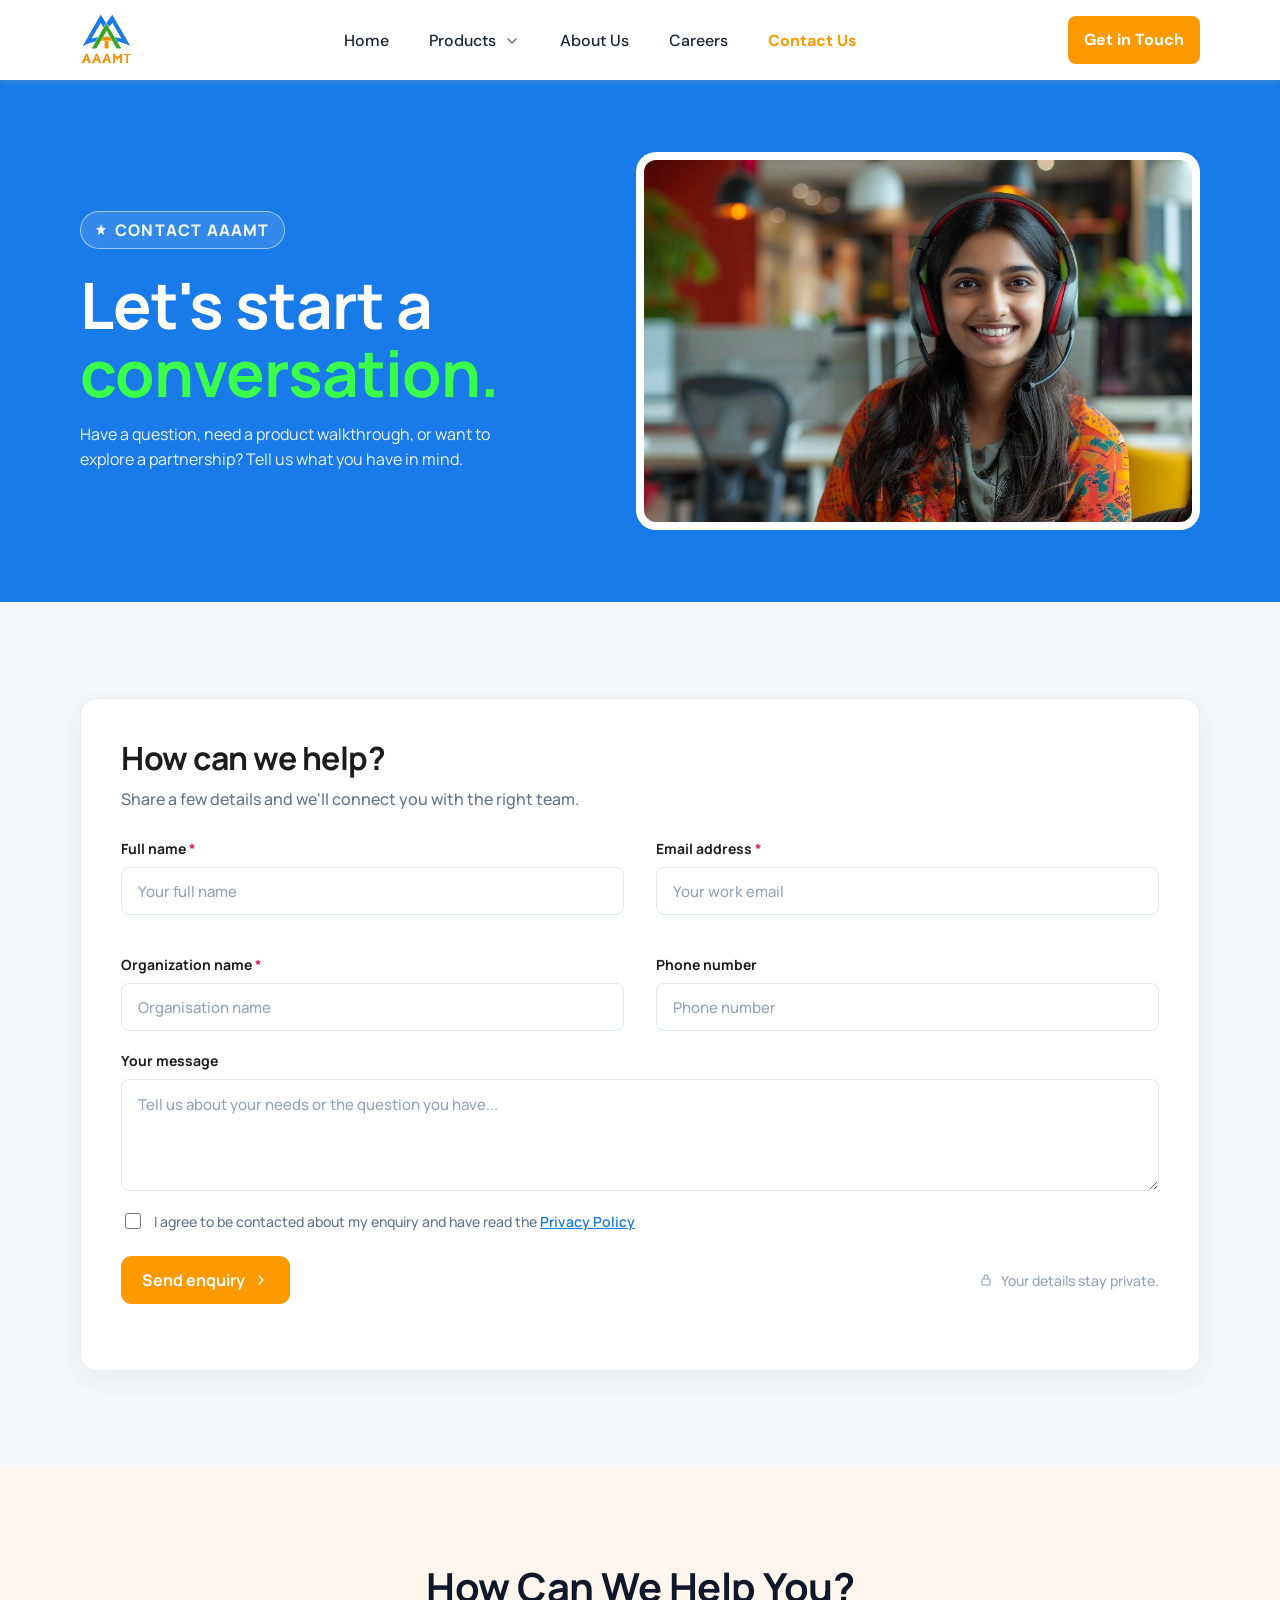
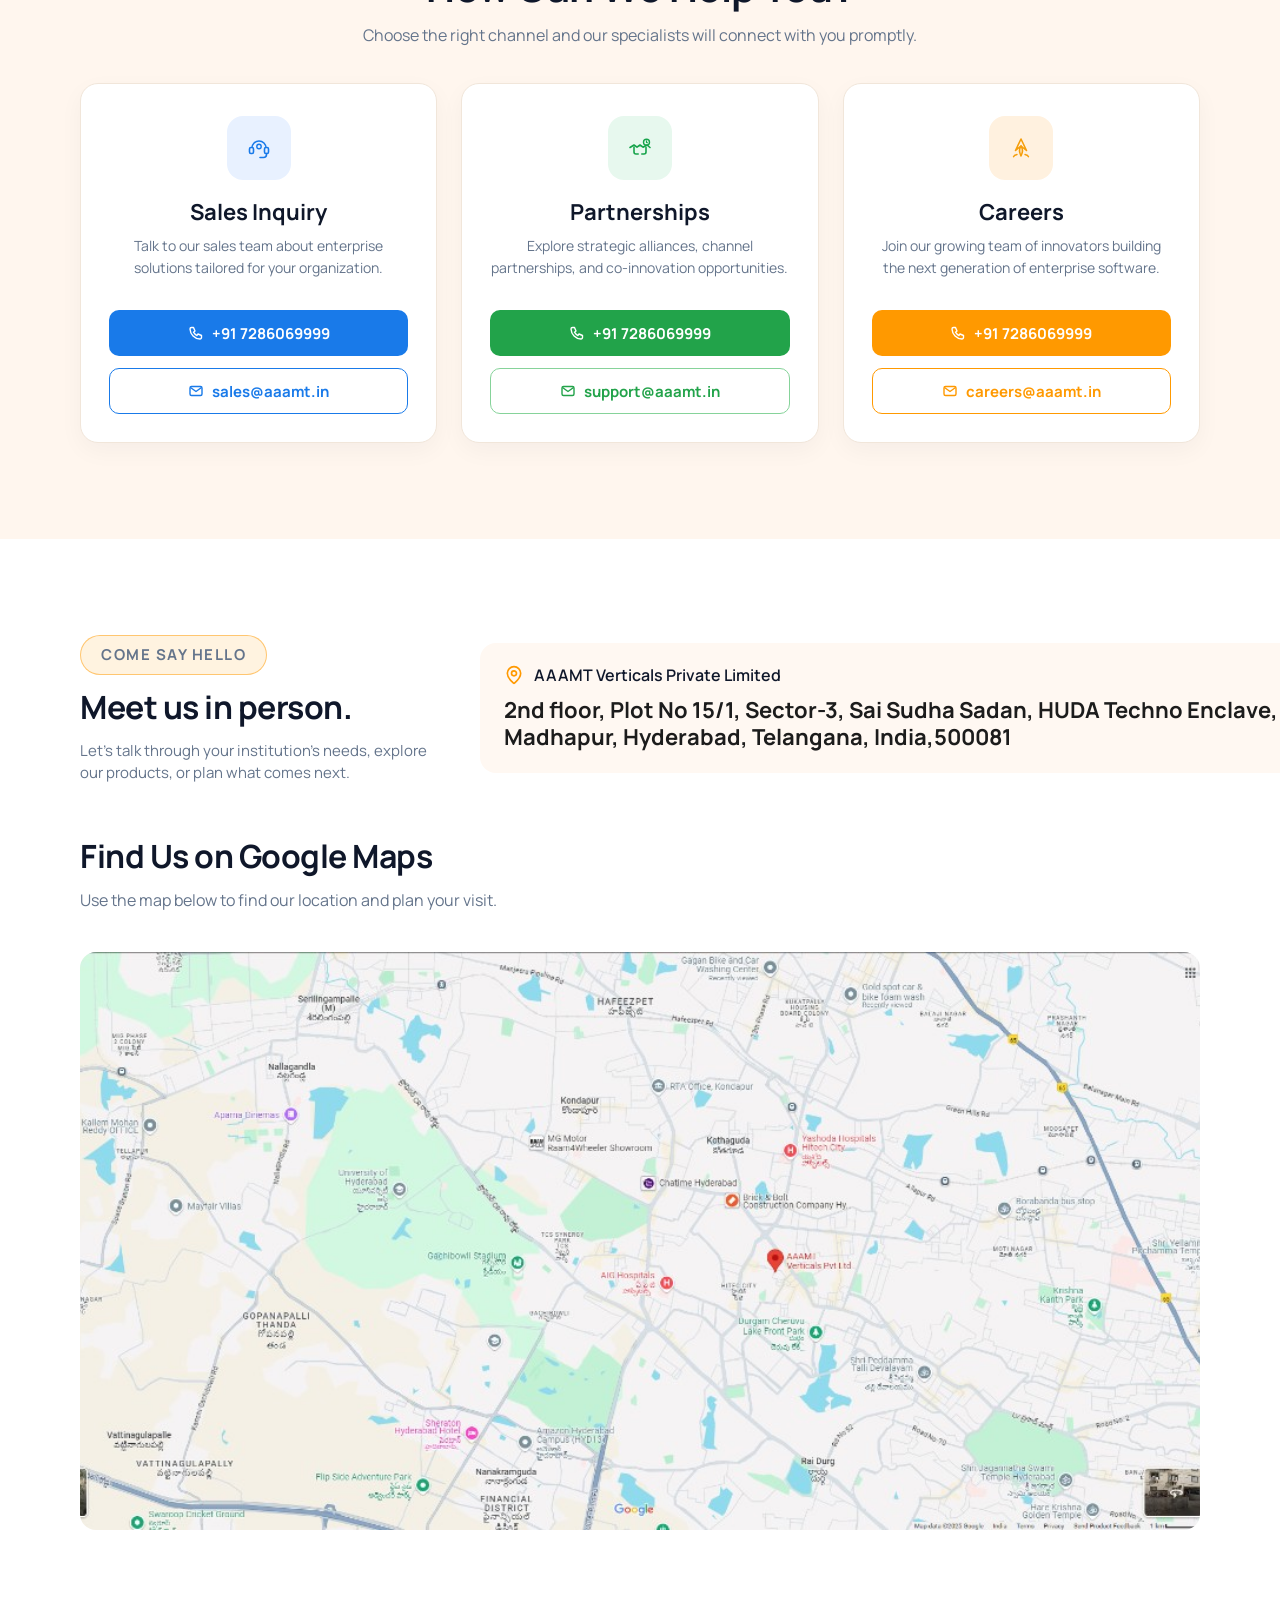
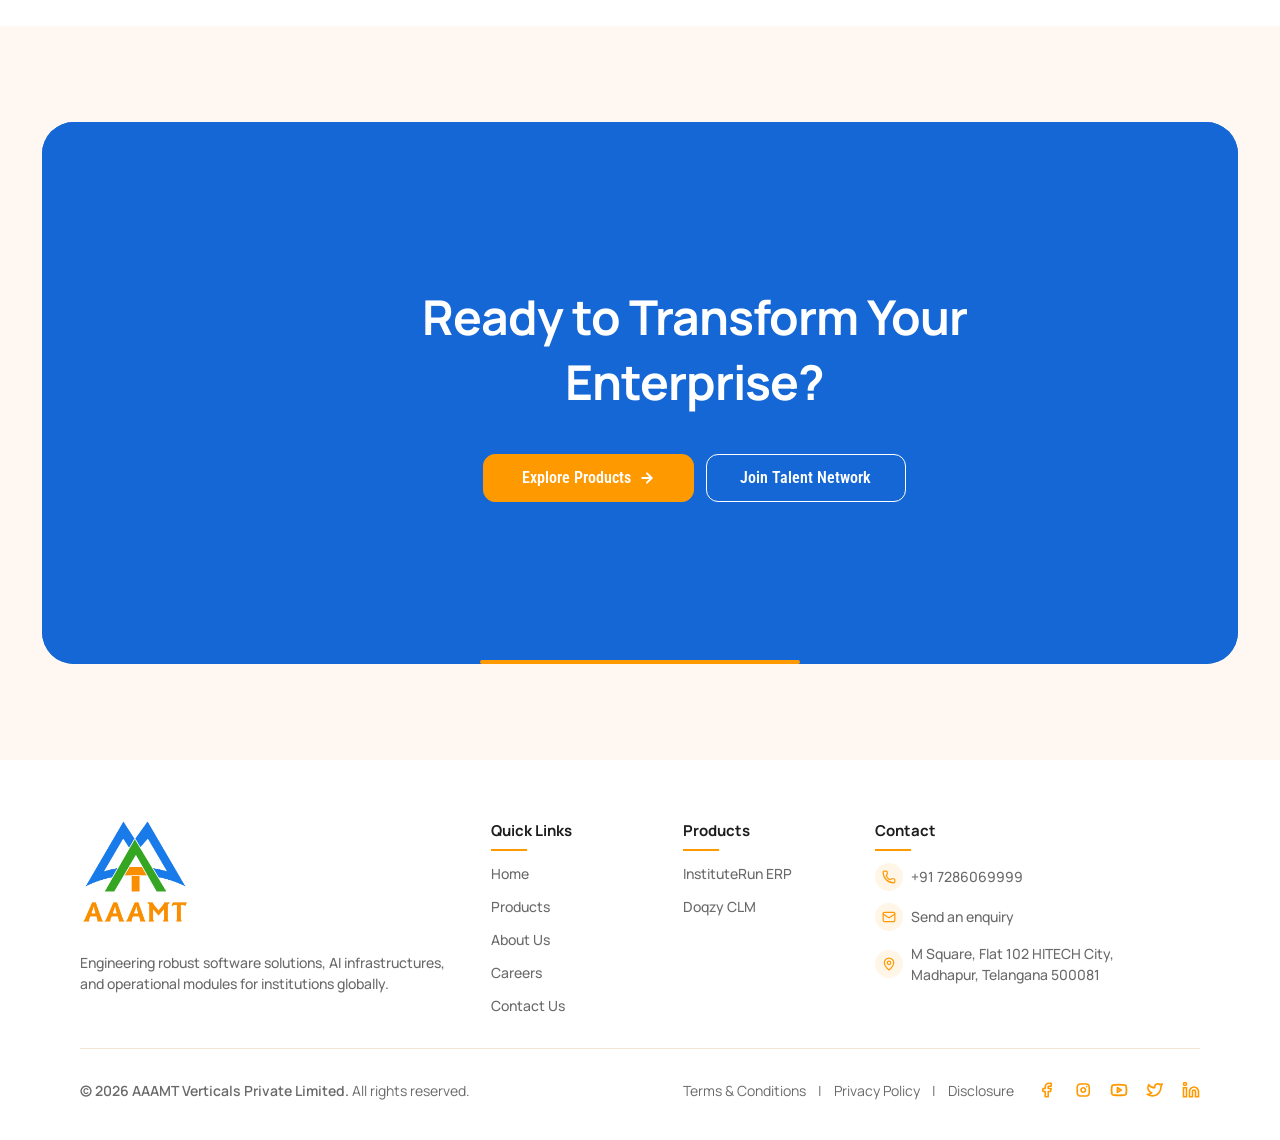
<file: contact.html>
<!DOCTYPE html>
<html lang="en">
<head>
  <meta charset="UTF-8">
  <meta name="viewport" content="width=device-width, initial-scale=1">
  <title>Contact Us · AAAMT</title>
  <link rel="preconnect" href="https://fonts.googleapis.com">
  <link rel="preconnect" href="https://fonts.gstatic.com" crossorigin>
  <link href="https://fonts.googleapis.com/css2?family=DM+Sans:opsz,wght@14,500;14,700&family=Manrope:wght@400;500;600;700;800&family=Roboto+Condensed:wght@600&display=swap" rel="stylesheet">
  <link rel="stylesheet" href="css/base.css?v=resp1">
  <link rel="stylesheet" href="css/about.css?v=resp1">
  <link rel="stylesheet" href="css/careers.css?v=resp1">
  <link rel="stylesheet" href="css/contact.css?v=resp1">
</head>
<body>
  <header class="site-header">
    <div class="header-inner">
      <a class="logo" href="index.html"><img src="assets/images/logo-header.png" alt="AAAMT" width="53" height="52"></a>
      <button class="nav-toggle" type="button" aria-expanded="false" aria-label="Open menu"><span></span><span></span><span></span></button>
      <nav class="site-nav">
        <a class="nav-link" href="index.html">Home</a>
        <div class="nav-drop">
          <button class="nav-link nav-drop-btn" type="button" aria-expanded="false">Products <img src="assets/icons/chevron.svg" alt="" width="16" height="16"></button>
          <div class="nav-drop-panel">
            <div class="mega">
              <a class="mega-card" href="https://instituterun.com/" target="_blank" rel="noopener noreferrer"><img src="assets/images/inst_product.png" alt="InstituteRun. Comprehensive Automation and Communication Tool for Colleges"></a>
              <a class="mega-card" href="https://doqzy.com/" target="_blank" rel="noopener noreferrer"><img src="assets/images/Doqzy_prod.png" alt="Doqzy. Contract Lifecycle Management, Automated End-to-End"></a>
              <a class="mega-note" href="about.html"><p>Purpose-built SaaS products for Indian enterprises</p><span>Learn more about AAAMT <img src="assets/icons/arrow-orange.svg" alt="" width="18" height="18"></span></a>
            </div>
          </div>
        </div>
        <a class="nav-link" href="about.html">About Us</a>
        <a class="nav-link" href="careers.html">Careers</a>
        <a class="nav-link is-current" href="contact.html">Contact Us</a>
        <a class="btn btn-orange mobile-cta" href="contact.html">Get in Touch</a>
      </nav>
      <a class="btn btn-orange" href="#enquiry">Get in Touch</a>
    </div>
  </header>
  <main>
    <section class="contact-hero">
      <div class="wrap contact-hero-grid">
        <div class="contact-hero-copy">
          <p class="contact-badge"><svg width="12" height="12" viewBox="0 0 12 12" aria-hidden="true"><path fill="currentColor" d="M6 0l1.2 3.6L11 4.2 8.2 6.6 9.2 11 6 8.8 2.8 11l1-4.4L1 4.2l3.8-.6L6 0z"/></svg> Contact AAAMT</p>
          <h1>Let's start a <span>conversation.</span></h1>
          <p>Have a question, need a product walkthrough, or want to explore a partnership? Tell us what you have in mind.</p>
        </div>
        <div class="contact-hero-photo">
          <img src="assets/images/contact-hero.jpg" alt="AAAMT specialist on a support call">
        </div>
      </div>
    </section>
    <section class="section enquiry" id="enquiry">
      <div class="wrap">
        <form class="enquiry-form" data-validate>
          <h2>How can we help?</h2>
          <p class="lede">Share a few details and we'll connect you with the right team.</p>
          <div class="form-grid">
            <div class="field"><label for="full-name">Full name <span class="req" aria-hidden="true">*</span></label><input id="full-name" name="full-name" autocomplete="name" placeholder="Your full name" required></div>
            <div class="field"><label for="email">Email address <span class="req" aria-hidden="true">*</span></label><input id="email" name="email" type="email" autocomplete="email" placeholder="Your work email" required></div>
            <div class="field"><label for="org">Organization name <span class="req" aria-hidden="true">*</span></label><input id="org" name="organisation" autocomplete="organization" placeholder="Organisation name" required></div>
            <div class="field"><label for="phone">Phone number</label><input id="phone" name="phone" type="tel" autocomplete="tel" placeholder="Phone number"></div>
          </div>
          <div class="field">
            <label for="message">Your message</label>
            <textarea id="message" name="message" placeholder="Tell us about your needs or the question you have..."></textarea>
          </div>
          <label class="check"><input type="checkbox" required> <span>I agree to be contacted about my enquiry and have read the <a href="privacy.html">Privacy Policy</a></span></label>
          <div class="form-actions">
            <button class="btn btn-orange" type="submit">Send enquiry <img src="assets/icons/arrow-right-white.svg" alt="" width="16" height="16"></button>
            <p class="reassure"><svg width="14" height="14" viewBox="0 0 14 14" aria-hidden="true"><rect x="3" y="6" width="8" height="6" rx="1" fill="none" stroke="currentColor" stroke-width="1.2"/><path d="M5 6V4.2a2 2 0 0 1 4 0V6" fill="none" stroke="currentColor" stroke-width="1.2"/></svg> Your details stay private.</p>
          </div>
          <p class="form-note" data-form-note></p>
        </form>
      </div>
    </section>
    <section class="section contact-help">
      <div class="wrap">
        <div class="center">
          <h2>How Can We Help You?</h2>
          <p class="lede">Choose the right channel and our specialists will connect with you promptly.</p>
        </div>
        <div class="help-grid">
          <article class="help-card help-sales" id="sales">
            <span class="help-icon" aria-hidden="true"><svg width="28" height="28" viewBox="0 0 28 28" fill="none"><path d="M7 14a7 7 0 0 1 14 0" stroke="currentColor" stroke-width="1.6"/><rect x="4.5" y="13.5" width="4" height="6" rx="1.4" stroke="currentColor" stroke-width="1.6"/><rect x="19.5" y="13.5" width="4" height="6" rx="1.4" stroke="currentColor" stroke-width="1.6"/><path d="M21.5 19.5v1a3 3 0 0 1-3 3H15" stroke="currentColor" stroke-width="1.6" stroke-linecap="round"/><circle cx="14" cy="12.5" r="2.2" stroke="currentColor" stroke-width="1.4"/></svg></span>
            <h3>Sales Inquiry</h3>
            <p>Talk to our sales team about enterprise solutions tailored for your organization.</p>
            <div class="help-links">
              <a class="help-phone" href="tel:+917286069999"><svg width="16" height="16" viewBox="0 0 16 16" fill="none"><path d="M3.5 2.5h2L7 6 5.5 7.2a9 9 0 0 0 3.3 3.3L10 9l3.5 1.5v2A1.5 1.5 0 0 1 12 14 10.5 10.5 0 0 1 2 4a1.5 1.5 0 0 1 1.5-1.5z" stroke="currentColor" stroke-width="1.4" stroke-linejoin="round"/></svg> +91 7286069999</a>
              <a class="help-mail" href="https://mail.google.com/mail/?view=cm&fs=1&to=sales@aaamt.in" target="_blank" rel="noopener noreferrer"><svg width="16" height="16" viewBox="0 0 16 16" fill="none"><rect x="2" y="3.5" width="12" height="9" rx="1.5" stroke="currentColor" stroke-width="1.4"/><path d="M2.5 4.5 8 8.5l5.5-4" stroke="currentColor" stroke-width="1.4" stroke-linejoin="round"/></svg> sales@aaamt.in</a>
            </div>
          </article>
          <article class="help-card help-partner">
            <span class="help-icon" aria-hidden="true"><svg width="28" height="28" viewBox="0 0 28 28" fill="none"><path d="M4 13.5 8 11l3 2.2L14 11l3 2.2 4-2.2 3 2.5" stroke="currentColor" stroke-width="1.6" stroke-linecap="round" stroke-linejoin="round"/><path d="M8 13.2V18a2 2 0 0 0 2 2h2.2M20 13.2V18a2 2 0 0 1-2 2h-2.2" stroke="currentColor" stroke-width="1.6" stroke-linecap="round"/><circle cx="20.5" cy="8.2" r="3" stroke="currentColor" stroke-width="1.4"/><path d="M20.5 6.8v1.5l.8.5" stroke="currentColor" stroke-width="1.2" stroke-linecap="round"/></svg></span>
            <h3>Partnerships</h3>
            <p>Explore strategic alliances, channel partnerships, and co-innovation opportunities.</p>
            <div class="help-links">
              <a class="help-phone" href="tel:+917286069999"><svg width="16" height="16" viewBox="0 0 16 16" fill="none"><path d="M3.5 2.5h2L7 6 5.5 7.2a9 9 0 0 0 3.3 3.3L10 9l3.5 1.5v2A1.5 1.5 0 0 1 12 14 10.5 10.5 0 0 1 2 4a1.5 1.5 0 0 1 1.5-1.5z" stroke="currentColor" stroke-width="1.4" stroke-linejoin="round"/></svg> +91 7286069999</a>
              <a class="help-mail" href="https://mail.google.com/mail/?view=cm&fs=1&to=support@aaamt.in" target="_blank" rel="noopener noreferrer"><svg width="16" height="16" viewBox="0 0 16 16" fill="none"><rect x="2" y="3.5" width="12" height="9" rx="1.5" stroke="currentColor" stroke-width="1.4"/><path d="M2.5 4.5 8 8.5l5.5-4" stroke="currentColor" stroke-width="1.4" stroke-linejoin="round"/></svg> support@aaamt.in</a>
            </div>
          </article>
          <article class="help-card help-career">
            <span class="help-icon" aria-hidden="true"><svg width="28" height="28" viewBox="0 0 28 28" fill="none"><path d="M14 22c-2-4-2-7 0-10 2 3 2 6 0 10z" stroke="currentColor" stroke-width="1.6" stroke-linejoin="round"/><path d="M14 12 8.5 16.5 14 5l5.5 11.5L14 12z" stroke="currentColor" stroke-width="1.6" stroke-linejoin="round"/><path d="M10 20.5c-2 .4-3.2 1.2-3.5 2.2M18 20.5c2 .4 3.2 1.2 3.5 2.2" stroke="currentColor" stroke-width="1.4" stroke-linecap="round"/></svg></span>
            <h3>Careers</h3>
            <p>Join our growing team of innovators building the next generation of enterprise software.</p>
            <div class="help-links">
              <a class="help-phone" href="tel:+917286069999"><svg width="16" height="16" viewBox="0 0 16 16" fill="none"><path d="M3.5 2.5h2L7 6 5.5 7.2a9 9 0 0 0 3.3 3.3L10 9l3.5 1.5v2A1.5 1.5 0 0 1 12 14 10.5 10.5 0 0 1 2 4a1.5 1.5 0 0 1 1.5-1.5z" stroke="currentColor" stroke-width="1.4" stroke-linejoin="round"/></svg> +91 7286069999</a>
              <a class="help-mail" href="https://mail.google.com/mail/?view=cm&fs=1&to=careers@aaamt.in" target="_blank" rel="noopener noreferrer"><svg width="16" height="16" viewBox="0 0 16 16" fill="none"><rect x="2" y="3.5" width="12" height="9" rx="1.5" stroke="currentColor" stroke-width="1.4"/><path d="M2.5 4.5 8 8.5l5.5-4" stroke="currentColor" stroke-width="1.4" stroke-linejoin="round"/></svg> careers@aaamt.in</a>
            </div>
          </article>
        </div>
      </div>
    </section>
    <section class="section visit">
      <div class="wrap">
        <div class="visit-top">
          <div class="visit-intro">
            <p class="pill">Come say hello</p>
            <h2>Meet us in person.</h2>
            <p>Let’s talk through your institution’s needs, explore our products, or plan what comes next.</p>
          </div>
          <article class="visit-card">
            <p class="visit-office"><img src="assets/icons/pin.svg" alt="" width="20" height="20"> AAAMT Verticals Private Limited</p>
            <p class="visit-address">2nd floor, Plot No 15/1, Sector-3, Sai Sudha Sadan, HUDA Techno Enclave, Madhapur, Hyderabad, Telangana, India,500081</p>
          </article>
        </div>
        <div class="visit-maps">
          <h2>Find Us on Google Maps</h2>
          <p>Use the map below to find our location and plan your visit.</p>
        </div>
        <a class="visit-map" href="https://www.google.com/maps/dir//AAAMT+Verticals+Pvt+Ltd,+2nd+Floor,+Sai+Sudha+Sadan,+Phase+2,+HITEC+City,+Hyderabad,+Telangana+500081/@17.4586372,78.3235337,14z/data=!3m1!5s0x3bcb93e65559159f:0xef175992efe99e2b!4m8!4m7!1m0!1m5!1m1!1s0x41109003769db1ab:0x4eccbd53a1bc431!2m2!1d78.3756629!2d17.4418974?entry=ttu&amp;g_ep=EgoyMDI2MTAwNi4wIKXMDSoASAFQAw%3D%3D" target="_blank" rel="noopener noreferrer">
          <img src="assets/images/visit-map.png" alt="Map showing AAAMT Verticals in Madhapur, Hyderabad">
        </a>
      </div>
    </section>
    <section class="cta-band">
      <div class="wrap">
        <div class="cta-card">
          <video class="cta-photo" src="assets/images/blue_however_effect.mp4" muted playsinline preload="auto" loop></video>
          <div>
            <div class="cta-copy"><h2>Ready to Transform Your Enterprise?</h2></div>
            <div class="cta-actions contact-cta">
              <a class="btn btn-orange" href="#products" data-open-products>Explore Products <img src="assets/icons/arrow-cta.svg" alt="" width="16" height="16"></a>
              <a class="btn btn-white" href="careers.html#talent">Join Talent Network</a>
            </div>
          </div>
          <span class="cta-signal"></span>
        </div>
      </div>
    </section>
  </main>
  <footer class="site-footer contact-footer">
    <div class="wrap">
      <div class="footer-grid">
        <div class="footer-brand">
          <img class="footer-logo" src="assets/images/logo-footer.png" alt="AAAMT">
          <p>Engineering robust software solutions, AI infrastructures, and operational modules for institutions globally.</p>
        </div>
        <div class="footer-col"><h2>Quick Links</h2><a href="index.html">Home</a><a href="#products" data-open-products>Products</a><a href="about.html">About Us</a><a href="careers.html">Careers</a><a href="contact.html">Contact Us</a></div>
        <div class="footer-col"><h2>Products</h2><a href="https://instituterun.com/" target="_blank" rel="noopener noreferrer">InstituteRun ERP</a><a href="https://doqzy.com/" target="_blank" rel="noopener noreferrer">Doqzy CLM</a></div>
        <div class="footer-col">
          <h2>Contact</h2>
          <div class="contact-row"><span class="icon-bubble"><img src="assets/icons/phone.svg" alt="" width="14" height="14"></span><a href="tel:+917286069999">+91 7286069999</a></div>
          <div class="contact-row"><span class="icon-bubble"><img src="assets/icons/mail.svg" alt="" width="14" height="14"></span><a href="#enquiry">Send an enquiry</a></div>
          <div class="contact-row"><span class="icon-bubble"><img src="assets/icons/pin.svg" alt="" width="14" height="14"></span><p>M Square, Flat 102 HITECH City,<br>Madhapur, Telangana 500081</p></div>
        </div>
      </div>
      <div class="footer-bottom">
        <p><strong>© 2026 AAAMT Verticals Private Limited.</strong> All rights reserved.</p>
        <div class="legal-social">
          <div class="legal"><a href="terms.html">Terms &amp; Conditions</a><span>|</span><a href="privacy.html">Privacy Policy</a><span>|</span><a href="disclosure.html">Disclosure</a></div>
          <div class="socials">
            <a class="icon-bubble" href="https://facebook.com" aria-label="Facebook"><img src="assets/icons/facebook.svg" alt="" width="14" height="14"></a>
            <a class="icon-bubble" href="https://instagram.com" aria-label="Instagram"><img src="assets/icons/instagram.svg" alt="" width="14" height="14"></a>
            <a class="icon-bubble" href="https://youtube.com" aria-label="YouTube"><img src="assets/icons/social-3.svg" alt="" width="14" height="14"></a>
            <a class="icon-bubble" href="https://x.com" aria-label="X"><img src="assets/icons/twitter.svg" alt="" width="14" height="14"></a>
            <a class="icon-bubble" href="https://www.linkedin.com/company/aaamtverticals/?originalSubdomain=in" target="_blank" rel="noopener noreferrer" aria-label="LinkedIn"><img src="assets/icons/linkedin.svg" alt="" width="14" height="14"></a>
          </div>
        </div>
      </div>
    </div>
  </footer>
  <script src="js/nav.js?v=legal1"></script>
  <script src="js/forms.js"></script>
</body>
</html>
</file>
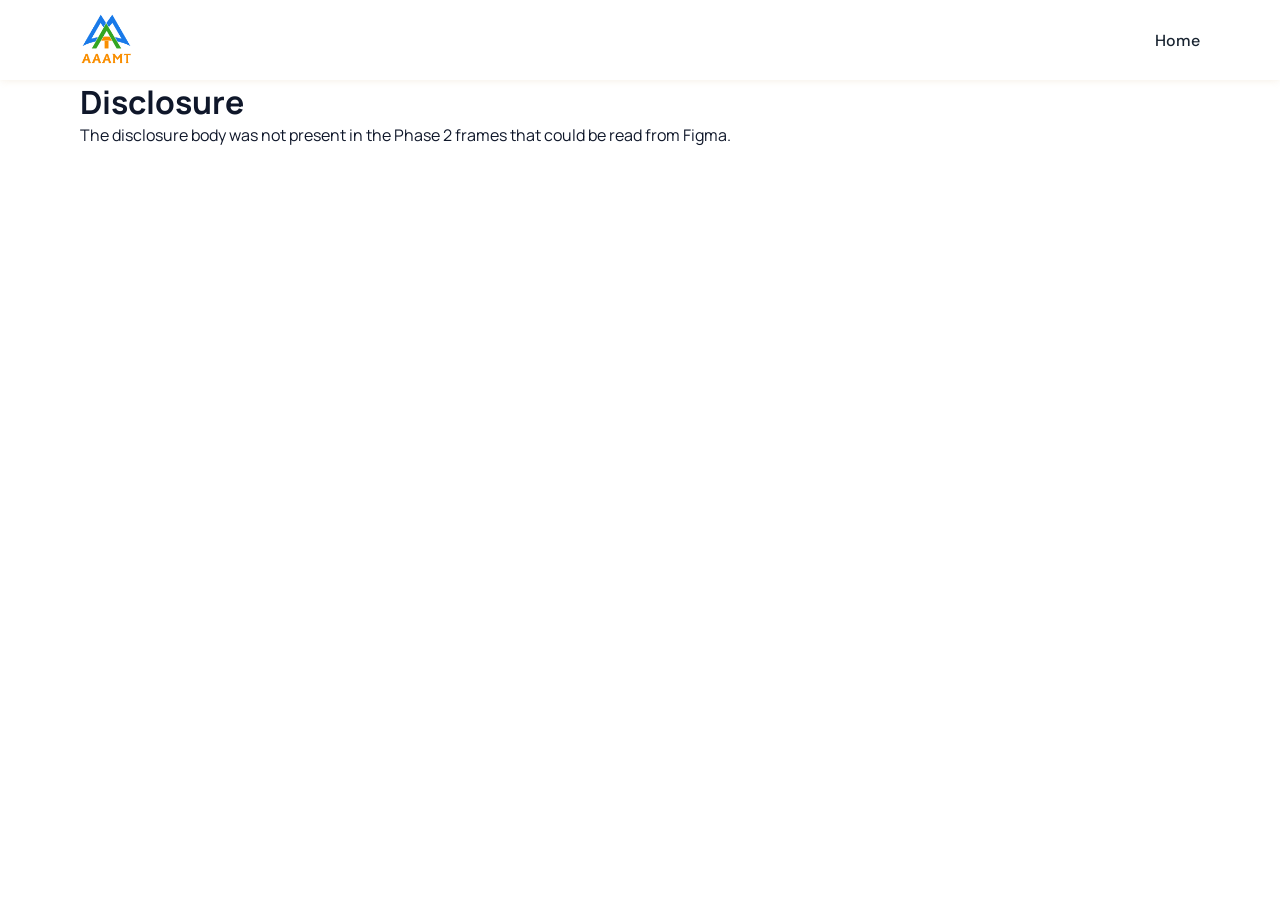
<file: disclosure.html>
<!DOCTYPE html>
<html lang="en">
<head>
  <meta charset="UTF-8">
  <meta name="viewport" content="width=device-width, initial-scale=1">
  <title>Disclosure · AAAMT</title>
  <link href="https://fonts.googleapis.com/css2?family=DM+Sans:wght@500;700&family=Manrope:wght@500;700&display=swap" rel="stylesheet">
  <link rel="stylesheet" href="css/base.css">
  <link rel="stylesheet" href="css/about.css">
</head>
<body>
  <header class="site-header"><div class="header-inner"><a class="logo" href="index.html"><img src="assets/images/logo-header.png" alt="AAAMT" width="53" height="52"></a><a class="nav-link" href="index.html">Home</a></div></header>
  <main class="page-hero"><div class="wrap"><h1>Disclosure</h1><p>The disclosure body was not present in the Phase 2 frames that could be read from Figma.</p></div></main>
</body>
</html>
</file>
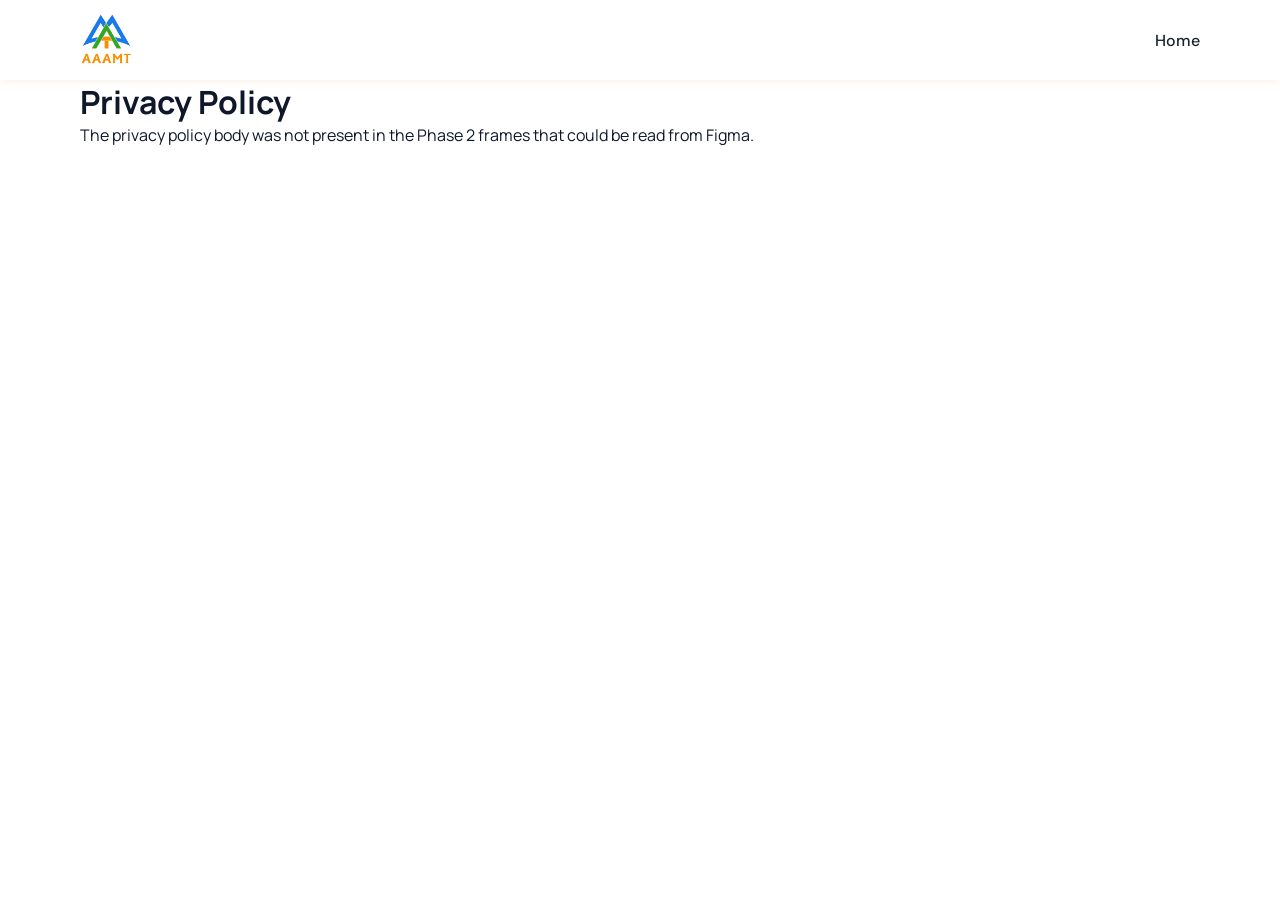
<file: privacy.html>
<!DOCTYPE html>
<html lang="en">
<head>
  <meta charset="UTF-8">
  <meta name="viewport" content="width=device-width, initial-scale=1">
  <title>Privacy Policy · AAAMT</title>
  <link href="https://fonts.googleapis.com/css2?family=DM+Sans:wght@500;700&family=Manrope:wght@500;700&display=swap" rel="stylesheet">
  <link rel="stylesheet" href="css/base.css">
  <link rel="stylesheet" href="css/about.css">
</head>
<body>
  <header class="site-header"><div class="header-inner"><a class="logo" href="index.html"><img src="assets/images/logo-header.png" alt="AAAMT" width="53" height="52"></a><a class="nav-link" href="index.html">Home</a></div></header>
  <main class="page-hero"><div class="wrap"><h1>Privacy Policy</h1><p>The privacy policy body was not present in the Phase 2 frames that could be read from Figma.</p></div></main>
</body>
</html>
</file>
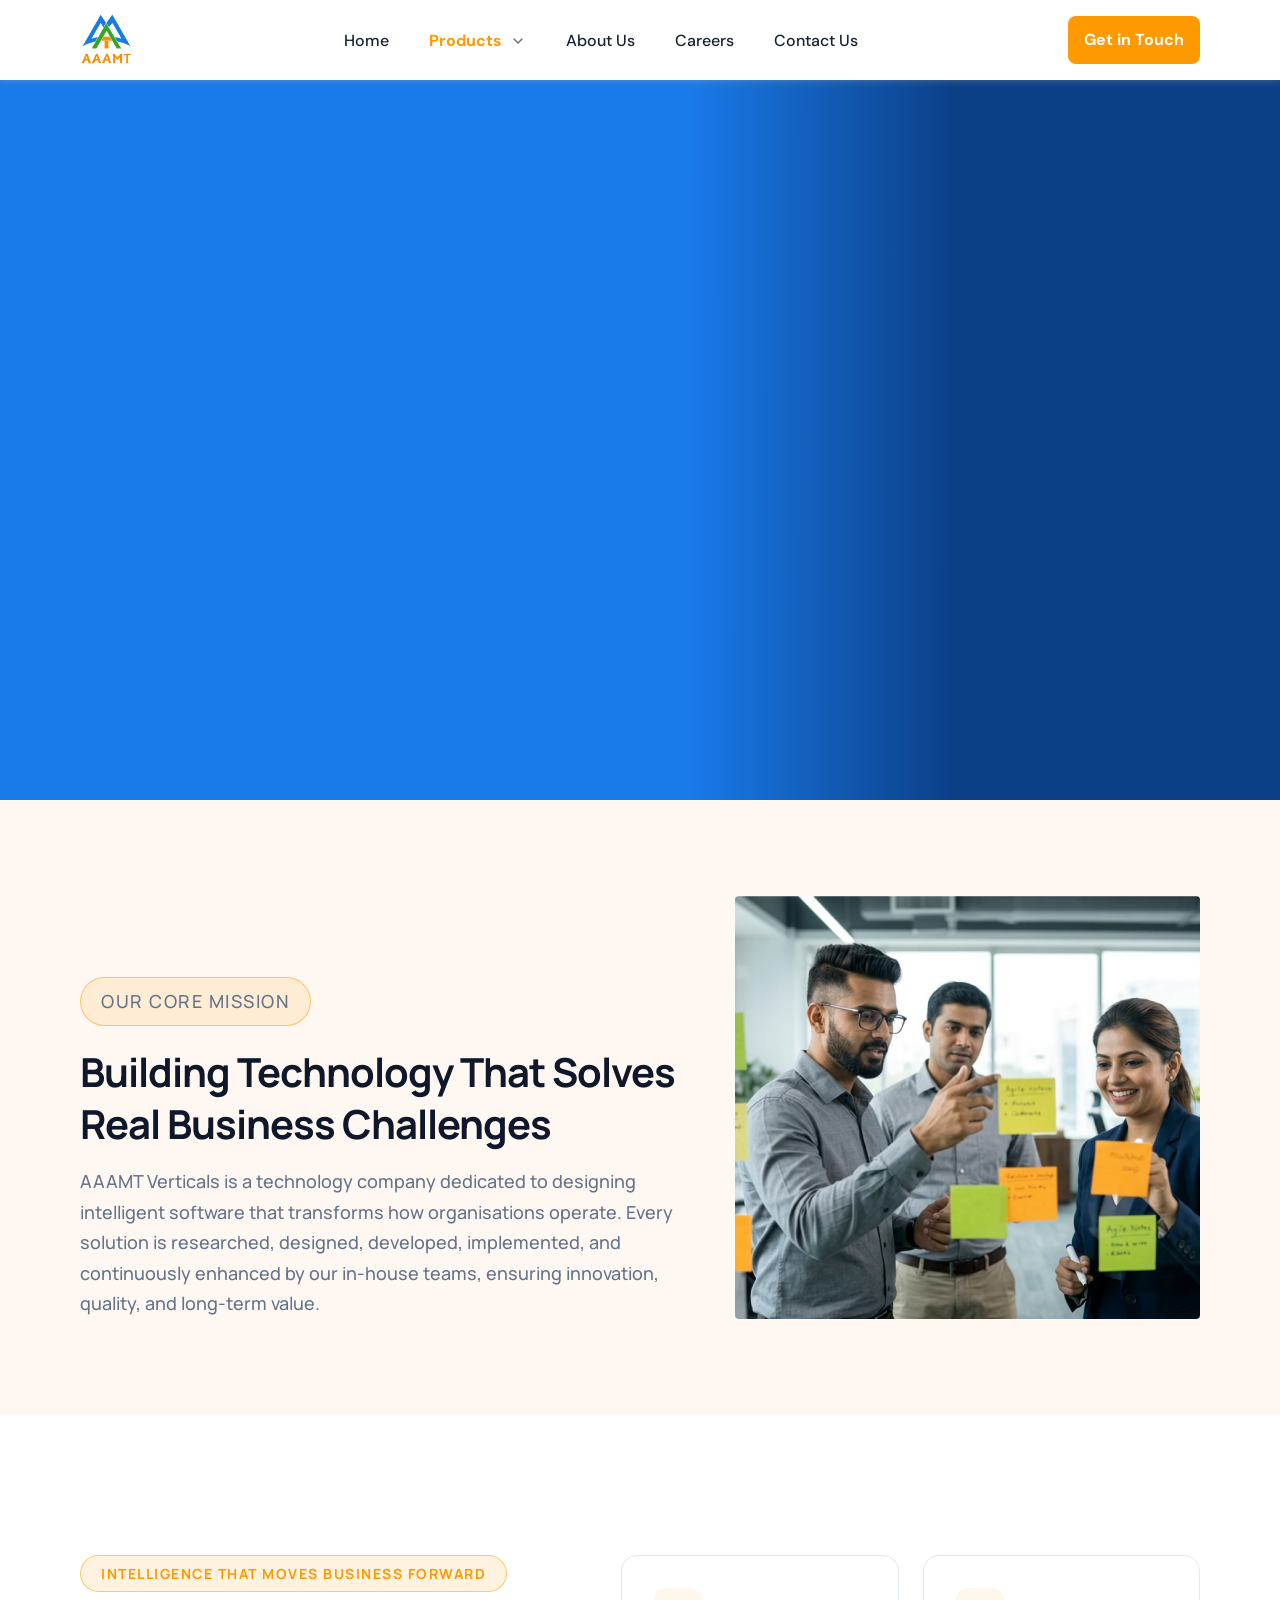
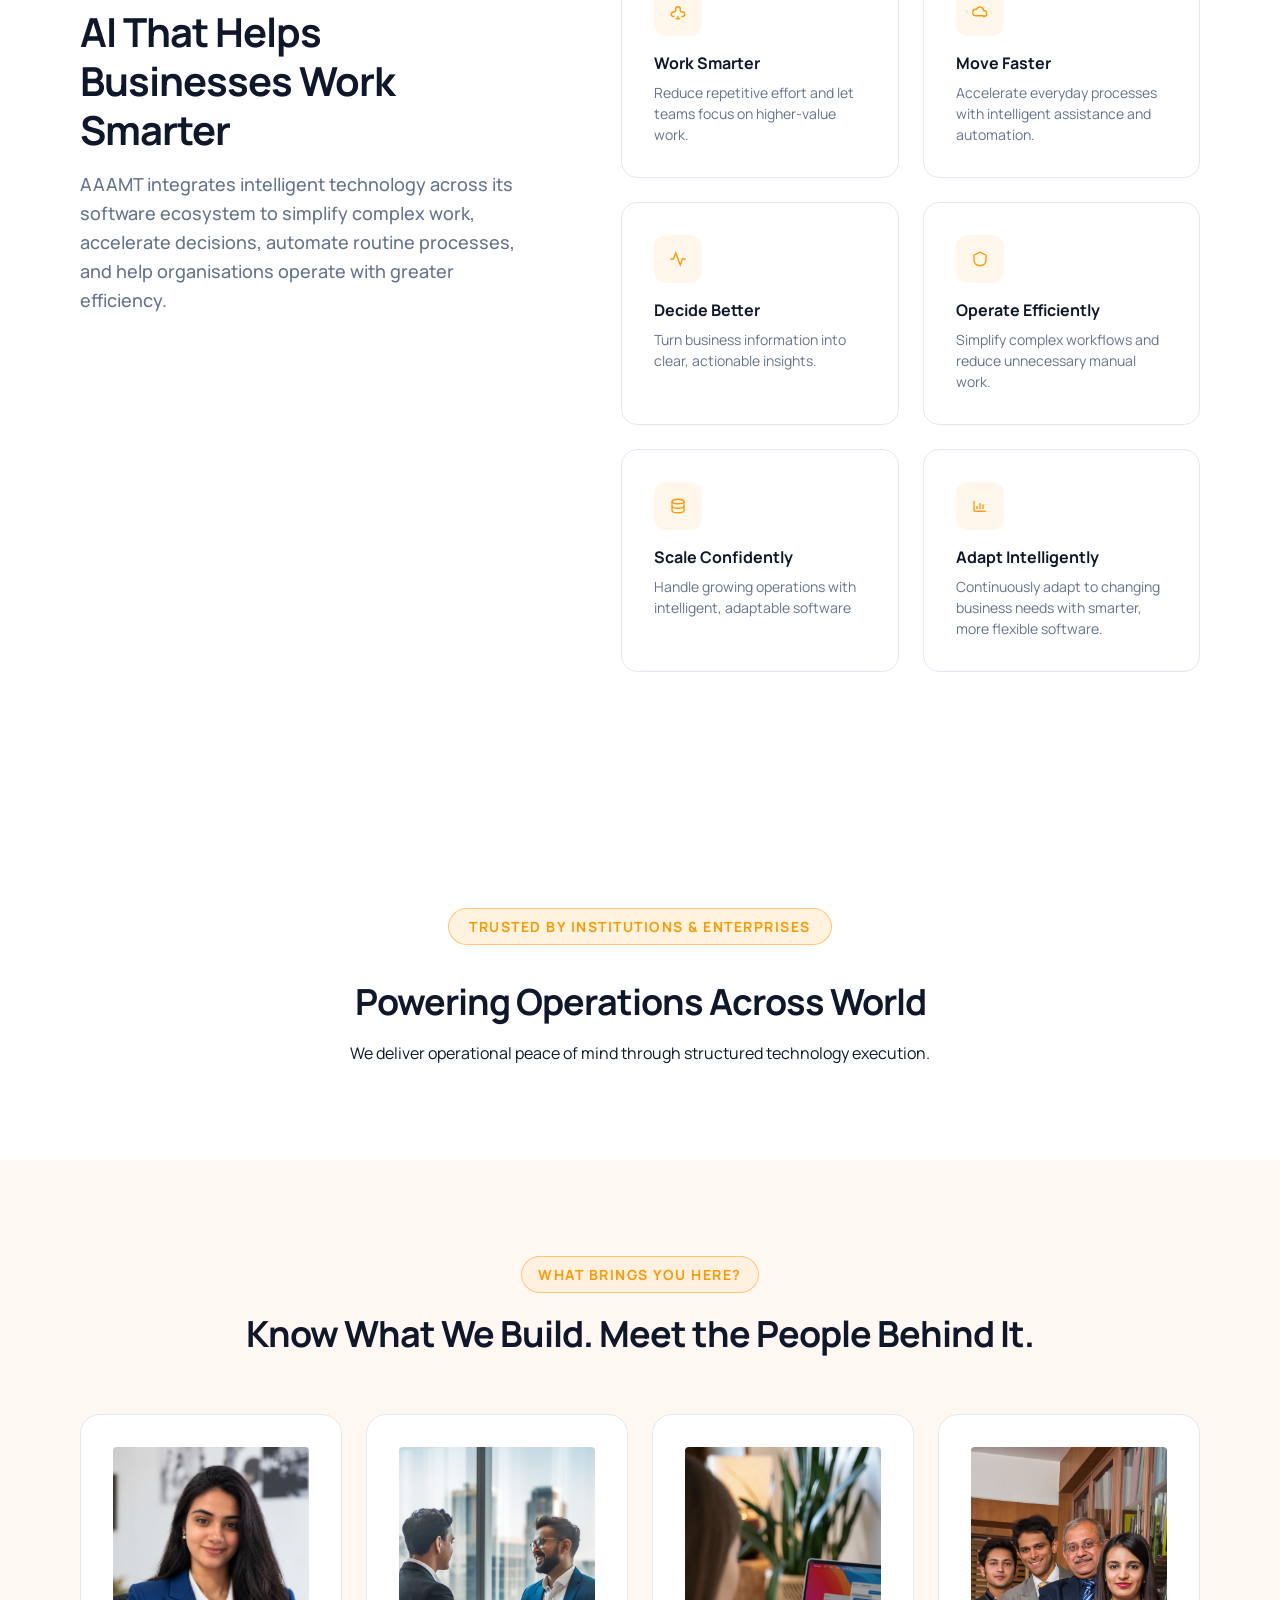
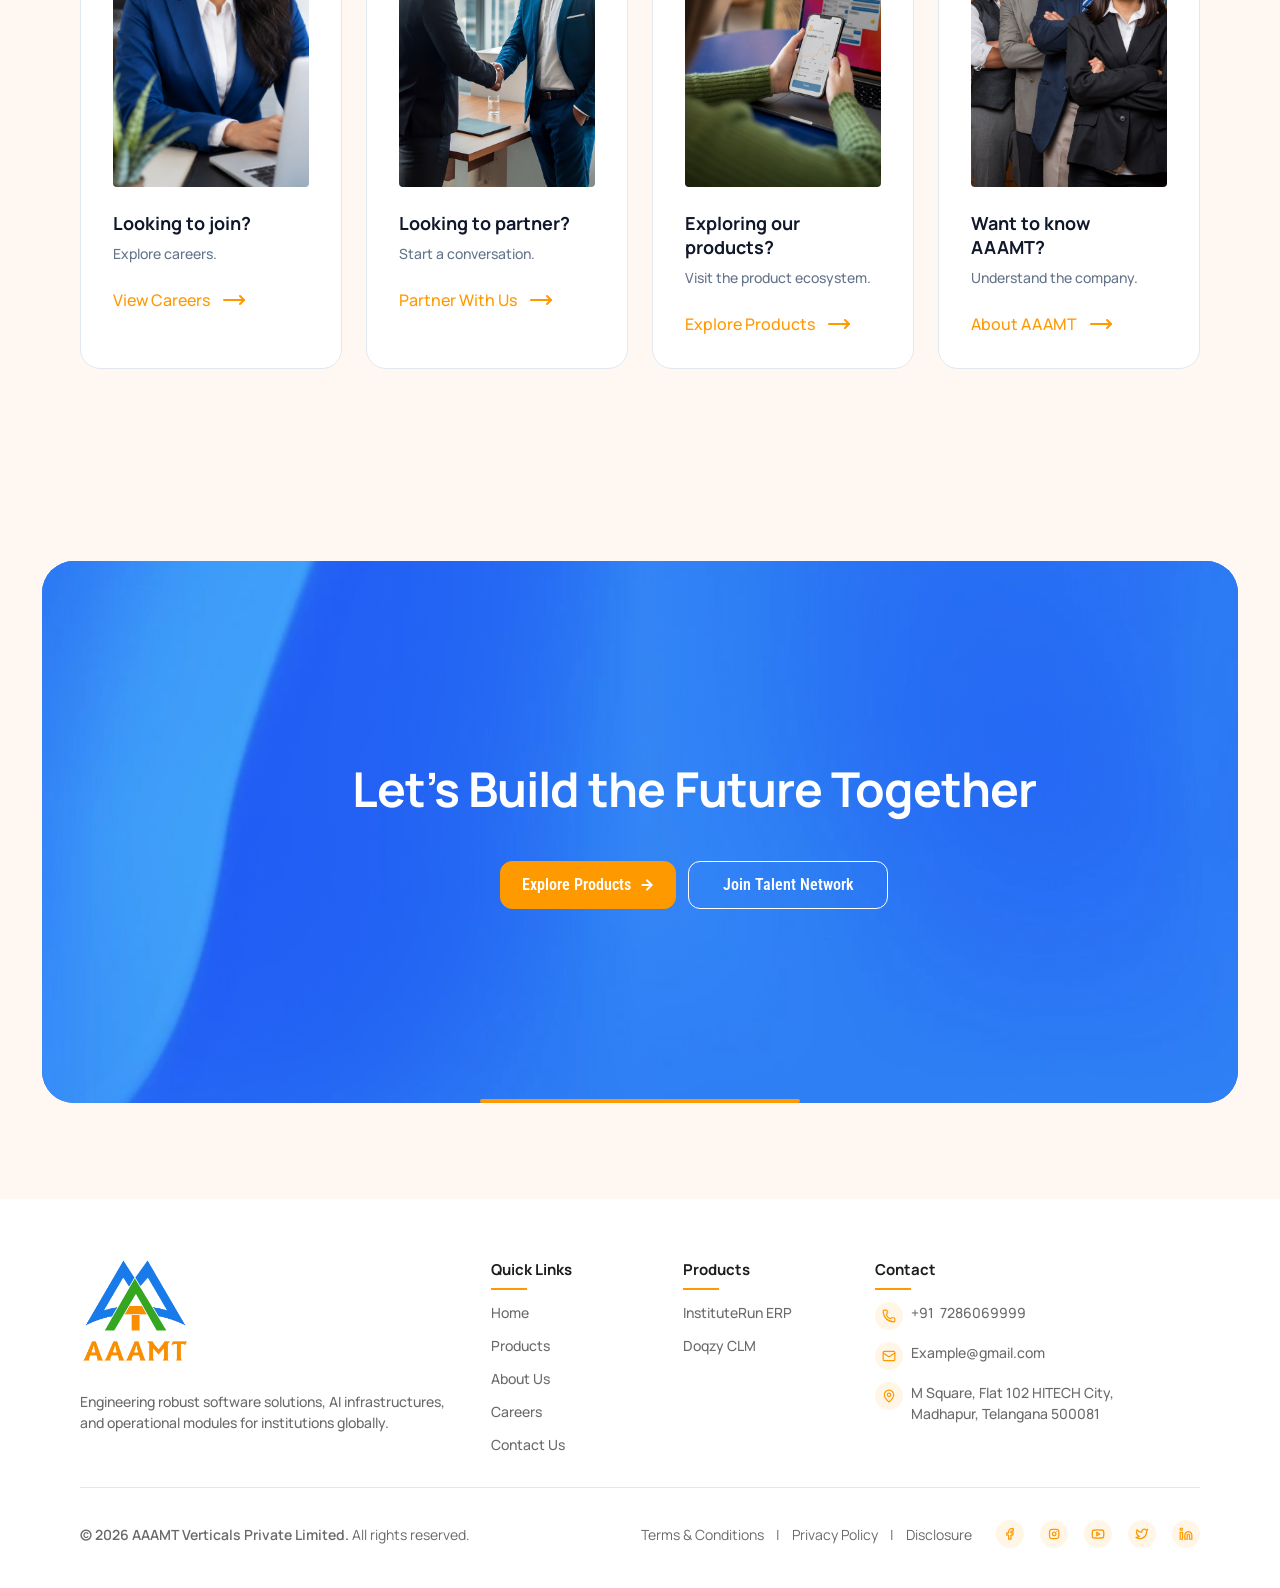
<file: products.html>
<!DOCTYPE html>
<html lang="en">
<head>
  <meta charset="UTF-8">
  <meta name="viewport" content="width=device-width, initial-scale=1">
  <title>Products · AAAMT</title>
  <link rel="preconnect" href="https://fonts.googleapis.com">
  <link rel="preconnect" href="https://fonts.gstatic.com" crossorigin>
  <link href="https://fonts.googleapis.com/css2?family=DM+Sans:opsz,wght@14,500;14,700&family=Manrope:wght@400;500;600;700;800&family=Outfit:wght@500;800&family=Roboto+Condensed:wght@600&display=swap" rel="stylesheet">
  <link rel="stylesheet" href="css/base.css?v=resp1">
  <link rel="stylesheet" href="css/home.css?v=resp1">
  <link rel="stylesheet" href="css/products.css?v=resp1">
</head>
<body>
  <header class="site-header">
    <div class="header-inner">
      <a class="logo" href="index.html"><img src="assets/images/logo-header.png" alt="AAAMT" width="53" height="52"></a>
      <button class="nav-toggle" type="button" aria-expanded="false" aria-label="Open menu"><span></span><span></span><span></span></button>
      <nav class="site-nav" id="site-nav">
        <a class="nav-link" href="index.html">Home</a>
        <div class="nav-drop">
          <button class="nav-link nav-drop-btn is-current" type="button" aria-expanded="false">Products <img src="assets/icons/chevron.svg" alt="" width="16" height="16"></button>
          <div class="nav-drop-panel">
            <div class="mega">
              <a class="mega-card" href="https://instituterun.com/" target="_blank" rel="noopener noreferrer"><img src="assets/images/inst_product.png" alt="InstituteRun. Comprehensive Automation and Communication Tool for Colleges"></a>
              <a class="mega-card" href="https://doqzy.com/" target="_blank" rel="noopener noreferrer"><img src="assets/images/Doqzy_prod.png" alt="Doqzy. Contract Lifecycle Management, Automated End-to-End"></a>
              <a class="mega-note" href="about.html"><p>Purpose-built SaaS products for Indian enterprises</p><span>Learn more about AAAMT <img src="assets/icons/arrow-orange.svg" alt="" width="18" height="18"></span></a>
            </div>
          </div>
        </div>
        <a class="nav-link" href="about.html">About Us</a>
        <a class="nav-link" href="careers.html">Careers</a>
        <a class="nav-link" href="contact.html">Contact Us</a>
        <a class="btn btn-orange mobile-cta" href="contact.html">Get in Touch</a>
      </nav>
      <a class="btn btn-orange" href="contact.html">Get in Touch</a>
    </div>
  </header>

  <main>
    <section class="hero">
      <div class="hero-frame">
      <video class="hero-photo" autoplay muted loop playsinline poster="assets/images/hero.png" aria-label="Technology professional in a glass-walled office">
        <source src="assets/videos/hero.mp4" type="video/mp4">
      </video>
      <div class="hero-wash"></div>
      <div class="hero-copy">
        <div>
          <p class="hero-badge"><img src="assets/icons/rotate-products.svg" alt="" width="12" height="12"> ENTERPRISE SOFTWARE • AI • DIGITAL TRANSFORMATION</p>
          <h1>Engineering Intelligent Software for the <span>Modern Enterprise</span></h1>
          <p>AAAMT Verticals develops enterprise SaaS and AI-powered platforms that help organizations simplify operations, automate workflows, and accelerate digital transformation.</p>
        </div>
        <div class="hero-actions">
          <a class="btn btn-orange" href="#products" data-open-products>Explore Products</a>
          <a class="btn btn-amber" href="careers.html">Join Our Team</a>
        </div>
      </div>
      </div>
    </section>

    <section class="section mission">
      <div class="wrap mission-grid">
        <div>
          <p class="pill">Our Core Mission</p>
          <h2>Building Technology That Solves Real Business Challenges</h2>
          <p>AAAMT Verticals is a technology company dedicated to designing intelligent software that transforms how organisations operate. Every solution is researched, designed, developed, implemented, and continuously enhanced by our in-house teams, ensuring innovation, quality, and long-term value.</p>
        </div>
        <video class="purpose-photo" autoplay muted loop playsinline poster="assets/images/purpose.png" aria-label="Team collaborating around notes in an office">
          <source src="assets/videos/hero-2.mp4" type="video/mp4">
        </video>
      </div>
    </section>

    <section class="section innovation">
      <div class="wrap innovation-grid">
        <div>
          <p class="pill">Intelligence that moves business forward</p>
          <h2>AI That Helps Businesses Work Smarter</h2>
          <p class="body">AAAMT integrates intelligent technology across its software ecosystem to simplify complex work, accelerate decisions, automate routine processes, and help organisations operate with greater efficiency.</p>
        </div>
        <div class="cap-grid">
          <article class="cap-card"><div class="cap-icon" aria-hidden="true"><svg width="18" height="18" viewBox="0 0 24 24" fill="none" stroke="currentColor" stroke-width="1.8"><path d="M12 5a3 3 0 0 0-3 3v1a3 3 0 0 1-3 3 3 3 0 0 0 0 6h1"/><path d="M12 5a3 3 0 0 1 3 3v1a3 3 0 0 0 3 3 3 3 0 0 1 0 6h-1"/><path d="M9 21h6"/><path d="M12 17v4"/></svg></div><h3>Work Smarter</h3><p>Reduce repetitive effort and let teams focus on higher-value work.</p></article>
          <article class="cap-card"><div class="cap-icon" aria-hidden="true"><svg width="18" height="18" viewBox="0 0 24 24" fill="none" stroke="currentColor" stroke-width="1.8"><path d="M17 18a4 4 0 0 0 0-8 5 5 0 0 0-9.6-1.5A4 4 0 0 0 6 17h11z"/></svg></div><h3>Move Faster</h3><p>Accelerate everyday processes with intelligent assistance and automation.</p></article>
          <article class="cap-card"><div class="cap-icon" aria-hidden="true"><svg width="18" height="18" viewBox="0 0 24 24" fill="none" stroke="currentColor" stroke-width="1.8"><path d="M22 12h-4l-3 8-6-16-3 8H2"/></svg></div><h3>Decide Better</h3><p>Turn business information into clear, actionable insights.</p></article>
          <article class="cap-card"><div class="cap-icon" aria-hidden="true"><svg width="18" height="18" viewBox="0 0 24 24" fill="none" stroke="currentColor" stroke-width="1.8"><path d="M12 3l8 4v6c0 5-3.5 7.5-8 8-4.5-.5-8-3-8-8V7l8-4z"/></svg></div><h3>Operate Efficiently</h3><p>Simplify complex workflows and reduce unnecessary manual work.</p></article>
          <article class="cap-card"><div class="cap-icon" aria-hidden="true"><svg width="18" height="18" viewBox="0 0 24 24" fill="none" stroke="currentColor" stroke-width="1.8"><ellipse cx="12" cy="6" rx="8" ry="3"/><path d="M4 6v6c0 1.7 3.6 3 8 3s8-1.3 8-3V6"/><path d="M4 12v6c0 1.7 3.6 3 8 3s8-1.3 8-3v-6"/></svg></div><h3>Scale Confidently</h3><p>Handle growing operations with intelligent, adaptable software</p></article>
          <article class="cap-card"><div class="cap-icon" aria-hidden="true"><svg width="18" height="18" viewBox="0 0 24 24" fill="none" stroke="currentColor" stroke-width="1.8"><path d="M4 19V5"/><path d="M4 19h16"/><path d="M8 16v-4"/><path d="M12 16V8"/><path d="M16 16v-6"/></svg></div><h3>Adapt Intelligently</h3><p>Continuously adapt to changing business needs with smarter, more flexible software.</p></article>
        </div>
      </div>
    </section>

    <section class="trust">
      <div class="wrap">
        <p class="pill">Trusted by institutions &amp; enterprises</p>
        <h2>Powering Operations Across World</h2>
        <p class="lede">We deliver operational peace of mind through structured technology execution.</p>
      </div>
    </section>

    <section class="section paths">
      <div class="wrap">
        <div class="center"><p class="pill">What brings you here?</p></div>
        <h2>Know What We Build. Meet the People Behind It.</h2>
        <div class="path-grid">
          <article class="path-card"><img src="assets/images/path-join.png" alt=""><h3>Looking to join?</h3><p>Explore careers.</p><a href="careers.html">View Careers <img src="assets/icons/arrow-orange.svg" alt="" width="24" height="24"></a></article>
          <article class="path-card"><img src="assets/images/path-partner.png" alt=""><h3>Looking to partner?</h3><p>Start a conversation.</p><a href="contact.html">Partner With Us <img src="assets/icons/arrow-orange.svg" alt="" width="24" height="24"></a></article>
          <article class="path-card"><img src="assets/images/path-products.png" alt=""><h3>Exploring our products?</h3><p>Visit the product ecosystem.</p><a href="#products" data-open-products>Explore Products <img src="assets/icons/arrow-orange.svg" alt="" width="24" height="24"></a></article>
          <article class="path-card"><img src="assets/images/path-about.png" alt=""><h3>Want to know AAAMT?</h3><p>Understand the company.</p><a href="about.html">About AAAMT <img src="assets/icons/arrow-orange.svg" alt="" width="24" height="24"></a></article>
        </div>
      </div>
    </section>

    <section class="cta-band">
      <div class="wrap">
        <div class="cta-card">
          <img class="cta-photo" src="assets/images/cta-bg.png" alt="">
          <div>
            <div class="cta-copy">
              <h2>Let’s Build the Future Together</h2>
            </div>
            <div class="cta-actions">
              <a class="btn btn-orange" href="#products" data-open-products>Explore Products <img src="assets/icons/arrow-cta.svg" alt="" width="16" height="16"></a>
              <a class="btn btn-white" href="careers.html#talent">Join Talent Network</a>
            </div>
          </div>
          <span class="cta-signal"></span>
        </div>
      </div>
    </section>
  </main>

  <footer class="site-footer">
    <div class="wrap">
      <div class="footer-grid">
        <div class="footer-brand">
          <img class="footer-logo" src="assets/images/logo-footer.png" alt="AAAMT">
          <p>Engineering robust software solutions, AI infrastructures, and operational modules for institutions globally.</p>
        </div>
        <div class="footer-col">
          <h2>Quick Links</h2>
          <a href="index.html">Home</a>
          <a href="#products" data-open-products>Products</a>
          <a href="about.html">About Us</a>
          <a href="careers.html">Careers</a>
          <a href="contact.html">Contact Us</a>
        </div>
        <div class="footer-col">
          <h2>Products</h2>
          <a href="https://instituterun.com/" target="_blank" rel="noopener noreferrer">InstituteRun ERP</a>
          <a href="https://doqzy.com/" target="_blank" rel="noopener noreferrer">Doqzy CLM</a>
        </div>
        <div class="footer-col">
          <h2>Contact</h2>
          <div class="contact-row"><span class="icon-bubble"><img src="assets/icons/phone.svg" alt="" width="14" height="14"></span><p>+91&nbsp;&nbsp;7286069999</p></div>
          <div class="contact-row"><span class="icon-bubble"><img src="assets/icons/mail.svg" alt="" width="14" height="14"></span><p>Example@gmail.com</p></div>
          <div class="contact-row"><span class="icon-bubble"><img src="assets/icons/pin.svg" alt="" width="14" height="14"></span><p>M Square, Flat 102 HITECH City,<br>Madhapur, Telangana 500081</p></div>
        </div>
      </div>
      <div class="footer-bottom">
        <p><strong>© 2026 AAAMT Verticals Private Limited.</strong> All rights reserved.</p>
        <div class="legal-social">
          <div class="legal">
            <a href="terms.html">Terms &amp; Conditions</a><span>|</span>
            <a href="privacy.html">Privacy Policy</a><span>|</span>
            <a href="disclosure.html">Disclosure</a>
          </div>
          <div class="socials">
            <a class="icon-bubble" href="https://facebook.com" aria-label="Facebook"><img src="assets/icons/facebook.svg" alt="" width="14" height="14"></a>
            <a class="icon-bubble" href="https://instagram.com" aria-label="Instagram"><img src="assets/icons/instagram.svg" alt="" width="14" height="14"></a>
            <a class="icon-bubble" href="https://youtube.com" aria-label="YouTube"><img src="assets/icons/social-3.svg" alt="" width="14" height="14"></a>
            <a class="icon-bubble" href="https://x.com" aria-label="X"><img src="assets/icons/twitter.svg" alt="" width="14" height="14"></a>
            <a class="icon-bubble" href="https://www.linkedin.com/company/aaamtverticals/?originalSubdomain=in" target="_blank" rel="noopener noreferrer" aria-label="LinkedIn"><img src="assets/icons/linkedin.svg" alt="" width="14" height="14"></a>
          </div>
        </div>
      </div>
    </div>
  </footer>
  <script src="js/nav.js?v=legal1"></script>
</body>
</html>
</file>
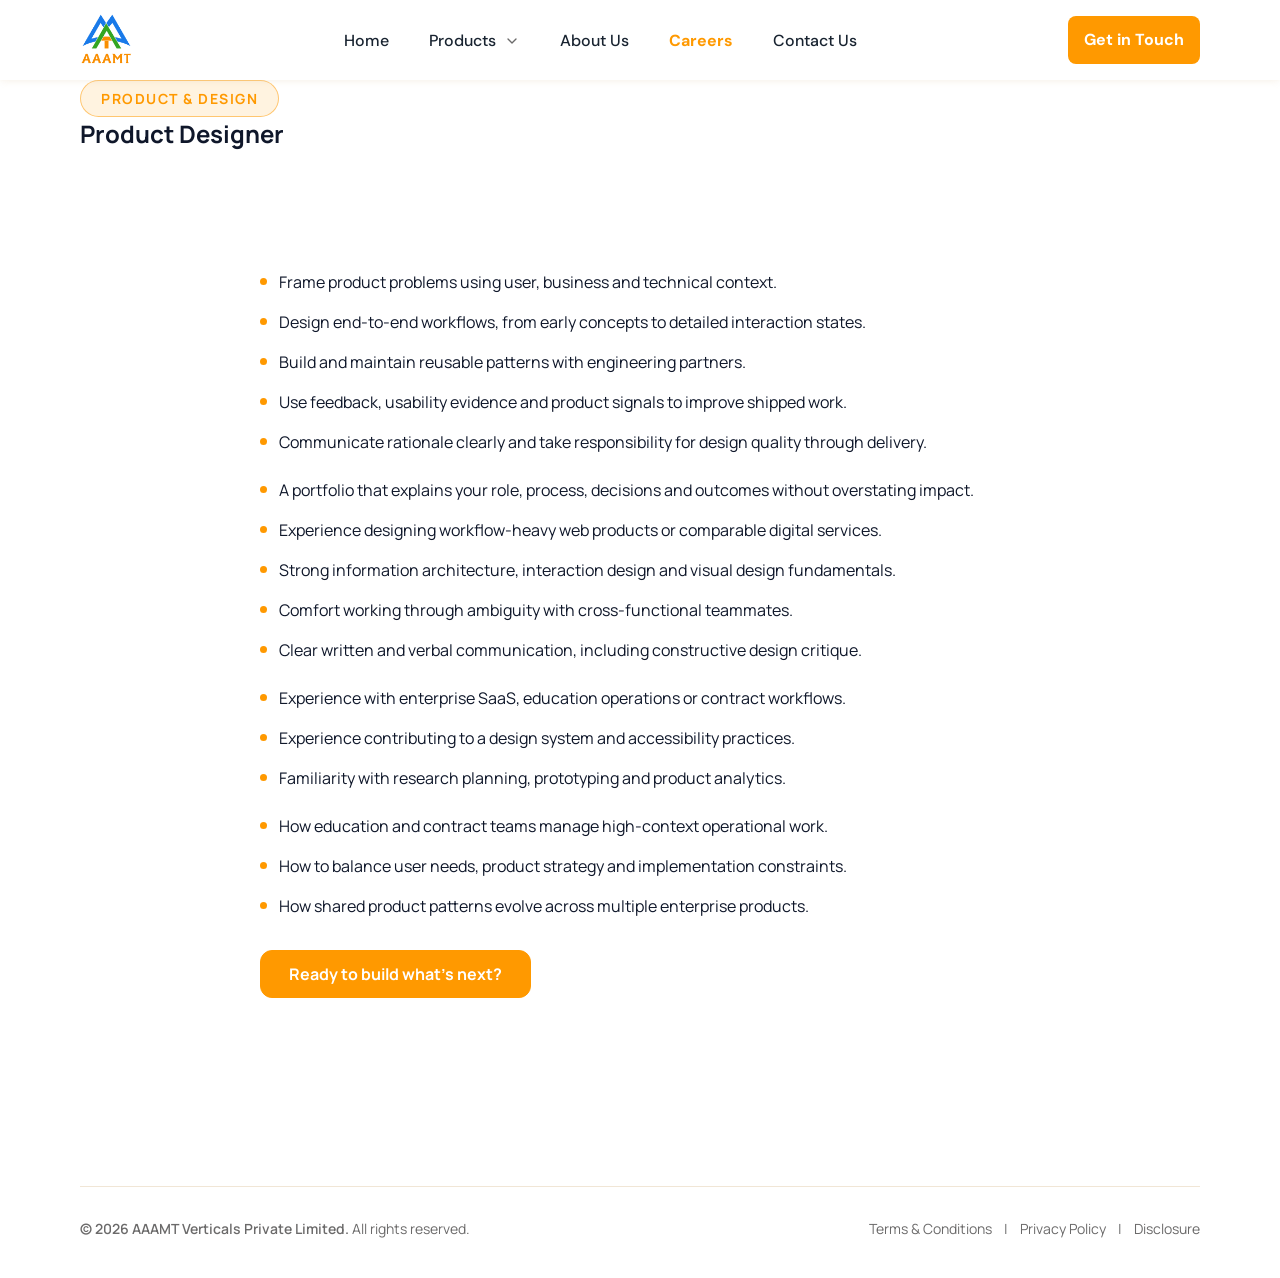
<file: role.html>
<!DOCTYPE html>
<html lang="en">
<head>
  <meta charset="UTF-8">
  <meta name="viewport" content="width=device-width, initial-scale=1">
  <title>Product Designer · AAAMT Careers</title>
  <link rel="preconnect" href="https://fonts.googleapis.com">
  <link rel="preconnect" href="https://fonts.gstatic.com" crossorigin>
  <link href="https://fonts.googleapis.com/css2?family=DM+Sans:opsz,wght@14,500;14,700&family=Manrope:wght@400;500;600;700;800&family=Roboto+Condensed:wght@600&display=swap" rel="stylesheet">
  <link rel="stylesheet" href="css/base.css?v=resp1">
  <link rel="stylesheet" href="css/about.css?v=resp1">
  <link rel="stylesheet" href="css/careers.css?v=resp1">
</head>
<body>
  <header class="site-header">
    <div class="header-inner">
      <a class="logo" href="index.html"><img src="assets/images/logo-header.png" alt="AAAMT" width="53" height="52"></a>
      <button class="nav-toggle" type="button" aria-expanded="false" aria-label="Open menu"><span></span><span></span><span></span></button>
      <nav class="site-nav">
        <a class="nav-link" href="index.html">Home</a>
        <div class="nav-drop">
          <button class="nav-link nav-drop-btn" type="button" aria-expanded="false">Products <img src="assets/icons/chevron.svg" alt="" width="16" height="16"></button>
          <div class="nav-drop-panel">
            <div class="mega">
              <a class="mega-card" href="https://instituterun.com/" target="_blank" rel="noopener noreferrer"><img src="assets/images/inst_product.png" alt="InstituteRun. Comprehensive Automation and Communication Tool for Colleges"></a>
              <a class="mega-card" href="https://doqzy.com/" target="_blank" rel="noopener noreferrer"><img src="assets/images/Doqzy_prod.png" alt="Doqzy. Contract Lifecycle Management, Automated End-to-End"></a>
              <a class="mega-note" href="about.html"><p>Purpose-built SaaS products for Indian enterprises</p><span>Learn more about AAAMT <img src="assets/icons/arrow-orange.svg" alt="" width="18" height="18"></span></a>
            </div>
          </div>
        </div>
        <a class="nav-link" href="about.html">About Us</a>
        <a class="nav-link is-current" href="careers.html">Careers</a>
        <a class="nav-link" href="contact.html">Contact Us</a>
        <a class="btn btn-orange mobile-cta" href="contact.html">Get in Touch</a>
      </nav>
      <a class="btn btn-orange" href="careers.html#talent">Get in Touch</a>
    </div>
  </header>
  <main>
    <section class="page-hero">
      <div class="wrap">
        <p class="pill">Product &amp; Design</p>
        <h1>Product Designer</h1>
      </div>
    </section>
    <section class="section">
      <div class="wrap" style="max-width:760px">
        <ul class="role-list">
          <li>Frame product problems using user, business and technical context.</li>
          <li>Design end-to-end workflows, from early concepts to detailed interaction states.</li>
          <li>Build and maintain reusable patterns with engineering partners.</li>
          <li>Use feedback, usability evidence and product signals to improve shipped work.</li>
          <li>Communicate rationale clearly and take responsibility for design quality through delivery.</li>
        </ul>
        <ul class="role-list">
          <li>A portfolio that explains your role, process, decisions and outcomes without overstating impact.</li>
          <li>Experience designing workflow-heavy web products or comparable digital services.</li>
          <li>Strong information architecture, interaction design and visual design fundamentals.</li>
          <li>Comfort working through ambiguity with cross-functional teammates.</li>
          <li>Clear written and verbal communication, including constructive design critique.</li>
        </ul>
        <ul class="role-list">
          <li>Experience with enterprise SaaS, education operations or contract workflows.</li>
          <li>Experience contributing to a design system and accessibility practices.</li>
          <li>Familiarity with research planning, prototyping and product analytics.</li>
        </ul>
        <ul class="role-list">
          <li>How education and contract teams manage high-context operational work.</li>
          <li>How to balance user needs, product strategy and implementation constraints.</li>
          <li>How shared product patterns evolve across multiple enterprise products.</li>
        </ul>
        <a class="btn btn-orange" href="careers.html#talent" style="margin-top:32px">Ready to build what's next?</a>
      </div>
    </section>
  </main>
  <footer class="site-footer">
    <div class="wrap">
      <div class="footer-bottom">
        <p><strong>© 2026 AAAMT Verticals Private Limited.</strong> All rights reserved.</p>
        <div class="legal"><a href="terms.html">Terms &amp; Conditions</a><span>|</span><a href="privacy.html">Privacy Policy</a><span>|</span><a href="disclosure.html">Disclosure</a></div>
      </div>
    </div>
  </footer>
  <script src="js/nav.js?v=legal1"></script>
</body>
</html>
</file>
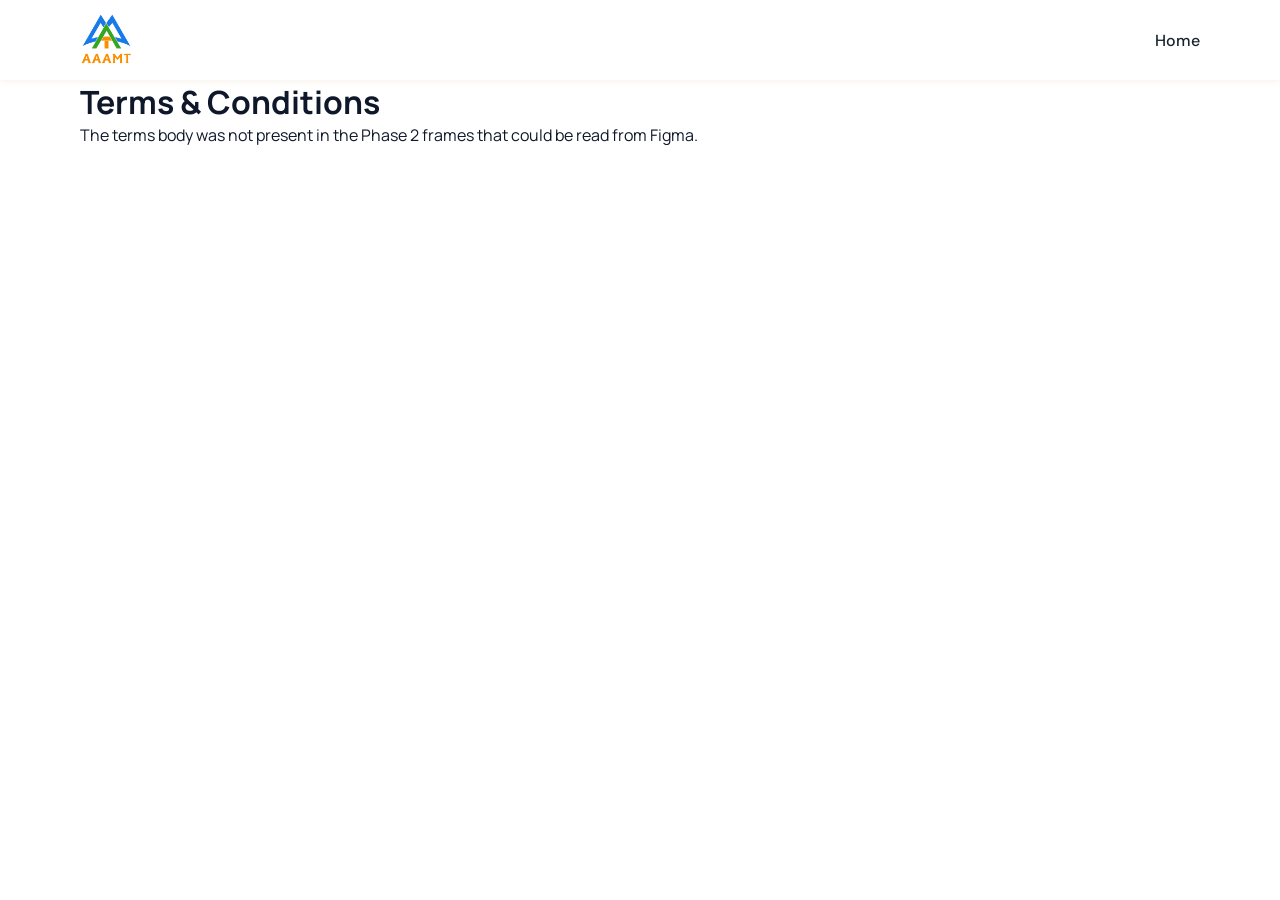
<file: terms.html>
<!DOCTYPE html>
<html lang="en">
<head>
  <meta charset="UTF-8">
  <meta name="viewport" content="width=device-width, initial-scale=1">
  <title>Terms &amp; Conditions · AAAMT</title>
  <link href="https://fonts.googleapis.com/css2?family=DM+Sans:wght@500;700&family=Manrope:wght@500;700&display=swap" rel="stylesheet">
  <link rel="stylesheet" href="css/base.css">
  <link rel="stylesheet" href="css/about.css">
</head>
<body>
  <header class="site-header"><div class="header-inner"><a class="logo" href="index.html"><img src="assets/images/logo-header.png" alt="AAAMT" width="53" height="52"></a><a class="nav-link" href="index.html">Home</a></div></header>
  <main class="page-hero"><div class="wrap"><h1>Terms &amp; Conditions</h1><p>The terms body was not present in the Phase 2 frames that could be read from Figma.</p></div></main>
</body>
</html>
</file>
<file: css/base.css>
:root {
  --orange: #ff9900;
  --orange-soft: rgba(255, 153, 0, 0.12);
  --orange-softer: rgba(255, 153, 0, 0.08);
  --orange-line: rgba(255, 153, 0, 0.5);
  --navy: #0f172a;
  --ink: #182330;
  --heading: #1c1c1c;
  --muted: #64748b;
  --gray: #6b6a6a;
  --cream: #fff8f2;
  --cream-icon: #fff6e7;
  --line: #e2e8f0;
  --blue: #197ae9;
  --green: #00ff2e;
  --white: #ffffff;
  --max: 1280px;
  --header: 80px;
  --shadow-header: 0 0 8px rgba(225, 202, 168, 0.32);
  --font: "Manrope", sans-serif;
  --nav: "DM Sans", sans-serif;
  --cta: "Roboto Condensed", sans-serif;
}

*,
*::before,
*::after { box-sizing: border-box; }

html { scroll-behavior: smooth; }
[id] { scroll-margin-top: var(--header); }

body {
  margin: 0;
  color: var(--navy);
  font-family: var(--font);
  background: var(--white);
  overflow-x: hidden;
}

img { max-width: 100%; display: block; }

a { color: inherit; text-decoration: none; }

button, input, textarea { font: inherit; }

p { margin: 0; }

.sr-only {
  position: absolute;
  width: 1px;
  height: 1px;
  padding: 0;
  margin: -1px;
  overflow: hidden;
  clip: rect(0, 0, 0, 0);
  white-space: nowrap;
  border: 0;
}

.wrap {
  width: min(var(--max), calc(100% - 160px));
  margin-inline: auto;
}

.site-header {
  position: sticky;
  top: 0;
  z-index: 40;
  height: var(--header);
  background: var(--white);
  box-shadow: var(--shadow-header);
}

.header-inner {
  height: 100%;
  width: min(var(--max), calc(100% - 160px));
  margin-inline: auto;
  display: flex;
  align-items: center;
  justify-content: space-between;
  gap: 24px;
}

.logo img {
  width: 53px;
  height: 52px;
  object-fit: contain;
}

.site-nav {
  display: flex;
  align-items: center;
  gap: 40px;
}

.nav-link {
  font-family: var(--nav);
  font-weight: 500;
  font-size: 16px;
  color: var(--ink);
  background: none;
  border: 0;
  padding: 0;
  cursor: pointer;
  display: inline-flex;
  align-items: center;
  gap: 8px;
}

.nav-link { transition: color 0.2s ease; }
.nav-link:hover { color: var(--orange); }
.nav-link.is-current {
  font-weight: 700;
  color: var(--orange);
}
.nav-drop.is-open .nav-drop-btn {
  font-weight: 700;
  color: var(--orange);
}
.site-nav:has(.nav-drop.is-open) .nav-link.is-current:not(.nav-drop-btn) {
  font-weight: 500;
  color: var(--ink);
}

.nav-drop { position: static; }

.nav-drop-panel {
  display: none;
  position: fixed;
  top: var(--header);
  left: 0;
  right: 0;
  z-index: 39;
  padding: 20px 0 28px;
  background: var(--white);
  box-shadow: 0 16px 28px rgba(15, 23, 42, 0.06);
}

.nav-drop-panel::before {
  content: "";
  position: absolute;
  left: 0;
  right: 0;
  top: -20px;
  height: 20px;
}

.nav-drop.is-open .nav-drop-panel { display: block; }

body:has(.nav-drop.is-open)::before {
  content: "";
  position: fixed;
  top: var(--header);
  right: 0;
  bottom: 0;
  left: 0;
  z-index: 38;
  background: rgba(72, 76, 80, 0.42);
  backdrop-filter: blur(8px);
  -webkit-backdrop-filter: blur(8px);
}

.nav-drop.is-open .nav-drop-btn {
  color: var(--orange);
  font-weight: 700;
}

.nav-drop.is-open .nav-drop-btn img {
  transform: rotate(180deg);
  filter: brightness(0) saturate(100%) invert(62%) sepia(85%) saturate(1632%) hue-rotate(1deg) brightness(104%) contrast(104%);
}

.mega {
  width: min(var(--max), calc(100% - 160px));
  margin-inline: auto;
  display: grid;
  grid-template-columns: 1fr 1fr 1fr;
  gap: 16px;
  align-items: stretch;
}

.mega-card {
  display: block;
  border-radius: 16px;
  transition: transform 0.2s ease, box-shadow 0.2s ease;
}
.mega-card:hover { transform: translateY(-4px); box-shadow: 0 14px 28px rgba(15, 23, 42, 0.12); }
.mega-card img {
  width: 100%;
  height: auto;
  border-radius: 16px;
}

.mega-note {
  display: flex;
  flex-direction: column;
  align-items: center;
  justify-content: center;
  gap: 18px;
  min-height: 100%;
  padding: 32px 28px;
  text-align: center;
  background: #fff6ee;
  border: 1.5px solid var(--orange);
  border-radius: 18px;
  color: #8b93a7;
  font-size: 16px;
  font-weight: 500;
  line-height: 1.45;
}

.mega-note { transition: background 0.2s ease, transform 0.2s ease; }
.mega-note:hover { background: #fff; transform: translateY(-4px); }
.mega-note p { margin: 0; max-width: 240px; }

.mega-note span {
  display: inline-flex;
  align-items: center;
  gap: 8px;
  color: var(--orange);
  font-weight: 600;
}

.mega-note img { width: 18px; height: 18px; }

.nav-toggle {
  display: none;
  width: 44px;
  height: 44px;
  border: 0;
  background: transparent;
  padding: 10px;
  flex-direction: column;
  justify-content: center;
  gap: 5px;
}

.nav-toggle span {
  display: block;
  height: 2px;
  background: var(--navy);
  border-radius: 2px;
}

.btn {
  display: inline-flex;
  align-items: center;
  justify-content: center;
  gap: 8px;
  height: 48px;
  padding: 16px 28px;
  border-radius: 12px;
  font-weight: 700;
  font-size: 16px;
  line-height: 1;
  border: 1.6px solid transparent;
  cursor: pointer;
  white-space: nowrap;
}

.btn { transition: transform 0.2s ease, background 0.2s ease, box-shadow 0.2s ease, color 0.2s ease; }
.btn:hover { transform: translateY(-2px); box-shadow: 0 8px 18px rgba(15, 23, 42, 0.12); }
.btn-orange { background: var(--orange); color: var(--white); border-color: var(--orange); }
.btn-orange:hover { background: #e68a00; }
.btn-white { background: transparent; color: var(--white); border-color: var(--white); }
.btn-white:hover { background: rgba(255, 255, 255, 0.14); }
.btn-amber { background: transparent; color: #ffb039; border-color: #ffb039; }
.btn-ghost { background: var(--white); color: var(--navy); border-color: var(--line); }
.btn img { width: 16px; height: 16px; }

.header-inner > .btn {
  height: 48px;
  padding: 10px 16px;
  border-radius: 8px;
  border-width: 0;
  font-family: var(--nav);
  font-weight: 700;
  font-size: 16px;
}

.pill {
  display: inline-flex;
  align-items: center;
  justify-content: center;
  gap: 8px;
  padding: 8px 20px;
  border-radius: 50px;
  border: 1px solid var(--orange-line);
  background: var(--orange-soft);
  color: var(--orange);
  font-weight: 700;
  font-size: 14px;
  letter-spacing: 1.5px;
  text-transform: uppercase;
}

.pill img { width: 12px; height: 12px; }

.section { padding: 96px 0; }

.center { text-align: center; }

h1, h2, h3 { margin: 0; font-weight: 700; letter-spacing: 0; }

.site-footer { background: var(--white); padding: 60px 0 40px; }

.footer-grid {
  display: grid;
  grid-template-columns: 379px 160px 160px 1fr;
  gap: 32px;
  justify-content: space-between;
}

.footer-logo { width: 111px; height: 108px; object-fit: contain; }

.footer-brand p {
  margin-top: 24px;
  max-width: 386px;
  color: var(--gray);
  font-weight: 500;
  font-size: 14px;
  line-height: 1.5;
}

.footer-col h2 {
  font-size: 15px;
  letter-spacing: 0;
  color: var(--heading);
}

.footer-col h2::after {
  content: "";
  display: block;
  width: 36px;
  height: 2px;
  margin-top: 8px;
  background: var(--orange);
}

.footer-col a, .footer-col p {
  display: block;
  margin-top: 12px;
  color: var(--gray);
  font-weight: 500;
  font-size: 14px;
  line-height: 1.5;
}
.footer-col a { transition: color 0.2s ease; }
.footer-col a:hover { color: var(--orange); }

.contact-row { display: flex; gap: 8px; align-items: flex-start; margin-top: 12px; }
.contact-row p { margin-top: 0; }

.icon-bubble {
  width: 28px;
  height: 28px;
  border-radius: 32px;
  background: var(--cream-icon);
  display: grid;
  place-items: center;
  flex: none;
}

.icon-bubble img { width: 14px; height: 14px; }

.footer-bottom {
  margin-top: 32px;
  padding-top: 32px;
  border-top: 1px solid #f1e6d6;
  display: flex;
  justify-content: space-between;
  align-items: center;
  gap: 24px;
  color: var(--gray);
  font-size: 14px;
}

.footer-bottom strong { font-weight: 600; }

.legal { display: flex; gap: 12px; align-items: center; }
.legal a { transition: color 0.2s ease; }
.legal a:hover { color: var(--orange); }
@media (prefers-reduced-motion: reduce) {
  .btn, .nav-link, .mega-card, .mega-note, .product-card, .product-visual img, .eco-card, .help-card, .role-card, .principle, .path-card, .pillar-grid article {
    transition: none;
  }
  .btn:hover, .mega-card:hover, .mega-note:hover, .product-card:hover, .eco-card:hover, .help-card:hover, .role-card:hover, .principle:hover, .path-card:hover, .pillar-grid article:hover,
  .product-card:hover .product-visual img {
    transform: none;
  }
}
.socials { display: flex; gap: 16px; }
.legal-social { display: flex; align-items: center; gap: 24px; }

.cta-band { background: var(--cream); padding: 96px 0; }
.cta-band .wrap { width: min(1304px, calc(100% - 84px)); }

.cta-card {
  position: relative;
  height: 542px;
  border-radius: 32px;
  overflow: hidden;
  color: var(--white);
  display: grid;
  place-items: center;
  text-align: center;
  background: #1567d6 center / cover no-repeat;
}

.cta-card img.cta-photo,
.cta-card video.cta-photo {
  position: absolute;
  inset: 0;
  z-index: 0;
  width: 100%;
  height: 100%;
  object-fit: cover;
  max-width: none;
  pointer-events: none;
  background: #1567d6;
}

.cta-card > div {
  position: absolute;
  top: 161px;
  left: 252px;
  z-index: 1;
  box-sizing: border-box;
  width: 800px;
  height: 221px;
  display: flex;
  flex-direction: column;
  align-items: center;
  justify-content: center;
  gap: 40px;
  transform: rotate(0deg);
  opacity: 1;
  text-align: center;
}

.cta-card:hover > div {
  top: 161px;
  left: 252px;
  width: 800px;
  height: 221px;
  gap: 40px;
  transform: rotate(0deg);
  opacity: 1;
}

.cta-copy { position: relative; z-index: 1; width: 100%; }
.cta-copy h2 { font-size: 48px; font-weight: 700; letter-spacing: -1px; line-height: normal; }
.cta-copy p { margin: 12px 0 0; font-weight: 500; font-size: 16px; line-height: normal; }
.cta-actions { position: relative; z-index: 1; display: flex; gap: 12px; justify-content: center; margin-top: 0; flex-wrap: wrap; }
.cta-actions .btn {
  font-family: var(--cta);
  font-weight: 600;
  font-size: 16px;
  border-width: 1px;
  padding: 16px 28px;
}
.cta-actions .btn-orange { width: 176px; }
.cta-actions .btn-white { width: 200px; }

.cta-signal {
  position: absolute;
  left: 50%;
  bottom: 0;
  transform: translateX(-50%);
  width: 320px;
  height: 4px;
  border-radius: 999px;
  background: var(--orange);
}

@media (max-width: 1100px) {
  .wrap, .header-inner, .mega { width: min(var(--max), calc(100% - 48px)); }
}

@media (max-width: 1024px) {
  .footer-grid { grid-template-columns: 1fr 1fr; }
  .cta-copy h2 { font-size: 36px; }
  .cta-actions .btn-orange, .cta-actions .btn-white { width: auto; }
}

@media (max-width: 860px) {
  :root { --header: 72px; }
  .nav-toggle { display: flex; }
  .site-nav {
    display: none;
    position: absolute;
    top: var(--header);
    left: 0;
    right: 0;
    background: var(--white);
    flex-direction: column;
    align-items: flex-start;
    gap: 18px;
    padding: 20px 24px 24px;
    box-shadow: var(--shadow-header);
    max-height: calc(100vh - var(--header));
    overflow-y: auto;
  }
  .site-nav.is-open { display: flex; }
  .nav-drop-panel { position: static; padding: 4px 0 0; box-shadow: none; background: transparent; }
  .nav-drop-panel::before { display: none; }
  .mega { width: 100%; grid-template-columns: 1fr; }
  .header-inner > .btn { display: none; }
  .site-nav .mobile-cta { display: inline-flex; width: 100%; justify-content: center; }
  .footer-grid { grid-template-columns: 1fr; gap: 28px; }
  .footer-bottom, .legal-social { flex-direction: column; align-items: flex-start; }
  .legal { flex-wrap: wrap; }
  .section { padding: 64px 0; }
  .cta-band { padding: 64px 0; }
  .cta-card { height: auto; padding: 56px 20px 40px; }
  .cta-card > div,
  .cta-card:hover > div {
    position: relative;
    top: auto;
    left: auto;
    width: 100%;
    height: auto;
    transform: none;
  }
  .cta-copy h2 { font-size: 30px; letter-spacing: -0.5px; }
  .cta-copy p { font-size: 15px; }
  .cta-actions { flex-direction: column; align-items: stretch; }
  .cta-actions .btn { width: 100%; }
}

@media (max-width: 600px) {
  .wrap, .header-inner { width: min(var(--max), calc(100% - 32px)); }
  .logo img { width: 44px; height: 44px; }
  .site-footer { padding: 48px 0 28px; }
  .footer-logo { width: 88px; height: 86px; }
  .section { padding: 48px 0; }
  .pill { font-size: 11px; padding: 6px 12px; }
  .cta-band { padding: 48px 0; }
  .cta-copy h2 { font-size: 26px; }
  .btn { height: 48px; padding: 0 20px; font-size: 15px; }
}

@media (min-width: 861px) {
  .mobile-cta { display: none; }
}
</file>
<file: css/home.css>
.hero {
  display: flex;
  justify-content: center;
  overflow: hidden;
  color: var(--white);
  background: #0b3f86;
}

.hero-frame {
  position: relative;
  width: min(1520px, 100%);
  height: 720px;
  overflow: hidden;
}

.hero-photo {
  position: absolute;
  top: 0;
  right: 0;
  width: 1241px;
  height: 720px;
  max-width: none;
  object-fit: cover;
  object-position: center right;
  pointer-events: none;
  background: #0b3f86;
  opacity: 0;
  transition: opacity 0.7s ease;
}
.hero-photo.is-active {
  opacity: 1;
}

.hero-wash {
  position: absolute;
  left: 0;
  top: 0;
  width: 956px;
  height: 720px;
  background: linear-gradient(90.08deg, #197ae9 27.906%, #197ae9 72.092%, rgba(25, 122, 233, 0) 99.948%);
}

.hero-copy {
  position: absolute;
  z-index: 1;
  left: 80px;
  top: 50%;
  width: 612px;
  margin: 0;
  padding: 0;
  display: flex;
  flex-direction: column;
  gap: 52px;
  opacity: 0;
  pointer-events: none;
  transform: translateY(calc(-50% + 18px));
  transition: opacity 0.55s ease, transform 0.55s ease;
}
.hero-copy.is-active {
  opacity: 1;
  pointer-events: auto;
  transform: translateY(-50%);
}

.hero-copy > div:not(.hero-actions) {
  display: flex;
  flex-direction: column;
  gap: 16px;
}

.hero-badge {
  display: inline-flex;
  align-items: center;
  gap: 8px;
  width: fit-content;
  padding: 8px 16px;
  border-radius: 200px;
  border: 1px solid rgba(255, 250, 242, 0.32);
  color: #fffaf2;
  font-weight: 800;
  font-size: 13px;
  letter-spacing: 1px;
}

.hero-badge img { width: 12px; height: 12px; animation: spin 8s linear infinite; }
.hero-badge-star span {
  display: inline-flex;
  color: #fffaf2;
  font-size: 12px;
  line-height: 1;
}

@keyframes spin { to { transform: rotate(360deg); } }

.hero h1 {
  max-width: 546px;
  font-size: 52px;
  line-height: 1.15;
  letter-spacing: -1.5px;
  color: var(--white);
}

.hero h1 span { color: var(--green); font-weight: 800; }

.hero-copy > div p {
  margin: 0;
  font-weight: 500;
  font-size: 18px;
  line-height: 1.6;
}

.hero-actions { display: flex; gap: 16px; flex-wrap: wrap; }

.trust { padding: 96px 0; background: var(--white); text-align: center; }
.trust .pill { margin-bottom: 16px; }
.trust h2, .voices h2, .support h2, .paths h2, .purpose h2 {
  letter-spacing: -1px;
}
.trust h2 { font-size: 36px; font-weight: 700; margin: 16px 0; }
.trust .lede {
  max-width: 600px;
  margin-inline: auto;
  color: var(--navy);
  font-weight: 400;
  font-size: 16px;
  line-height: normal;
}

.marquee {
  margin-top: 32px;
  padding: 16px 0;
  overflow: hidden;
}

.marquee-track {
  display: flex;
  gap: 44px;
  width: max-content;
  animation: slide 40s linear infinite;
}

.logo-set { display: flex; gap: 44px; }

.marquee:hover .marquee-track { animation-play-state: paused; }

@keyframes slide {
  from { transform: translateX(0); }
  to { transform: translateX(-50%); }
}

.logo-tile {
  width: 100.6px;
  height: 100.6px;
  border-radius: 20.12px;
  background: var(--white);
  box-shadow: 0 0 10.06px rgba(0, 0, 0, 0.08);
  display: grid;
  place-items: center;
  padding: 20.12px;
  flex: none;
}

.logo-tile img { width: 67px; height: 67px; max-width: none; object-fit: contain; }

.products-home { padding: 96px 0; background: var(--cream); }
.products-home .intro { text-align: center; margin-bottom: 32px; }
.products-home h2 { font-size: 36px; font-weight: 700; letter-spacing: -1px; margin: 16px 0; }
.products-home .lede { font-size: 16px; font-weight: 400; line-height: normal; }

.product-grid {
  display: grid;
  grid-template-columns: 1fr 1fr;
  gap: 24px;
}

.product-card {
  border: 1px solid var(--line);
  border-radius: 20px;
  padding: 24px 24px 32px;
  background: var(--white);
  display: flex;
  flex-direction: column;
  transition: transform 0.2s ease, box-shadow 0.2s ease;
}
.product-card:hover {
  transform: translateY(-6px);
  box-shadow: 0 18px 36px rgba(15, 23, 42, 0.1);
}

.product-visual {
  display: block;
  margin-bottom: 24px;
  border-radius: 16px;
  overflow: hidden;
  background: #f4f5f7;
}

.product-visual img {
  width: 100%;
  height: auto;
  aspect-ratio: 2256 / 1336;
  object-fit: cover;
  transition: transform 0.35s ease;
}
.product-card:hover .product-visual img { transform: scale(1.04); }

.product-name {
  display: flex;
  align-items: center;
  gap: 12px;
  font-size: 22px;
  font-weight: 700;
}

.product-name img { width: 23px; height: 32px; }

.product-name .doqzy-mark {
  width: 32px;
  height: 32px;
  border-radius: 8.21px 0 8.21px 8.21px;
  transform: rotate(0deg);
  opacity: 1;
  max-width: none;
  flex-shrink: 0;
}

.product-card h3 { margin-top: 16px; font-size: 16px; letter-spacing: 0; font-weight: 600; line-height: 1.5; }
.product-card p { margin-top: 12px; color: var(--gray); font-size: 14px; line-height: 1.5; }

.product-link {
  margin-top: 24px;
  display: inline-flex;
  align-items: center;
  gap: 12px;
  color: var(--blue);
  font-weight: 700;
  font-size: 16px;
  transition: gap 0.2s ease;
}
.product-link:hover { gap: 18px; }

.product-link img { width: 24px; height: 24px; }

.purpose { padding: 96px 0; }
.purpose-grid {
  display: grid;
  grid-template-columns: 609px 1fr;
  gap: 46px;
  align-items: center;
}

.purpose h2 { font-size: 40px; line-height: 1.3; margin: 20px 0 16px; }
.purpose .body { color: var(--muted); font-weight: 500; font-size: 18px; line-height: 1.7; }
.stat { margin-top: 32px; padding-top: 24px; }
.stat strong { display: block; color: var(--orange); font-size: 32px; font-weight: 700; letter-spacing: 0; line-height: normal; }
.stat span { display: block; margin-top: 8px; color: var(--muted); font-weight: 400; font-size: 14px; line-height: 1.5; }
.purpose-photo { display: block; width: 100%; height: 423px; object-fit: cover; border-radius: 4px; background: #0b111d; }

.voices { background: var(--cream); padding: 96px 0; text-align: center; }
.voices h2 { font-size: 36px; font-weight: 700; margin: 16px 0; }
.voices .lede { font-size: 16px; font-weight: 400; }

.voice-row {
  margin-top: 40px;
  display: grid;
  grid-template-columns: 48px 1fr 48px;
  gap: 24px;
  align-items: center;
}

.voice-btn {
  width: 48px;
  height: 48px;
  border-radius: 24px;
  border: 0;
  background: var(--orange);
  display: grid;
  place-items: center;
  cursor: pointer;
}

.voice-btn img { width: 32px; height: 32px; }
.voice-btn.prev img { transform: rotate(180deg); }

.avatar {
  width: 216px;
  height: 216px;
  max-width: none;
  border-radius: 50%;
  object-fit: cover;
  margin: 0 auto 12px;
}

.voices h3 { font-size: 24px; font-weight: 700; letter-spacing: 0; line-height: 38px; color: #000; }
.voices blockquote { margin: 8px auto 0; max-width: 823px; font-weight: 600; font-size: 18px; line-height: 38px; color: #585b5e; }
.voices .quote-body { max-width: 823px; margin: 8px auto 0; color: #475569; font-size: 14px; line-height: 24px; }

.support .pill, .paths .pill {
  background: rgba(255, 153, 0, 0.08);
  padding: 8px 16px;
}
.support h2 { font-size: 36px; font-weight: 700; text-align: center; margin: 16px 0; }
.support .lede { text-align: center; color: var(--muted); font-weight: 400; font-size: 16px; line-height: 1.6; }
.support .btn { font-weight: 600; }
.support-grid { margin-top: 56px; display: grid; grid-template-columns: 1fr 1fr; gap: 32px; }
.support-card {
  border: 1px solid var(--line);
  border-radius: 20px;
  padding: 32px;
  min-height: 348px;
  display: flex;
  flex-direction: column;
  justify-content: space-between;
  gap: 32px;
}
.support-card h3 { font-size: 24px; letter-spacing: 0; }
.support-card p { margin-top: 12px; color: var(--muted); font-size: 14px; line-height: 1.5; }
.badge-row, .icon-row { display: flex; justify-content: space-between; gap: 16px; text-align: center; }
.badge-row figure, .icon-row figure { margin: 0; }
.badge-row img { height: 80px; width: 80px; object-fit: contain; margin: 0 auto 8px; }
.badge-row figure:first-child img { width: 72px; height: 68px; }
.icon-row img { width: 80px; height: 80px; max-width: none; margin: 0 auto 8px; }
.badge-row figcaption, .icon-row figcaption { font-family: Outfit, var(--font); font-weight: 500; font-size: 16px; line-height: 1.3; }
.support-actions { display: flex; justify-content: center; gap: 16px; margin-top: 40px; flex-wrap: wrap; }

.paths { background: var(--cream); }
.paths h2 { text-align: center; font-size: 36px; font-weight: 700; margin: 16px 0 56px; }
.path-grid { display: grid; grid-template-columns: repeat(4, 1fr); gap: 24px; }
.path-card {
  background: var(--white);
  border: 1px solid var(--line);
  border-radius: 20px;
  padding: 32px;
  transition: transform 0.2s ease, box-shadow 0.2s ease, border-color 0.2s ease;
}
.path-card:hover {
  transform: translateY(-6px);
  border-color: #ffd59a;
  box-shadow: 0 16px 36px rgba(28, 28, 28, 0.08);
}
.path-card img { width: 100%; height: 340px; object-fit: cover; border-radius: 4px; }
.path-card:nth-child(2) img { object-position: center 62%; }
.path-card:nth-child(3) img { object-position: 42% 42%; }
.path-card:nth-child(4) img { object-position: 46% 28%; }
.path-card h3 { margin-top: 24px; font-size: 18px; font-weight: 700; letter-spacing: 0; line-height: normal; }
.path-card p { margin-top: 8px; color: var(--muted); font-weight: 500; font-size: 14px; line-height: 1.5; }
.path-card a { margin-top: 24px; display: inline-flex; align-items: center; gap: 12px; color: var(--orange); font-weight: 500; font-size: 16px; }
.path-card a img { width: 24px; height: 24px; max-width: none; }

.limit-note {
  margin-top: 12px;
  font-size: 13px;
  color: var(--muted);
}

@media (prefers-reduced-motion: reduce) {
  .hero-photo,
  .hero-copy {
    transition: none;
  }
  .hero-copy {
    transform: translateY(-50%);
  }
}

@media (max-width: 1100px) {
  .purpose-grid, .support-grid, .product-grid { grid-template-columns: 1fr; }
  .path-grid { grid-template-columns: 1fr 1fr; }
  .hero-frame { height: auto; min-height: 560px; }
  .hero-photo, .hero-wash { width: 100%; height: 100%; }
  .hero-photo { right: 0; left: 0; object-position: center center; }
  .hero-wash { width: 100%; background: linear-gradient(180deg, rgba(25, 122, 233, 0.92) 0%, rgba(25, 122, 233, 0.78) 55%, rgba(25, 122, 233, 0.35) 100%); }
  .hero-copy {
    left: auto;
    top: 0;
    width: auto;
    max-width: none;
    padding: 56px 24px 40px;
    gap: 28px;
    transform: translateY(18px);
  }
  .hero-copy.is-active {
    position: relative;
    transform: none;
  }
  .hero-copy:not(.is-active) {
    position: absolute;
    inset: 0;
    transform: none;
  }
  .hero h1 { font-size: 40px; max-width: none; letter-spacing: -1px; }
  .hero-copy > div p { font-size: 16px; }
  .hero-actions { gap: 12px; }
  .products-home { padding: 72px 0; }
  .products-home h2 { font-size: 36px; }
  .product-card { padding: 20px 20px 28px; }
  .purpose { padding: 72px 0; }
  .purpose h2 { font-size: 32px; }
  .purpose .body { font-size: 16px; }
  .purpose-photo { height: 280px; }
  .voices, .support, .paths { padding-top: 72px; padding-bottom: 72px; }
  .voices h2, .support h2, .paths h2 { font-size: 32px; }
  .path-card img { height: 220px; }
}

@media (max-width: 700px) {
  .path-grid { grid-template-columns: 1fr; }
  .badge-row, .icon-row { grid-template-columns: 1fr 1fr; display: grid; }
  .hero-frame { min-height: 0; }
  .hero-copy { padding: 40px 20px 32px; gap: 24px; }
  .hero-badge {
    max-width: 100%;
    flex-wrap: wrap;
    font-size: 11px;
    letter-spacing: 0.4px;
    line-height: 1.35;
    padding: 8px 12px;
  }
  .hero h1 { font-size: 30px; letter-spacing: -0.8px; }
  .hero-copy > div p { font-size: 15px; line-height: 1.55; }
  .hero-actions { flex-direction: column; align-items: stretch; }
  .hero-actions .btn { width: 100%; justify-content: center; }
  .trust { padding: 56px 0; }
  .trust h2 { font-size: 28px; }
  .products-home { padding: 56px 0; }
  .products-home h2 { font-size: 28px; }
  .products-home .lede { font-size: 15px; }
  .product-card { padding: 16px 16px 24px; }
  .product-name { font-size: 20px; }
  .purpose { padding: 56px 0; }
  .purpose h2 { font-size: 28px; }
  .purpose-photo { height: 220px; }
  .voices, .support, .paths { padding-top: 56px; padding-bottom: 56px; }
  .voices h2, .support h2, .paths h2 { font-size: 28px; margin-bottom: 28px; }
  .voice-row { grid-template-columns: 1fr; gap: 16px; margin-top: 28px; }
  .voice-btn.prev { order: 2; justify-self: start; }
  .voice-btn.next { order: 3; justify-self: end; }
  .avatar { width: 140px; height: 140px; }
  .voices h3 { font-size: 20px; line-height: 1.3; }
  .voices blockquote { font-size: 16px; line-height: 1.45; }
  .support-card { min-height: 0; padding: 24px; gap: 24px; }
  .support-card h3 { font-size: 20px; }
  .badge-row img, .icon-row img { width: 56px; height: 56px; }
  .badge-row figure:first-child img { width: 52px; height: 48px; }
  .badge-row figcaption, .icon-row figcaption { font-size: 13px; }
  .path-card { padding: 20px; }
  .path-card img { height: auto; aspect-ratio: 4 / 3; }
  .path-card h3 { font-size: 17px; }
  .support-actions { flex-direction: column; align-items: stretch; }
  .support-actions .btn { width: 100%; justify-content: center; }
}

@media (max-width: 420px) {
  .hero h1 { font-size: 26px; }
  .trust h2, .products-home h2, .purpose h2, .voices h2, .support h2, .paths h2 { font-size: 24px; }
  .badge-row, .icon-row { gap: 12px; }
}
</file>
<file: css/about.css>
.about-hero {
  background: #1673e8;
  color: var(--white);
  min-height: 690px;
  display: flex;
  align-items: center;
  padding: 48px 0;
}

.about-hero-grid {
  display: grid;
  grid-template-columns: minmax(0, 1fr) 534px;
  gap: 56px;
  align-items: center;
}

.pill-on-blue {
  background: transparent;
  border-color: rgba(255, 255, 255, 0.55);
  color: var(--white);
  letter-spacing: 1.2px;
  font-size: 12px;
}

.about-hero h1 {
  margin: 16px 0;
  max-width: 690px;
  font-size: 64px;
  line-height: 1.15;
  letter-spacing: -1px;
}

.about-hero h1 span { color: var(--green); }

.about-hero p {
  max-width: 690px;
  margin: 0;
  font-size: 18px;
  line-height: 1.6;
  font-weight: 500;
  color: rgba(255, 255, 255, 0.92);
}

.about-hero .hero-actions { display: flex; gap: 12px; margin-top: 52px; flex-wrap: wrap; }
.about-hero .btn { height: 51px; }
.about-hero .btn-orange { min-width: 191px; }
.about-hero .btn-white { min-width: 163px; }

.about-hero-frame {
  box-sizing: border-box;
  width: 534px;
  height: 442px;
  padding: 10.51px;
  background: #ffffff;
  border-radius: 15.02px;
  box-shadow: 0 9.01px 24.03px rgba(15, 23, 42, 0.0706);
  justify-self: end;
}

.about-hero-photo {
  width: 100%;
  height: 100%;
  max-width: none;
  border-radius: 9.01px;
  object-fit: cover;
  object-position: center;
}

.journey { padding: 96px 0; background: var(--white); }
.journey .pill { margin-bottom: 12px; }

.journey-map {
  position: relative;
  width: 1280px;
  height: 726px;
  max-width: 100%;
  transform: rotate(0deg);
  opacity: 1;
}

.journey-map h2,
.journey-line,
.year,
.note { position: absolute; }

.journey-map h2 {
  left: 0;
  top: 0.4%;
  width: 45%;
  margin: 0;
  font-size: 44px;
  line-height: 1.12;
  letter-spacing: -1px;
}

.journey-line { inset: 0; width: 100%; height: 100%; }

.year {
  font-size: 40px;
  line-height: 1;
  font-weight: 700;
  color: #e7e9ee;
  letter-spacing: -1px;
}

.note h3 { font-size: 16px; line-height: 24px; margin: 0; }
.note p { margin: 8px 0 0; color: var(--muted); font-size: 14px; line-height: 1.45; }

.y2014 { left: 20.16%; top: 76.58%; }
.y2018 { left: 20.7%; top: 54.55%; }
.y2020 { left: 55.31%; top: 44.63%; }
.y2023 { left: 53.98%; top: 19.7%; }
.y2025 { left: 88.59%; top: 7.71%; }
.n2014 { left: 13.44%; top: 85.67%; width: 18.28%; }
.n2018 { left: 20.7%; top: 41.32%; width: 18.28%; }
.n2020 { left: 49.14%; top: 54.68%; width: 18.28%; }
.n2023 { left: 53.98%; top: 6.06%; width: 18.28%; }
.n2025 { left: 81.64%; top: 17.08%; width: 17.5%; }

.people { background: var(--cream); padding: 96px 0; }

.people-top {
  display: grid;
  grid-template-columns: minmax(0, 852px) 195px;
  justify-content: space-between;
  align-items: start;
  column-gap: 24px;
}

.people h2 {
  max-width: 790px;
  margin-top: 16px;
  font-size: 44px;
  line-height: 1.12;
  letter-spacing: -1px;
}

.people-lede {
  max-width: 852px;
  margin: 20px 0 0;
  color: var(--muted);
  font-size: 16px;
  line-height: 1.8;
}

.people-top .btn { margin-top: 70px; }

.people-photo {
  width: 1280px;
  height: 817px;
  max-width: 100%;
  margin-top: 48px;
  border-radius: 12px;
  object-fit: cover;
  object-position: center;
  transform: rotate(0deg);
  opacity: 1;
}

.btn-compact {
  height: 51px;
  padding: 10px 16px;
  border-radius: 10px;
  font-size: 15px;
  flex: none;
}

.btn-outline {
  height: 51px;
  min-width: 230px;
  padding: 10px 16px;
  border-radius: 10px;
  background: var(--white);
  color: var(--orange);
  border: 1.5px solid var(--orange);
  font-size: 15px;
}

.principles { background: var(--white); }
.principles h2 { margin: 16px 0 12px; font-size: 40px; line-height: 49px; letter-spacing: -1px; }
.principles .lede { margin: 0 auto; max-width: none; color: var(--muted); font-size: 16px; line-height: 29px; }

.principle-grid {
  margin-top: 32px;
  display: grid;
  grid-template-columns: repeat(3, minmax(0, 1fr));
  gap: 20px;
}

.principle {
  position: relative;
  overflow: hidden;
  background: var(--white);
  border: 1px solid var(--line);
  border-radius: 16px;
  padding: 24px;
  min-height: 221px;
  transition: transform 0.2s ease, box-shadow 0.2s ease, border-color 0.2s ease;
}

.principle:hover {
  transform: translateY(-6px);
  border-color: #ffd59a;
  box-shadow: 0 16px 36px rgba(28, 28, 28, 0.08);
}

.letter {
  position: absolute;
  right: 24px;
  top: 24px;
  height: 98px;
  font-size: 80px;
  line-height: 98px;
  font-weight: 800;
  color: rgba(24, 35, 48, 0.06);
}

.principle-icon {
  display: inline-flex;
  align-items: center;
  justify-content: center;
  width: 48px;
  height: 48px;
  margin-top: 25px;
  border-radius: 12px;
  background: #fff4e5;
}

.principle h3 { margin-top: 24px; font-size: 18px; line-height: 25px; }
.principle p { margin: 8px 0 0; color: var(--muted); font-size: 14px; line-height: 1.5; }

.build { padding: 96px 0 0; background: var(--white); }

.build-grid {
  display: grid;
  grid-template-columns: minmax(0, 560px) minmax(0, 640px);
  gap: 72px;
  align-items: center;
  justify-content: space-between;
}

.build-photo {
  position: relative;
  border-radius: 16px;
  overflow: hidden;
}

.build-photo img {
  display: block;
  width: 100%;
  height: 480px;
  max-width: none;
  object-fit: cover;
  object-position: center;
}

.build-badge {
  position: absolute;
  left: 16px;
  bottom: 16px;
  padding: 8px 12px;
  border-radius: 6px;
  background: #fff;
  color: #1c1c1c;
  font-size: 11px;
  font-weight: 700;
  letter-spacing: 0.6px;
  line-height: 1;
  text-transform: uppercase;
}

.build h2 { margin-top: 20px; font-size: 48px; line-height: 1.15; letter-spacing: -1px; }
.build-lede { margin: 20px 0 0; color: #64748b; font-size: 18px; line-height: 1.6; max-width: 560px; }

.build-points {
  display: grid;
  grid-template-columns: repeat(3, minmax(0, 1fr));
  gap: 28px;
  margin-top: 40px;
  padding-top: 28px;
  border-top: 1px solid #e6e8ee;
}

.build-points h3 { font-size: 13px; letter-spacing: 0.8px; text-transform: uppercase; color: #1c1c1c; }
.build-points p { margin: 10px 0 0; color: #64748b; font-size: 15px; line-height: 1.5; }

.build-actions { display: flex; gap: 16px; flex-wrap: wrap; margin-top: 36px; }
.build-actions .btn {
  height: 56px;
  padding: 8px 8px 8px 22px;
  border-radius: 12px;
  gap: 18px;
  justify-content: space-between;
  font-size: 16px;
}
.build-actions .btn-orange { min-width: 248px; }
.build-actions .btn-outline {
  min-width: 280px;
  background: #fff;
  color: var(--orange);
  border: 1.5px solid var(--orange);
}
.build-arrow {
  display: inline-flex;
  align-items: center;
  justify-content: center;
  width: 36px;
  height: 36px;
  border-radius: 50%;
  flex: none;
  color: var(--orange);
}
.build-actions .btn-orange .build-arrow { background: #fff; }
.build-actions .btn-outline .build-arrow { background: #fff4e8; }

@media (max-width: 1000px) {
  .about-hero { min-height: 0; padding: 56px 0; }
  .about-hero h1 { font-size: 40px; }
  .about-hero .hero-actions { margin-top: 28px; flex-wrap: wrap; }
  .journey-map { width: 100%; height: auto; aspect-ratio: auto; margin-top: 28px; transform: none; }
  .journey-map h2,
  .journey-line,
  .year,
  .note { position: static; width: auto; }
  .journey-map h2 { font-size: 34px; margin-bottom: 28px; }
  .journey-line { display: none; }
  .year { display: block; font-size: 28px; margin-bottom: 6px; }
  .note { margin: 0 0 22px; padding-left: 18px; border-left: 3px solid var(--orange); }
  .people h2, .principles h2, .build h2 { font-size: 34px; line-height: 1.15; }
  .about-hero-grid, .build-grid, .principle-grid, .people-top { grid-template-columns: 1fr; }
  .about-hero-frame {
    width: 100%;
    height: auto;
    max-width: 534px;
    aspect-ratio: 534 / 442;
    justify-self: start;
  }
  .people-top .btn { margin-top: 20px; width: fit-content; }
  .people-photo { width: 100%; height: auto; aspect-ratio: 1280 / 817; }
  .build-photo img { height: auto; aspect-ratio: 560 / 480; }
  .build-actions { flex-direction: column; }
  .build-actions .btn-orange, .build-actions .btn-outline { min-width: 0; width: 100%; }
  .build-points { grid-template-columns: 1fr; }
}

@media (max-width: 600px) {
  .about-hero h1 { font-size: 32px; }
  .about-hero p { font-size: 15px; }
  .about-hero .hero-actions { flex-direction: column; align-items: stretch; }
  .about-hero .btn { width: 100%; }
  .journey-map h2, .people h2, .principles h2, .build h2 { font-size: 28px; }
  .year { font-size: 24px; }
  .build h2 { font-size: 28px; }
}
</file>
<file: css/careers.css>
.careers-hero {
  box-sizing: border-box;
  width: 100%;
  min-height: 690px;
  display: flex;
  align-items: center;
  padding: 80px 0;
  background: #197ae9;
  color: var(--white);
}
.careers-hero-grid {
  display: grid;
  grid-template-columns: minmax(0, 1fr) 488px;
  gap: 56px;
  align-items: center;
}
.careers-badge {
  display: inline-flex;
  align-items: center;
  gap: 8px;
  margin: 0;
  padding: 6px 14px;
  border: 1px solid rgba(255, 255, 255, 0.55);
  border-radius: 50px;
  background: rgba(255, 255, 255, 0.12);
  color: var(--white);
  font-size: 12px;
  font-weight: 700;
  letter-spacing: 1.2px;
  text-transform: uppercase;
}
.careers-hero h1 {
  margin: 22px 0 16px;
  color: var(--white);
  font-size: 64px;
  line-height: 1.05;
  letter-spacing: -1px;
}
.careers-hero h1 span { color: #39ff4a; }
.careers-hero-copy > p:not(.careers-badge) {
  max-width: 560px;
  margin: 0;
  color: rgba(255, 255, 255, 0.92);
  font-size: 16px;
  line-height: 1.55;
}
.careers-hero .hero-actions { display: flex; gap: 12px; margin-top: 28px; flex-wrap: wrap; }
.careers-hero .btn { height: 51px; border-radius: 10px; }
.careers-hero .btn-orange { width: 176px; }
.careers-hero .btn-white { width: 216px; }
.careers-hero-photo {
  box-sizing: content-box;
  width: 472px;
  height: 415.03px;
  padding: 8px;
  justify-self: end;
  background: #fff;
  border-radius: 27.53px;
}
.careers-hero-crop {
  width: 472px;
  height: 415.03px;
  border-radius: 19.53px;
  overflow: hidden;
}
.careers-hero-crop img {
  display: block;
  width: 100%;
  height: 100%;
  max-width: none;
  object-fit: cover;
  object-position: center center;
}
.work { background: var(--white); }
.work-layout {
  display: grid;
  grid-template-columns: 430px minmax(0, 778px);
  gap: 72px;
  align-items: start;
  justify-content: space-between;
}
.work-intro .pill { margin: 0 0 16px; }
.work-intro h2 {
  margin: 0 0 24px;
  max-width: 430px;
  font-size: 40px;
  line-height: 1.15;
  letter-spacing: -0.5px;
  color: #1c1c1c;
}
.workshop {
  display: block;
  width: 430px;
  height: 360px;
  object-fit: cover;
  border-radius: 16px;
}
.work-items { list-style: none; margin: 104px 0 0; padding: 0; }
.work-items li {
  display: grid;
  grid-template-columns: 48px 1fr;
  gap: 8px 16px;
  align-items: start;
  min-height: 105px;
  padding-top: 18px;
  border-bottom: 1px solid #efe6dc;
}
.work-items li:last-child { border-bottom: 0; }
.work-items span {
  color: var(--orange);
  font-size: 22px;
  font-weight: 700;
  line-height: 27px;
}
.work-items h3 { margin: 0; font-size: 18px; line-height: 27px; color: #1c1c1c; }
.work-items p { margin: 8px 0 0; font-size: 14px; line-height: 22px; color: #64748b; }
.perspectives { background: #fff8f2; }
.leaders-head { margin-bottom: 56px; }
.leaders-head .pill { margin: 0 0 16px; }
.pill-dot {
  width: 6px;
  height: 6px;
  border-radius: 50%;
  background: var(--orange);
}
.leaders-head h2 {
  margin: 0;
  font-size: 40px;
  line-height: 1.2;
  letter-spacing: -0.5px;
  color: #1c1c1c;
}
.leaders-head p:not(.pill) {
  margin: 12px 0 0;
  color: #64748b;
  font-size: 16px;
  line-height: 26px;
}
.quote-grid {
  display: grid;
  grid-template-columns: repeat(4, minmax(0, 305px));
  gap: 20px;
  justify-content: space-between;
  overflow: visible;
}
.leader-card {
  position: relative;
  height: 381px;
  border-radius: 18px;
  outline: none;
  cursor: pointer;
  perspective: 1200px;
}
.leader-card:focus-visible {
  outline: 2px solid var(--orange);
  outline-offset: 4px;
}
.leader-photo,
.leader-quote {
  backface-visibility: hidden;
  -webkit-backface-visibility: hidden;
  transition: transform 0.6s ease, box-shadow 0.2s ease;
}
.leader-photo {
  position: relative;
  height: 381px;
  border-radius: 18px;
  overflow: hidden;
  background: #e8e4df;
  transform: rotateY(0deg);
}
.leader-card.is-flipped .leader-photo { transform: rotateY(180deg); }
.leader-photo > img:first-child {
  display: block;
  width: 100%;
  height: 100%;
  max-width: none;
  object-fit: cover;
  object-position: center top;
}
.leader-label {
  position: absolute;
  left: 16px;
  right: 16px;
  bottom: 16px;
  z-index: 2;
  padding: 10px 12px 8px;
  border-radius: 12px;
  background: #ff9900;
  color: #fff;
  text-align: center;
  font-family: "Manrope", sans-serif;
}
.leader-label strong { display: block; font-size: 16px; line-height: 22px; font-weight: 700; }
.leader-label span {
  display: block;
  margin-top: 6px;
  padding-top: 6px;
  border-top: 1px solid rgba(255, 255, 255, 0.75);
  font-size: 13px;
  line-height: 18px;
  font-weight: 500;
}
.leader-quote {
  position: absolute;
  inset: 0;
  display: flex;
  flex-direction: column;
  padding: 22px 20px 24px;
  overflow-y: auto;
  border: 1px solid #f1e6da;
  border-radius: 18px;
  background: #fff;
  box-shadow: 0 14px 28px rgba(15, 23, 42, 0.14);
  font-family: "Manrope", sans-serif;
  transform: rotateY(-180deg);
}
.leader-card.is-flipped .leader-quote { transform: rotateY(0deg); }
@media (prefers-reduced-motion: reduce) {
  .leader-photo,
  .leader-quote { transition: none; }
}
.leader-quote h3 {
  margin: 0;
  color: #ff9900;
  font-family: "Manrope", sans-serif;
  font-size: 20px;
  font-weight: 700;
  line-height: 1.3;
}
.leader-role {
  margin: 4px 0 14px;
  color: #64748b;
  font-family: "Manrope", sans-serif;
  font-size: 14px;
  font-weight: 500;
  line-height: 20px;
}
.leader-quote p:last-child {
  margin: 0;
  color: #64748b;
  font-family: "Manrope", sans-serif;
  font-size: 14px;
  font-weight: 500;
  line-height: 1.55;
}
.culture { background: var(--white); }
.culture-layout {
  display: grid;
  grid-template-columns: 420px minmax(0, 796px);
  gap: 64px;
  align-items: start;
  justify-content: space-between;
}
.culture-copy .pill { margin: 0 0 20px; }
.culture-copy h2 {
  margin: 0;
  max-width: 420px;
  color: #1c1c1c;
  font-family: "Manrope", sans-serif;
  font-size: 48px;
  font-weight: 700;
  line-height: 1.15;
  letter-spacing: -1px;
}
.culture-copy p:not(.pill) {
  max-width: 380px;
  margin: 24px 0 0;
  color: #64748b;
  font-family: "Manrope", sans-serif;
  font-size: 16px;
  line-height: 1.6;
}
.pillar-grid {
  display: grid;
  grid-template-columns: repeat(6, minmax(0, 1fr));
  gap: 24px;
}
.pillar-grid article {
  grid-column: span 2;
  min-height: 184px;
  padding: 24px;
  background: #fff;
  border: 1px solid #ece7e1;
  border-radius: 16px;
  transition: transform 0.2s ease, box-shadow 0.2s ease, border-color 0.2s ease;
}
.pillar-grid article:hover {
  transform: translateY(-6px);
  border-color: #ffd59a;
  box-shadow: 0 16px 36px rgba(28, 28, 28, 0.08);
}
.pillar-grid article.wide { grid-column: span 3; min-height: 162px; }
.pillar-grid span {
  display: block;
  color: var(--orange);
  font-family: "Manrope", sans-serif;
  font-size: 14px;
  font-weight: 700;
  line-height: 16px;
}
.pillar-grid h3 {
  margin: 12px 0 0;
  color: #1c1c1c;
  font-family: "Manrope", sans-serif;
  font-size: 22px;
  font-weight: 700;
  line-height: 30px;
}
.pillar-grid p {
  margin: 8px 0 0;
  color: #64748b;
  font-family: "Manrope", sans-serif;
  font-size: 14px;
  font-weight: 500;
  line-height: 22px;
}
.teams { background: #197bea; }
.teams h2 {
  margin: 0 0 40px;
  color: #fff;
  font-family: "Manrope", sans-serif;
  font-size: 40px;
  font-weight: 700;
  line-height: 1.25;
  letter-spacing: -0.6px;
}
.team-bento {
  display: grid;
  grid-template-columns: repeat(3, minmax(0, 1fr));
  gap: 20px;
  min-height: 620px;
}
.team-stack { display: flex; flex-direction: column; gap: 20px; min-height: 620px; }
.team-card {
  position: relative;
  display: block;
  flex: 1;
  min-height: 140px;
  padding: 28px 32px;
  background: #3f9efa;
  border-radius: 22px;
  color: #fff;
  text-decoration: none;
}
.team-card.revenue { background: #32cb4d; }
.team-card.eng { flex: 1.22; }
.team-card.product { flex: 1; }
.team-card.finance,
.team-card.hr { flex: 1; }
.team-card.all {
  flex: 1.2;
  background: transparent;
  border: 1.5px dashed rgba(255, 255, 255, 0.92);
}
.team-card.all h3 { max-width: none; padding-right: 72px; font-size: 24px; }
.team-card h3 {
  margin: 0;
  max-width: 220px;
  color: #fff;
  font-family: "Manrope", sans-serif;
  font-size: 28px;
  font-weight: 600;
  line-height: 1.25;
}
.team-card p {
  margin: 10px 0 0;
  color: rgba(255, 255, 255, 0.9);
  font-family: "Manrope", sans-serif;
  font-size: 14px;
  font-weight: 500;
  line-height: 20px;
}
.team-go {
  position: absolute;
  right: 22px;
  bottom: 22px;
  display: grid;
  place-items: center;
  width: 48px;
  height: 48px;
  border-radius: 50%;
  color: #fff;
}
.team-card.finance .team-go,
.team-card.hr .team-go {
  top: 50%;
  bottom: auto;
  transform: translateY(-50%);
}
.team-go.light { background: #fff; color: #1c1c1c; }
.team-go.lime { background: #9fcf2e; }
.team-go.pink { background: #ff5ea7; }
.team-go.orange { background: #ff9900; }
.openings { background: var(--cream); }
.openings .pill { margin: 0 0 20px; }
.openings h2 {
  margin: 0;
  color: #1c1c1c;
  font-family: "Manrope", sans-serif;
  font-size: 48px;
  font-weight: 700;
  line-height: 1.15;
  letter-spacing: -1px;
}
.openings-lede {
  max-width: 820px;
  margin: 16px 0 0;
  color: #64748b;
  font-family: "Manrope", sans-serif;
  font-size: 16px;
  font-weight: 500;
  line-height: 1.6;
}
.openings-filters {
  display: grid;
  grid-template-columns: minmax(0, 1fr) 168px 196px 160px;
  gap: 16px;
  align-items: center;
  margin-top: 36px;
}
.search-field { position: relative; display: block; margin: 0; }
.search-field svg {
  position: absolute;
  left: 16px;
  top: 50%;
  color: #94a3b8;
  transform: translateY(-50%);
  pointer-events: none;
}
.openings .search-field input {
  height: 52px;
  padding-left: 44px;
  border: 1px solid #e7e2dc;
  border-radius: 12px;
  background: #fff;
  font-family: "Manrope", sans-serif;
  font-size: 15px;
  outline: none;
  transition: border-color 0.25s ease, box-shadow 0.25s ease;
}
.openings .search-field input:focus,
.openings .search-field input:not(:placeholder-shown) {
  border-color: #ffc266;
  box-shadow: 0 0 0 4px rgba(255, 153, 0, 0.16);
  animation: search-glow 0.45s ease;
}
.search-field:focus-within svg { color: #ff9900; transition: color 0.25s ease; }
@keyframes search-glow {
  0% { box-shadow: 0 0 0 0 rgba(255, 153, 0, 0.35); }
  100% { box-shadow: 0 0 0 4px rgba(255, 153, 0, 0.16); }
}
.openings-filters select {
  position: absolute;
  width: 1px;
  height: 1px;
  margin: 0;
  padding: 0;
  overflow: hidden;
  clip: rect(0, 0, 0, 0);
  white-space: nowrap;
  border: 0;
}
.filter-select { position: relative; }
.filter-trigger {
  display: flex;
  align-items: center;
  justify-content: space-between;
  width: 100%;
  height: 52px;
  padding: 0 16px;
  border: 1px solid #e7e2dc;
  border-radius: 12px;
  background: #fff;
  color: #1c1c1c;
  font-family: "Manrope", sans-serif;
  font-size: 15px;
  font-weight: 500;
  cursor: pointer;
  outline: none;
  transition: border-color 0.25s ease, box-shadow 0.25s ease;
}
.filter-trigger svg { flex: none; transition: transform 0.2s ease; }
.filter-select.is-open .filter-trigger,
.filter-trigger:focus-visible {
  border-color: #ffc266;
  box-shadow: 0 0 0 4px rgba(255, 153, 0, 0.16);
  animation: search-glow 0.45s ease;
}
.filter-select.is-open .filter-trigger svg { transform: rotate(180deg); }
.filter-menu {
  position: absolute;
  z-index: 6;
  top: calc(100% + 6px);
  left: 0;
  right: 0;
  margin: 0;
  padding: 6px;
  list-style: none;
  background: #fff;
  border: 1px solid #ffc266;
  border-radius: 12px;
  box-shadow: 0 12px 28px rgba(28, 28, 28, 0.08);
}
.filter-menu[hidden] { display: none; }
.filter-menu button {
  display: block;
  width: 100%;
  padding: 10px 12px;
  border: 0;
  border-radius: 8px;
  background: transparent;
  color: #1c1c1c;
  font-family: "Manrope", sans-serif;
  font-size: 15px;
  font-weight: 500;
  text-align: left;
  cursor: pointer;
}
.filter-menu button:hover,
.filter-menu button[aria-selected="true"] {
  background: #fff1dc;
  color: #c56a00;
}
.openings h3 {
  margin: 48px 0 0;
  color: #1c1c1c;
  font-family: "Manrope", sans-serif;
  font-size: 22px;
  font-weight: 700;
  line-height: 1.3;
}
.opening-list { margin-top: 20px; }
.platforms { background: var(--white); }
.platforms .pill { margin: 0 0 20px; }
.platforms h2 {
  max-width: 680px;
  margin: 0;
  color: #1c1c1c;
  font-family: "Manrope", sans-serif;
  font-size: 48px;
  font-weight: 700;
  line-height: 1.15;
  letter-spacing: -1px;
}
.platforms-lede {
  max-width: 640px;
  margin: 16px 0 0;
  color: #64748b;
  font-family: "Manrope", sans-serif;
  font-size: 16px;
  font-weight: 500;
  line-height: 1.6;
}
.platform-grid {
  display: grid;
  grid-template-columns: 1fr 1fr;
  gap: 24px;
  margin-top: 40px;
}
.platform-card {
  display: flex;
  flex-direction: column;
  min-height: 280px;
  padding: 28px 32px 24px;
  background: #fff;
  border: 1px solid #ece7e1;
  border-radius: 16px;
  color: inherit;
  text-decoration: none;
  transition: transform 0.2s ease, box-shadow 0.2s ease, border-color 0.2s ease;
}
.platform-card:hover {
  transform: translateY(-6px);
  border-color: #ffd59a;
  box-shadow: 0 16px 36px rgba(28, 28, 28, 0.08);
}
.platform-brand { display: flex; align-items: center; gap: 12px; }
.platform-brand .platform-logo {
  width: 28px;
  height: 28px;
  max-width: none;
  object-fit: contain;
  flex-shrink: 0;
}
.platform-card h3 {
  margin: 0;
  color: #1c1c1c;
  font-family: "Manrope", sans-serif;
  font-size: 28px;
  font-weight: 700;
  line-height: 1.2;
}
.platform-card p {
  max-width: 460px;
  margin: 16px 0 0;
  color: #64748b;
  font-family: "Manrope", sans-serif;
  font-size: 16px;
  font-weight: 500;
  line-height: 1.55;
}
.platform-link {
  margin-top: auto;
  padding-top: 36px;
  color: var(--orange);
  font-family: "Manrope", sans-serif;
  font-size: 16px;
  font-weight: 600;
}
.platform-card:hover .platform-link { color: #e68a00; }
ul.role-list { margin: 24px 0 0; padding: 0; list-style: none; display: grid; gap: 16px; }
ul.role-list li { position: relative; padding-left: 19px; line-height: 24px; }
ul.role-list li::before { content: ""; position: absolute; left: 0; top: 8px; width: 7px; height: 7px; border-radius: 50%; background: var(--orange); }
.talent { background: var(--cream); }
.talent-intro { max-width: 520px; }
.talent .pill { margin: 0 0 20px; }
.talent-intro h2 {
  margin: 0;
  color: #1c1c1c;
  font-family: "Manrope", sans-serif;
  font-size: 48px;
  font-weight: 700;
  line-height: 1.15;
  letter-spacing: -1px;
}
.talent-intro > p:not(.pill):not(.talent-hint) {
  margin: 16px 0 0;
  color: #64748b;
  font-family: "Manrope", sans-serif;
  font-size: 16px;
  font-weight: 500;
  line-height: 1.6;
}
.talent-intro .btn { margin-top: 28px; }
.talent-hint {
  margin: 16px 0 0;
  color: #94a3b8;
  font-family: "Manrope", sans-serif;
  font-size: 13px;
  line-height: 1.5;
}
.talent-panel {
  margin-top: 40px;
  padding: 28px 32px 32px;
  border-radius: 20px;
  background: #fff;
  box-shadow: 0 16px 40px rgba(28, 28, 28, 0.06);
}
.talent-panel[hidden] { display: none; }
.talent-panel-head {
  display: flex;
  align-items: flex-start;
  justify-content: space-between;
  gap: 16px;
  margin-bottom: 24px;
}
.talent-panel-head h2 {
  margin: 0;
  color: #1c1c1c;
  font-family: "Manrope", sans-serif;
  font-size: 28px;
  font-weight: 700;
  line-height: 1.2;
}
.talent-panel-head p {
  margin: 6px 0 0;
  color: #94a3b8;
  font-family: "Manrope", sans-serif;
  font-size: 14px;
}
.talent-close {
  width: 36px;
  height: 36px;
  border: 0;
  background: transparent;
  color: #1c1c1c;
  font-size: 28px;
  line-height: 1;
  cursor: pointer;
}
.talent-panel .form-grid { display: grid; grid-template-columns: 1fr 1fr; gap: 16px 24px; }
.talent-panel label { display: block; margin-bottom: 8px; color: #1c1c1c; font-family: "Manrope", sans-serif; font-size: 14px; font-weight: 700; }
.talent-panel input,
.talent-panel select {
  width: 100%;
  height: 48px;
  padding: 0 14px;
  border: 1px solid #e7e2dc;
  border-radius: 10px;
  background: #fff;
  color: #1c1c1c;
  font-family: "Manrope", sans-serif;
  font-size: 15px;
  outline: none;
  transition: border-color 0.25s ease, box-shadow 0.25s ease;
}
.talent-panel input:focus,
.talent-panel select:focus {
  border-color: #ffc266;
  box-shadow: 0 0 0 4px rgba(255, 153, 0, 0.16);
  animation: search-glow 0.45s ease;
}
.talent-panel input[aria-invalid="true"],
.talent-panel select[aria-invalid="true"] { border-color: #d14343; }
.talent-panel .field { margin: 0; }
.talent-panel .upload {
  display: grid;
  place-items: center;
  gap: 4px;
  min-height: 128px;
  margin: 20px 0 16px;
  padding: 20px;
  border: 1px dashed #d9d3cc;
  border-radius: 12px;
  color: #64748b;
  text-align: center;
  cursor: pointer;
}
.talent-panel .upload strong { color: #1c1c1c; font-family: "Manrope", sans-serif; font-size: 15px; }
.talent-panel .upload span { font-family: "Manrope", sans-serif; font-size: 13px; }
.talent-panel .upload input {
  position: absolute;
  width: 1px;
  height: 1px;
  padding: 0;
  border: 0;
  overflow: hidden;
  clip: rect(0, 0, 0, 0);
}
.talent-panel .check {
  display: flex;
  gap: 10px;
  align-items: flex-start;
  margin: 0;
  font-weight: 500;
  cursor: pointer;
}
.talent-panel .check input { width: 18px; height: 18px; margin-top: 2px; flex: none; }
.talent-panel .check span { font-family: "Manrope", sans-serif; font-size: 14px; font-weight: 500; line-height: 1.5; }
.talent-privacy { margin: 12px 0 0; color: #94a3b8; font-family: "Manrope", sans-serif; font-size: 13px; line-height: 1.5; }
.talent-privacy a { color: #64748b; text-decoration: underline; }
.talent-panel .btn { margin-top: 20px; }
.form-note { min-height: 22px; margin-top: 12px; color: var(--muted); font-size: 14px; }

@media (max-width: 900px) {
  .careers-hero { min-height: 0; padding: 56px 0; }
  .careers-hero h1 { font-size: 40px; }
  .careers-hero-photo {
    width: 100%;
    height: auto;
    max-width: 472px;
    aspect-ratio: 472 / 415.03;
    justify-self: start;
    box-sizing: border-box;
  }
  .careers-hero-crop { width: 100%; height: 100%; }
  .careers-hero .btn-orange, .careers-hero .btn-white { width: auto; }
  .careers-hero .hero-actions { flex-direction: column; align-items: stretch; }
  .careers-hero .hero-actions .btn { width: 100%; }
  .workshop { width: 100%; height: auto; aspect-ratio: 430 / 360; }
  .work-items { margin-top: 8px; }
  .careers-hero-grid, .work-layout, .culture-layout, .team-bento, .platform-grid, .quote-grid { grid-template-columns: 1fr; }
  .quote-grid { justify-content: stretch; }
  .leader-card { height: auto; min-height: 340px; max-width: 360px; }
  .leader-photo { height: 100%; min-height: 340px; }
  .pillar-grid { grid-template-columns: 1fr; }
  .pillar-grid article, .pillar-grid article.wide { grid-column: auto; }
  .teams h2 { font-size: 32px; }
  .team-bento, .team-stack { min-height: 0; }
  .openings h2 { font-size: 32px; }
  .openings-filters { grid-template-columns: 1fr; }
  .platforms h2 { font-size: 32px; }
  .talent-intro h2 { font-size: 32px; }
  .talent-panel .form-grid { grid-template-columns: 1fr; }
  .platform-card { min-height: 0; padding: 24px 20px; }
  .platform-card h3 { font-size: 24px; }
}

@media (max-width: 600px) {
  .careers-hero h1 { font-size: 32px; }
  .careers-hero-copy > p:not(.careers-badge) { font-size: 15px; }
  .leaders-head h2, .openings h2, .platforms h2, .talent-intro h2, .teams h2 { font-size: 28px; }
  .leader-card { max-width: none; min-height: 300px; }
  .leader-photo { min-height: 300px; }
  .culture-copy h2 { font-size: 28px; }
}
</file>
<file: css/contact.css>
.contact-hero {
  min-height: 520px;
  display: flex;
  align-items: center;
  background: #197ae9;
  color: var(--white);
  padding: 72px 0;
}

.contact-hero-grid {
  display: grid;
  grid-template-columns: minmax(0, 1fr) 564px;
  gap: 48px;
  align-items: center;
  justify-content: space-between;
}

.contact-badge {
  display: inline-flex;
  align-items: center;
  gap: 8px;
  margin: 0;
  padding: 6px 14px;
  border: 1px solid rgba(255, 255, 255, 0.55);
  border-radius: 50px;
  background: rgba(255, 255, 255, 0.12);
  color: var(--white);
  font-size: 12px;
  font-weight: 800;
  letter-spacing: 1.2px;
  text-transform: uppercase;
}

.contact-hero h1 {
  margin: 22px 0 16px;
  max-width: 520px;
  color: var(--white);
  font-size: 64px;
  line-height: 1.05;
  letter-spacing: -1px;
}

.contact-hero h1 span { color: #39ff4a; }

.contact-hero-copy p {
  max-width: 460px;
  margin: 0;
  color: rgba(255, 255, 255, 0.92);
  font-size: 16px;
  line-height: 1.55;
}

.contact-hero-photo {
  box-sizing: border-box;
  width: 564px;
  height: 378px;
  padding: 8px;
  justify-self: end;
  background: #fff;
  border-radius: 20px;
}
.contact-hero-photo img {
  display: block;
  width: 100%;
  height: 100%;
  object-fit: cover;
  border-radius: 12px;
}

.enquiry { background: #f4f6f8; }
.enquiry-form {
  background: #fff;
  border: 1px solid #e6edf5;
  border-radius: 16px;
  padding: 40px 40px 32px;
  box-shadow: 0 8px 24px rgba(15, 23, 42, 0.04);
  font-family: "Manrope", sans-serif;
  color: #1c1c1c;
}
.enquiry-form h2 {
  margin: 0;
  font-family: "Manrope", sans-serif;
  font-size: 32px;
  font-weight: 700;
  line-height: 1.2;
  letter-spacing: -0.5px;
  color: #1c1c1c;
}
.enquiry-form .lede {
  margin: 10px 0 28px;
  color: #64748b;
  font-size: 16px;
  font-weight: 500;
  line-height: 1.5;
}
.enquiry-form .form-grid {
  display: grid;
  grid-template-columns: 1fr 1fr;
  gap: 20px 32px;
  margin-bottom: 0;
}
.enquiry-form .field { display: flex; flex-direction: column; margin: 0 0 20px; }
.enquiry-form .field label {
  display: block;
  margin-bottom: 8px;
  color: #1c1c1c;
  font-family: "Manrope", sans-serif;
  font-size: 14px;
  font-weight: 700;
  line-height: 20px;
}
.enquiry-form input,
.enquiry-form textarea {
  width: 100%;
  box-sizing: border-box;
  border: 1px solid #e2e8f0;
  border-radius: 8px;
  background: #fff;
  color: #1c1c1c;
  font-family: "Manrope", sans-serif;
  font-size: 15px;
  font-weight: 500;
  line-height: 1.4;
  outline: none;
}
.enquiry-form input {
  height: 48px;
  padding: 0 16px;
}
.enquiry-form textarea {
  min-height: 112px;
  padding: 14px 16px;
  resize: vertical;
}
.enquiry-form input::placeholder,
.enquiry-form textarea::placeholder { color: #94a3b8; font-weight: 500; }
.enquiry-form input:focus,
.enquiry-form textarea:focus {
  border-color: #ffc266;
  box-shadow: 0 0 0 4px rgba(255, 153, 0, 0.16);
}
.enquiry-form .req { color: #e11d48; }
.enquiry-form .check {
  display: flex;
  align-items: flex-start;
  gap: 10px;
  margin: 4px 0 24px;
  color: #64748b;
  font-size: 14px;
  font-weight: 500;
  line-height: 1.5;
}
.enquiry-form .check input { width: 16px; height: 16px; margin-top: 2px; flex: none; }
.enquiry-form .check a { color: #197ae9; font-weight: 600; text-decoration: underline; }
.enquiry-form .form-actions { display: flex; align-items: center; justify-content: space-between; gap: 16px; }
.enquiry-form .btn {
  width: auto;
  height: 48px;
  padding: 0 20px;
  border-radius: 10px;
  font-family: "Manrope", sans-serif;
  font-size: 16px;
  font-weight: 700;
}
.reassure {
  display: inline-flex;
  align-items: center;
  gap: 8px;
  margin: 0;
  color: #94a3b8;
  font-size: 14px;
  font-weight: 500;
}

.contact-help { background: #fff6ee; }
.contact-help h2 { font-size: 40px; line-height: 1.2; letter-spacing: -0.5px; }
.contact-help .lede { margin-top: 12px; color: #64748b; font-size: 16px; line-height: 1.5; }
.help-grid { display: grid; grid-template-columns: repeat(3, minmax(0, 1fr)); gap: 24px; margin-top: 36px; }
.contact-help .center { text-align: center; }
.help-card {
  min-height: 360px;
  border: 1px solid #f1e6da;
  border-radius: 18px;
  padding: 32px 28px 28px;
  background: var(--white);
  text-align: center;
  display: flex;
  flex-direction: column;
  align-items: center;
  box-shadow: 0 8px 24px rgba(15, 23, 42, 0.04);
  transition: transform 0.2s ease, box-shadow 0.2s ease;
}
.help-card:hover {
  transform: translateY(-6px);
  box-shadow: 0 16px 32px rgba(15, 23, 42, 0.08);
}
.help-icon {
  width: 64px;
  height: 64px;
  border-radius: 16px;
  display: grid;
  place-items: center;
}
.help-sales .help-icon { background: #e8f1ff; color: #197ae9; }
.help-partner .help-icon { background: #e7f8ee; color: #16a34a; }
.help-career .help-icon { background: #fff1df; color: #f59e0b; }
.help-card h3 { margin-top: 18px; font-size: 22px; line-height: 1.3; }
.help-card p { margin: 8px 0 0; color: #64748b; font-size: 14px; line-height: 1.55; }
.help-links { width: 100%; margin-top: auto; padding-top: 28px; display: grid; gap: 12px; }
.help-card a {
  width: 100%;
  height: 46px;
  border-radius: 10px;
  display: inline-flex;
  align-items: center;
  justify-content: center;
  gap: 8px;
  font-weight: 700;
  font-size: 15px;
  transition: filter 0.2s ease, background 0.2s ease;
}
.help-card a:hover { filter: brightness(0.96); }
.help-sales .help-phone { background: #197ae9; color: #fff; }
.help-sales .help-mail { background: #fff; color: #197ae9; border: 1.5px solid #197ae9; }
.help-partner .help-phone { background: #22a34a; color: #fff; }
.help-partner .help-mail { background: #fff; color: #22a34a; border: 1.5px solid #86d39a; }
.help-career .help-phone { background: #ff9900; color: #fff; }
.help-career .help-mail { background: #fff; color: #ff9900; border: 1.5px solid #ff9900; }

.visit { background: var(--white); }
.visit-top {
  display: flex;
  align-items: center;
  width: 1280px;
  max-width: 100%;
  height: 146px;
  gap: 40px;
  transform: rotate(0deg);
  opacity: 1;
}
.visit-intro {
  display: flex;
  flex-direction: column;
  align-items: flex-start;
  justify-content: flex-start;
  width: 360px;
  height: 146px;
  gap: 14px;
  flex: none;
  transform: rotate(0deg);
  opacity: 1;
}
.visit-intro .pill { margin: 0; }
.visit-intro h2 { margin: 0; font-size: 32px; line-height: 1.15; letter-spacing: -0.5px; }
.visit-intro p { margin: 0; color: var(--muted); font-size: 15px; line-height: 1.45; }
.visit-card {
  box-sizing: border-box;
  display: flex;
  flex-direction: column;
  justify-content: center;
  width: 880px;
  height: 130px;
  max-width: 100%;
  padding: 24px;
  gap: 12px;
  border-radius: 16px;
  background: var(--cream);
  transform: rotate(0deg);
  opacity: 1;
  flex: none;
}
.visit-office {
  display: flex;
  align-items: center;
  gap: 10px;
  margin: 0;
  font-size: 16px;
  font-weight: 600;
  line-height: 20px;
}
.visit-office img { width: 20px; height: 20px; }
.visit-address { margin: 0; font-size: 22px; line-height: 1.25; font-weight: 700; color: var(--heading); }
.visit-maps { margin-top: 56px; }
.visit-maps h2 { margin: 0; font-size: 32px; line-height: 1.2; letter-spacing: -0.5px; }
.visit-maps p { margin: 12px 0 0; color: var(--muted); font-size: 16px; line-height: 1.5; }
.visit-map {
  display: block;
  margin-top: 40px;
  border-radius: 16px;
  overflow: hidden;
}
.visit-map img {
  width: 100%;
  height: 578px;
  object-fit: cover;
  object-position: center;
  transition: transform 0.25s ease;
}
.visit-map:hover img { transform: scale(1.02); }

.contact-footer .contact-row { align-items: center; }
.contact-footer .contact-row a { display: inline; margin-top: 0; color: var(--gray); }
.contact-footer .socials { gap: 18px; }
.contact-footer .socials .icon-bubble { background: transparent; width: auto; height: auto; }
.contact-footer .socials .icon-bubble img { width: 18px; height: 18px; }
.contact-cta .btn-orange { width: 211px; }
.contact-cta .btn-white { width: 200px; }

@media (max-width: 1100px) {
  .contact-hero { padding: 72px 0; }
  .contact-hero .wrap { width: min(1280px, calc(100% - 48px)); }
  .contact-hero-copy { padding-top: 0; }
}

@media (max-width: 900px) {
  .contact-hero { min-height: 0; padding: 56px 0; }
  .contact-hero h1 { font-size: 40px; }
  .contact-hero-grid, .help-grid { grid-template-columns: 1fr; gap: 24px; }
  .visit-top { flex-direction: column; align-items: flex-start; gap: 24px; }
  .visit-top, .visit-intro, .visit-card { width: 100%; height: auto; }
  .contact-hero-photo { width: 100%; height: auto; aspect-ratio: 564 / 378; }
  .enquiry-form .form-grid { grid-template-columns: 1fr; }
  .enquiry-form { padding: 28px 20px 24px; }
  .enquiry-form .btn, .contact-cta .btn-orange, .contact-cta .btn-white { width: 100%; }
  .contact-cta .hero-actions,
  .enquiry-form .form-actions { flex-direction: column; align-items: stretch; }
  .visit-map img { height: 240px; }
  .help-card { min-height: 0; }
}

@media (max-width: 600px) {
  .contact-hero { padding: 48px 0; }
  .contact-hero .wrap { width: min(1280px, calc(100% - 32px)); }
  .contact-hero h1 { font-size: 32px; }
  .contact-hero-copy p { font-size: 15px; }
  .enquiry h2, .visit-intro h2, .visit-maps h2 { font-size: 28px; }
  .enquiry-form { padding: 22px 16px 20px; }
  .visit-map img { height: 200px; }
}
</file>
<file: css/products.css>
.trust-bar {
  position: relative;
  overflow: hidden;
  border-bottom: 1px solid var(--line);
  padding: 96px 0;
  text-align: center;
  background:
    radial-gradient(circle at 18% 20%, rgba(25, 122, 233, 0.08), transparent 42%),
    radial-gradient(circle at 82% 10%, rgba(25, 122, 233, 0.06), transparent 40%),
    var(--white);
}

.trust-bar h2 { font-size: 40px; font-weight: 700; line-height: 1.3; letter-spacing: -1px; margin: 16px 0 60px; }

.metrics {
  display: flex;
  justify-content: space-between;
  gap: 24px;
  text-align: left;
}

.metrics strong { display: block; color: #000; font-size: 72px; line-height: normal; font-weight: 700; letter-spacing: 0; }
.metrics span { display: block; margin-top: 2px; color: var(--muted); font-weight: 500; font-size: 16px; }

.pills { display: flex; flex-wrap: wrap; justify-content: center; gap: 11px; margin-top: 60px; }

.chip {
  padding: 8px 20px;
  border-radius: 50px;
  border: 1px solid var(--blue);
  background: rgba(25, 122, 233, 0.12);
  color: var(--blue);
  font-weight: 500;
  font-size: 13px;
}

.mission { background: var(--cream); }
.mission-grid { display: grid; grid-template-columns: 609px 1fr; gap: 46px; align-items: end; }
.mission h2 { font-size: 40px; font-weight: 700; line-height: 1.3; letter-spacing: -1px; margin: 20px 0 16px; }
.mission p { color: var(--muted); font-weight: 500; font-size: 18px; line-height: 1.7; }
.mission .purpose-photo { width: 100%; height: 423px; object-fit: cover; border-radius: 4px; }

.ecosystem { background: #06080d; color: var(--white); }
.ecosystem h2 { color: var(--white); font-size: 36px; font-weight: 700; letter-spacing: -1px; line-height: normal; margin: 16px 0; text-align: center; }
.ecosystem .lede { color: #eeeeee; text-align: center; font-weight: 400; font-size: 16px; line-height: normal; }
.eco-grid { margin-top: 56px; display: grid; grid-template-columns: 1fr 1fr; gap: 48px; }

.eco-card {
  background: #0b111d;
  border: 1px solid #282828;
  border-radius: 12px;
  padding: 40px;
  box-shadow: 0 2px 6px rgba(255, 153, 0, 0.12);
  transition: transform 0.2s ease, border-color 0.2s ease, box-shadow 0.2s ease;
}
.eco-card:hover {
  transform: translateY(-6px);
  border-color: rgba(255, 153, 0, 0.45);
  box-shadow: 0 16px 32px rgba(255, 153, 0, 0.16);
}

.eco-head { display: flex; justify-content: space-between; gap: 16px; align-items: center; }
.eco-name { display: flex; align-items: center; gap: 12px; font-weight: 600; font-size: 28px; }
.eco-name img { width: 35px; height: 48px; }
.eco-name strong.doqzy-word { font-weight: 800; font-size: 32px; }

.tag {
  padding: 6px 16px;
  border-radius: 50px;
  font-size: 14px;
  font-weight: 700;
  white-space: nowrap;
}
.tag-orange { color: var(--orange); background: var(--orange-soft); border: 1px solid var(--orange-line); }
.tag-purple { color: #6d7bfa; background: rgba(109, 123, 250, 0.12); border: 1px solid rgba(109, 123, 250, 0.5); }

.eco-card h3 { margin-top: 32px; font-size: 20px; letter-spacing: 0; font-weight: 600; line-height: 1.5; }
.eco-card p { margin-top: 16px; color: var(--muted); font-weight: 500; font-size: 16px; line-height: 1.5; }
.eco-card hr { margin: 32px 0; border: 0; border-top: 1px solid #282828; }
.eco-link { display: inline-flex; align-items: center; gap: 12px; font-weight: 700; font-size: 20px; transition: gap 0.2s ease; }
.eco-link:hover { gap: 18px; }
.eco-link img { width: 24px; height: 24px; }
.eco-link.orange { color: var(--orange); }
.eco-link.purple { color: #6d7bfa; }

.doqzy-badge {
  width: 48px;
  height: 48px;
  background: #6d7bfa;
  color: white;
  border-radius: 12px 0 12px 12px;
  display: grid;
  place-items: center;
  font-family: Outfit, var(--font);
  font-weight: 800;
  font-size: 32px;
  position: relative;
}
.doqzy-badge img { position: absolute; top: 0; right: 0; width: 12px; height: 12px; }

.innovation { padding: 140px 0; }
.innovation h2 { font-size: 40px; font-weight: 700; line-height: 1.22; letter-spacing: -1px; margin: 16px 0; }
.innovation-grid { display: grid; grid-template-columns: 441px 1fr; gap: 100px; align-items: start; }
.innovation .body { color: var(--muted); font-size: 18px; line-height: 1.6; font-weight: 500; }
.cap-grid { display: grid; grid-template-columns: 1fr 1fr; gap: 24px; }
.cap-card { border: 1px solid var(--line); border-radius: 16px; padding: 32px; min-height: 198px; }
.cap-icon {
  width: 48px;
  height: 48px;
  border-radius: 12px;
  background: var(--orange-softer);
  display: grid;
  place-items: center;
  margin-bottom: 16px;
  color: var(--orange);
}
.cap-card h3 { font-size: 16px; letter-spacing: 0; }
.cap-card p { margin-top: 8px; color: var(--muted); font-size: 14px; line-height: 1.5; }

@media (max-width: 1000px) {
  .metrics { display: grid; grid-template-columns: 1fr 1fr; gap: 32px; }
  .metrics strong { font-size: 48px; }
  .mission-grid, .eco-grid, .innovation-grid { grid-template-columns: 1fr; gap: 32px; }
  .eco-head { flex-direction: column; align-items: flex-start; }
}

@media (max-width: 700px) {
  .metrics { grid-template-columns: 1fr; gap: 20px; }
  .metrics strong { font-size: 36px; }
  .mission h2, .innovation h2 { font-size: 28px; }
  .innovation-grid article { padding: 20px; }
}

@media (max-width: 420px) {
  .metrics strong { font-size: 32px; }
}
</file>
